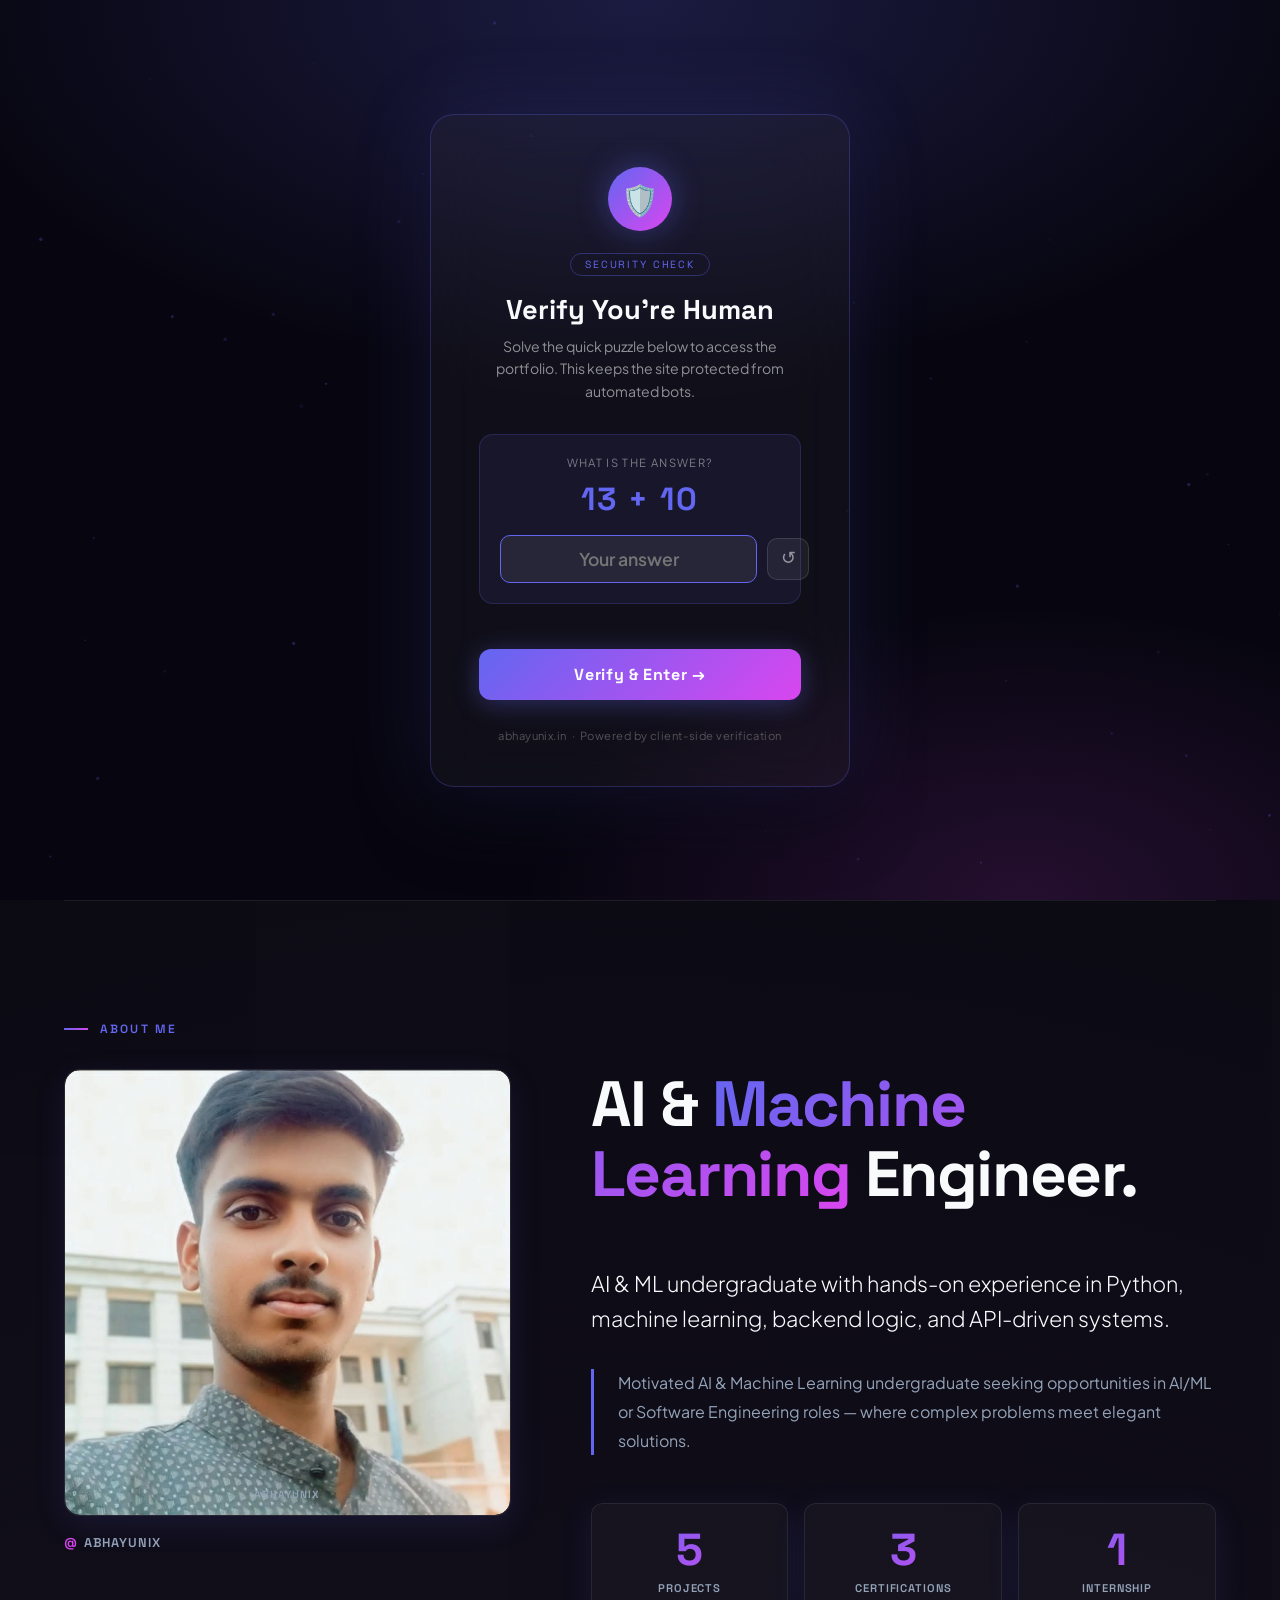
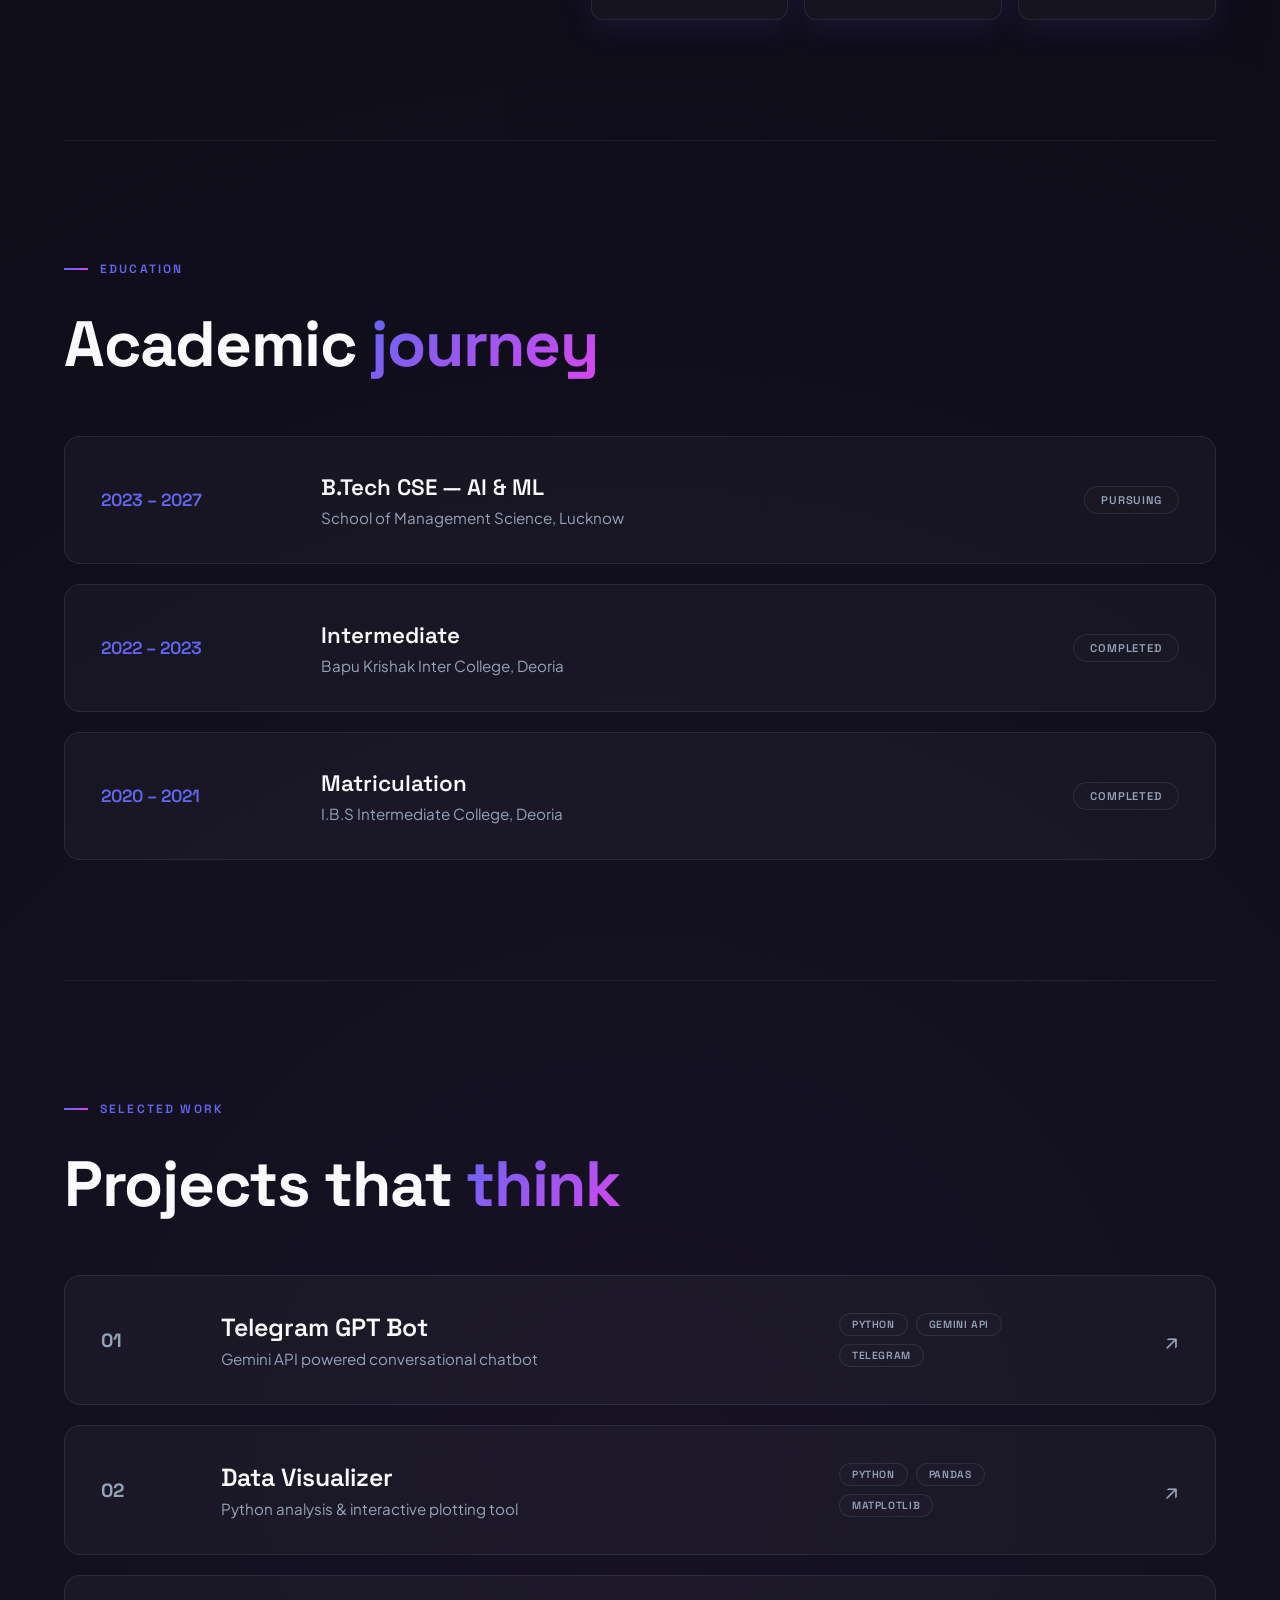
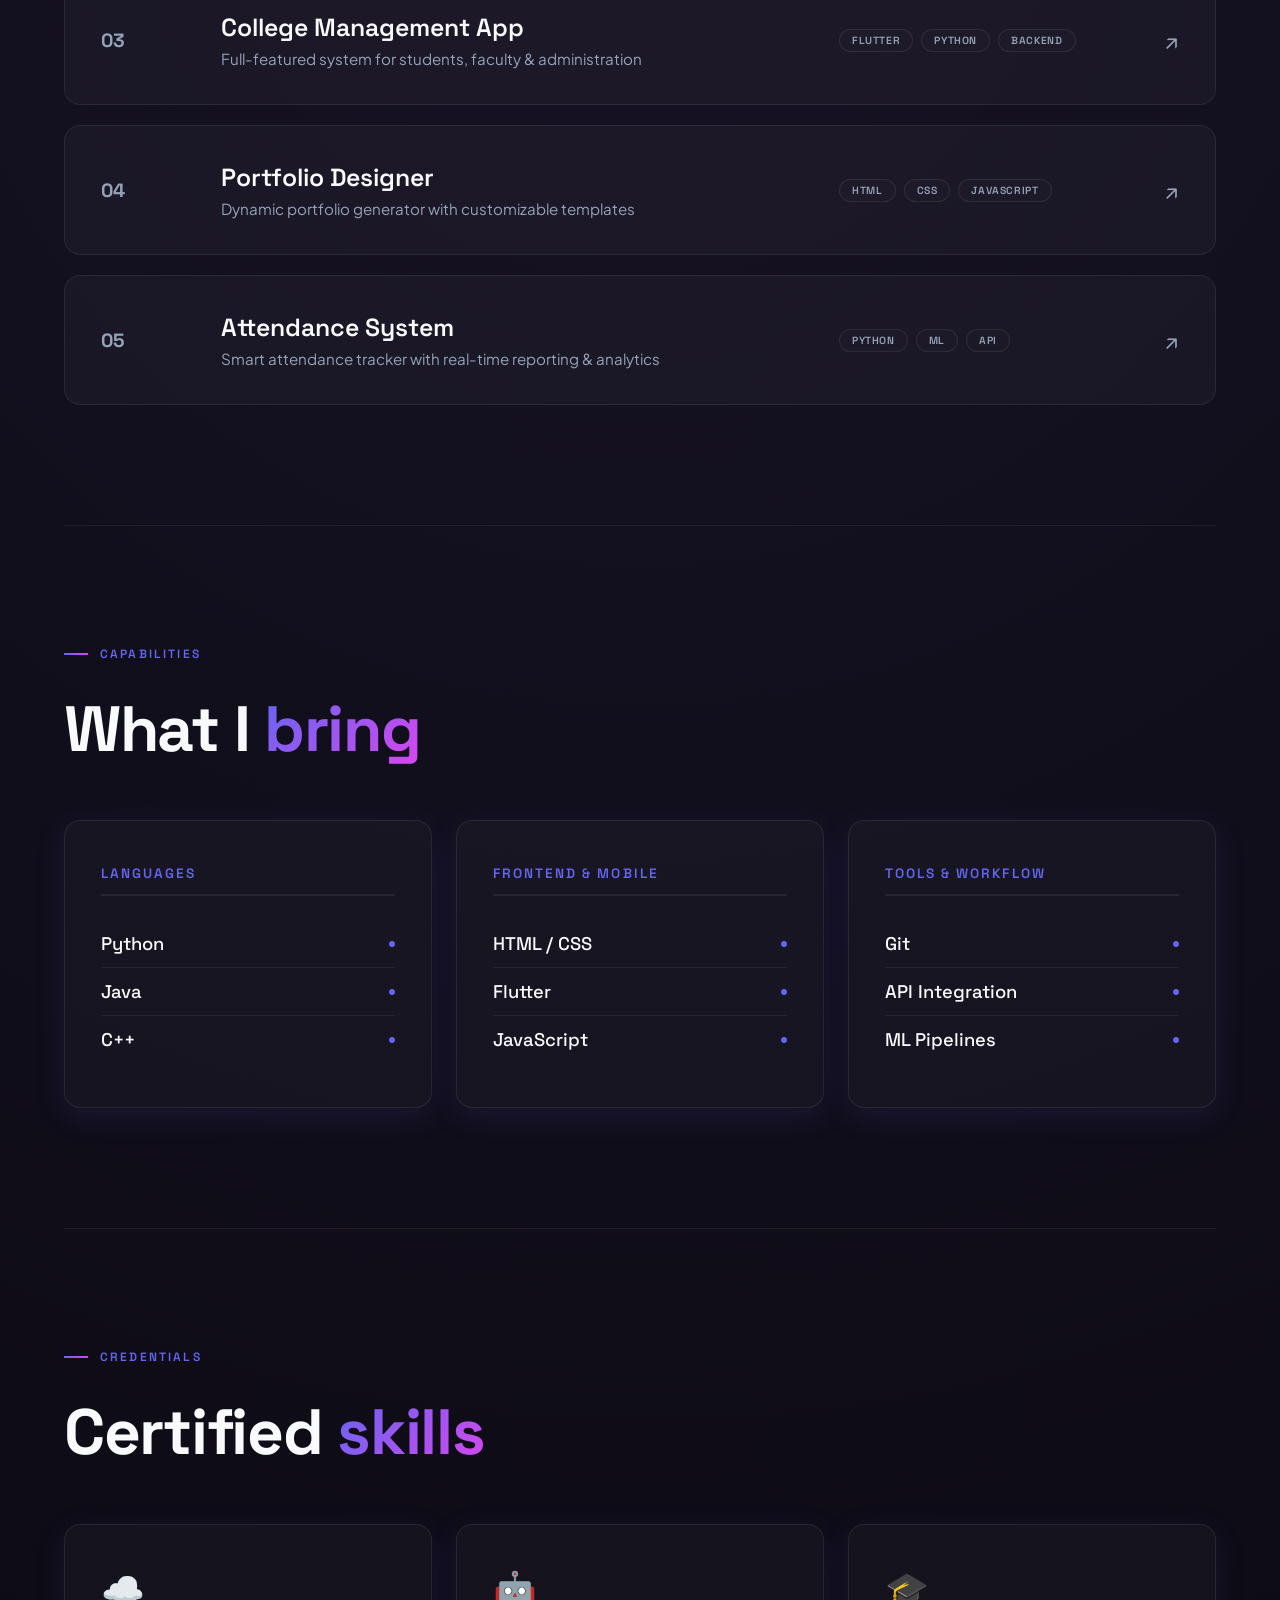
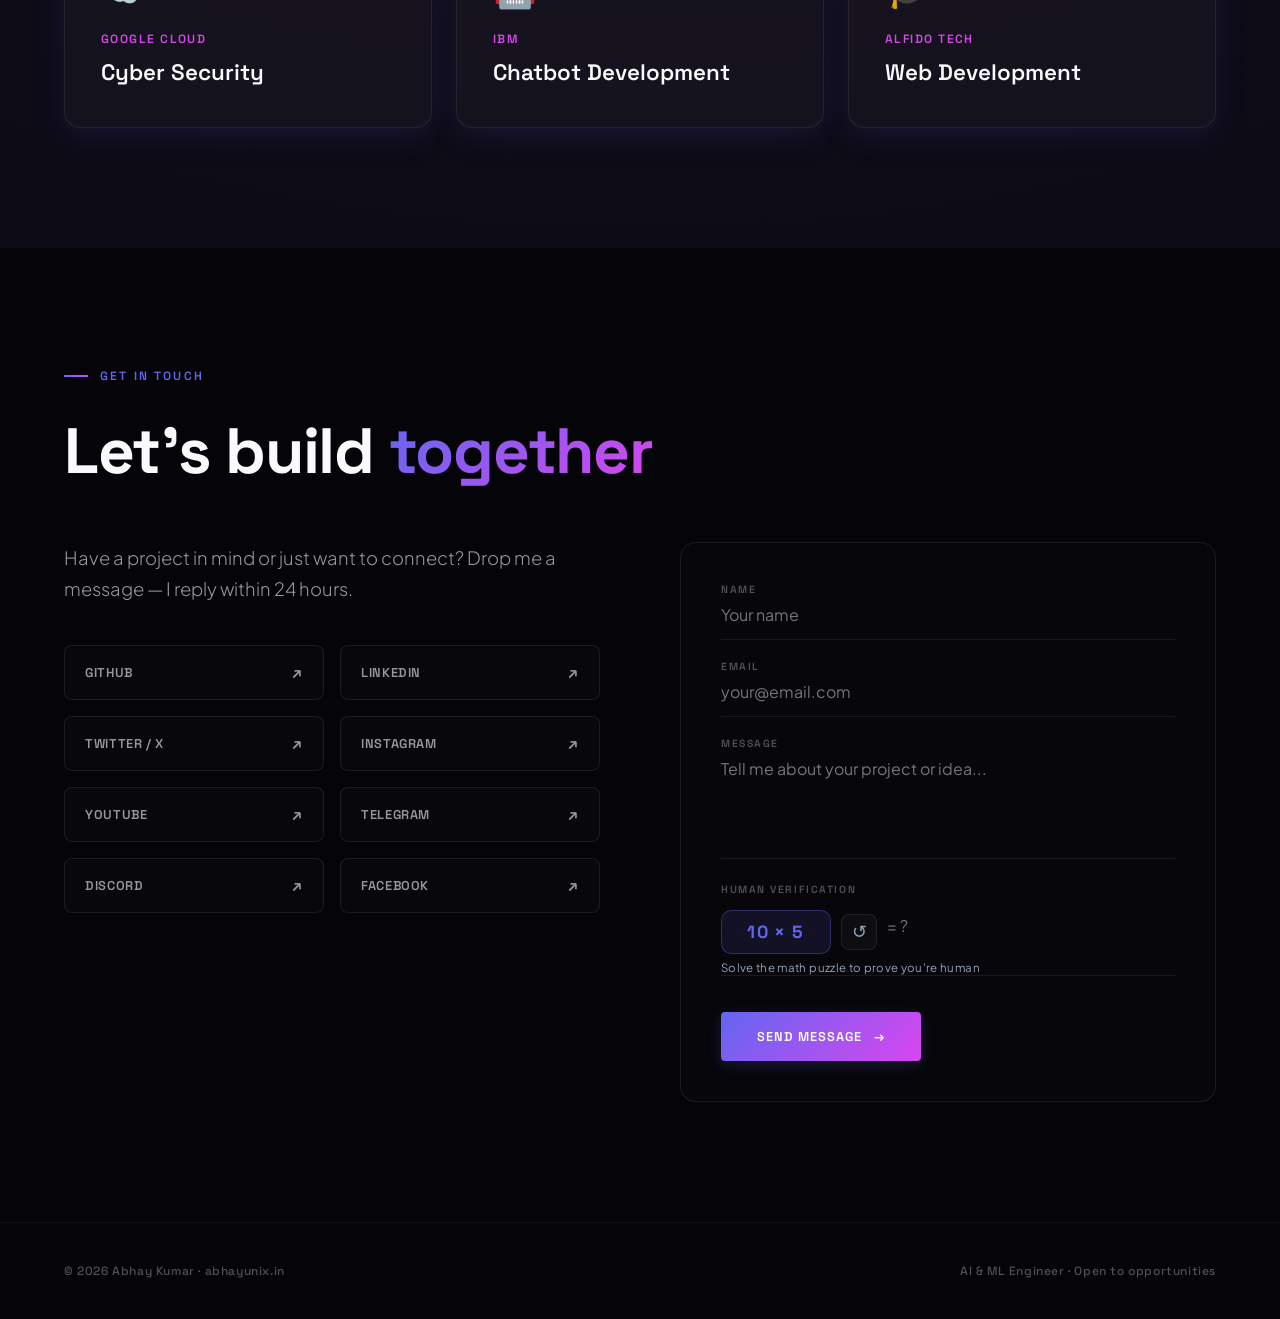
<file: index.html>
<!DOCTYPE html>
<html lang="en">

<head>
  <meta charset="UTF-8" />
  <meta name="viewport" content="width=device-width, initial-scale=1.0" />

  <!-- SEO -->
  <title>Abhay Kumar | AI & Machine Learning Engineer Portfolio</title>
  <meta name="description"
    content="Explore AI & Machine Learning engineer portfolio of Abhay Kumar (Abhayunix). Featuring smart systems, clean backend API design, and interactive simulations." />
  <meta name="keywords"
    content="Abhayunix, Abhay Kumar AI, Machine Learning Engineer, Python Developer, Portfolio, Software Engineer" />
  <meta name="author" content="Abhay Kumar" />
  <link rel="canonical" href="https://abhayunix.in/" />
  <meta name="robots" content="index, follow" />

  <!-- Open Graph -->
  <meta property="og:title" content="Abhay Kumar | AI & ML Engineer Portfolio" />
  <meta property="og:description" content="Explore intelligent systems, APIs, and ML projects by Abhay Kumar." />
  <meta property="og:url" content="https://abhayunix.in/" />
  <meta property="og:type" content="website" />
  <meta property="og:image" content="https://abhayunix.in/abhayunix.jpg" />
  <meta property="og:site_name" content="Abhayunix" />

  <!-- Twitter Card -->
  <meta name="twitter:card" content="summary_large_image" />
  <meta name="twitter:site" content="@abhayunix" />
  <meta name="twitter:creator" content="@abhayunix" />
  <meta name="twitter:title" content="Abhay Kumar | AI & ML Engineer" />
  <meta name="twitter:description" content="AI & Machine Learning projects and real-world implementations." />
  <meta name="twitter:image" content="https://abhayunix.in/abhayunix.jpg" />

  <!-- Schema.org (Person Profile) -->
  <script type="application/ld+json">
{
  "@context":"https://schema.org",
  "@type":"Person",
  "name":"Abhay Kumar",
  "url":"https://abhayunix.in/",
  "sameAs":[
    "https://github.com/abhayunix",
    "https://in.linkedin.com/in/abhayunix",
    "https://x.com/abhayunix"
  ],
  "jobTitle":"AI & Machine Learning Engineer",
  "alumniOf":{
    "@type":"EducationalOrganization",
    "name":"School of Management Science, Lucknow"
  },
  "knowsAbout":[
    "Artificial Intelligence",
    "Machine Learning",
    "Python",
    "API Development",
    "Software Engineering"
  ]
}
</script>

  <link rel="preconnect" href="https://fonts.googleapis.com">
  <link rel="preconnect" href="https://fonts.gstatic.com" crossorigin>
  <link
    href="https://fonts.googleapis.com/css2?family=Plus+Jakarta+Sans:wght@300;400;500;600;700&family=Space+Grotesk:wght@400;500;600;700&display=swap"
    rel="stylesheet">

  <style>
    *,
    *::before,
    *::after {
      margin: 0;
      padding: 0;
      box-sizing: border-box;
    }

    /* ══ CONFIGURATION / DESIGN SYSTEM ══ */
    :root {
      --bg: #0a090e;
      --bg-gradient: radial-gradient(circle at 50% 50%, #161224 0%, #08070c 100%);
      --card-bg: rgba(255, 255, 255, 0.03);
      --card-border: rgba(255, 255, 255, 0.08);
      --card-hover-border: rgba(99, 102, 241, 0.4);
      --ink: #f8fafc;
      --soft: #94a3b8;
      --accent: #6366f1;
      /* Indigo */
      --accent-gradient: linear-gradient(135deg, #6366f1 0%, #d946ef 100%);
      --accent2: #d946ef;
      /* Magenta */
      --line: rgba(255, 255, 255, 0.07);
      --glow-shadow: 0 8px 32px 0 rgba(99, 102, 241, 0.12);
      --font-title: 'Space Grotesk', sans-serif;
      --font-body: 'Plus Jakarta Sans', sans-serif;
      --nav-bg: rgba(8, 7, 12, 0.85);
      --contact-bg: #050408;
      --contact-txt: #f8fafc;
      --contact-muted: rgba(248, 250, 252, 0.6);
      --contact-border: rgba(255, 255, 255, 0.08);
    }

    body.light {
      --bg: #f8fafc;
      --bg-gradient: radial-gradient(circle at 50% 50%, #ffffff 0%, #f1f5f9 100%);
      --card-bg: rgba(255, 255, 255, 0.7);
      --card-border: rgba(0, 0, 0, 0.06);
      --card-hover-border: rgba(79, 70, 229, 0.3);
      --ink: #0f172a;
      --soft: #64748b;
      --accent: #4f46e5;
      --accent-gradient: linear-gradient(135deg, #4f46e5 0%, #c084fc 100%);
      --accent2: #c084fc;
      --line: rgba(0, 0, 0, 0.06);
      --glow-shadow: 0 8px 32px 0 rgba(79, 70, 229, 0.08);
      --nav-bg: rgba(248, 250, 252, 0.85);
      --contact-bg: #f1f5f9;
      --contact-txt: #0f172a;
      --contact-muted: rgba(15, 23, 42, 0.7);
      --contact-border: rgba(0, 0, 0, 0.08);
    }

    html {
      scroll-behavior: smooth;
      scrollbar-width: thin;
      scrollbar-color: var(--accent) var(--bg);
    }

    /* Custom Scrollbar for Webkit */
    ::-webkit-scrollbar {
      width: 8px;
      height: 8px;
    }

    ::-webkit-scrollbar-track {
      background: var(--bg);
    }

    ::-webkit-scrollbar-thumb {
      background: var(--card-border);
      border-radius: 4px;
    }

    ::-webkit-scrollbar-thumb:hover {
      background: var(--accent);
    }

    body {
      background: var(--bg);
      background-image: var(--bg-gradient);
      color: var(--ink);
      font-family: var(--font-body);
      font-weight: 400;
      overflow-x: hidden;
      cursor: none;
      transition: background 0.5s, color 0.4s;
      min-height: 100vh;
    }

    /* ══ BACKGROUND AMBIENCE ══ */
    .orbs {
      position: fixed;
      inset: 0;
      z-index: -1;
      overflow: hidden;
      pointer-events: none;
    }

    .orb {
      position: absolute;
      border-radius: 50%;
      filter: blur(120px);
      opacity: 0.15;
      transition: opacity 0.5s, transform 0.5s;
    }

    .orb-1 {
      width: 500px;
      height: 500px;
      background: var(--accent);
      top: -200px;
      left: -100px;
      animation: float1 15s infinite alternate ease-in-out;
    }

    .orb-2 {
      width: 450px;
      height: 450px;
      background: var(--accent2);
      bottom: -150px;
      right: -100px;
      animation: float2 18s infinite alternate ease-in-out;
    }

    .orb-3 {
      width: 320px;
      height: 320px;
      background: #3b82f6;
      top: 40%;
      left: 60%;
      animation: float3 20s infinite alternate ease-in-out;
    }

    body.light .orb {
      opacity: 0.06;
    }

    @keyframes float1 {
      0% {
        transform: translate(0, 0);
      }

      100% {
        transform: translate(60px, 80px);
      }
    }

    @keyframes float2 {
      0% {
        transform: translate(0, 0);
      }

      100% {
        transform: translate(-80px, -60px);
      }
    }

    @keyframes float3 {
      0% {
        transform: translate(0, 0);
      }

      100% {
        transform: translate(40px, -70px);
      }
    }

    /* ══ CURSOR ══ */
    #cur {
      display: none;
      position: fixed;
      width: 8px;
      height: 8px;
      background: var(--accent);
      border-radius: 50%;
      pointer-events: none;
      z-index: 100001;
      transform: translate(-50%, -50%);
      transition: width 0.2s, height 0.2s, background 0.2s;
      box-shadow: 0 0 10px var(--accent);
    }

    #curR {
      display: none;
      position: fixed;
      width: 30px;
      height: 30px;
      border: 1.5px solid var(--accent);
      border-radius: 50%;
      pointer-events: none;
      z-index: 100000;
      transform: translate(-50%, -50%);
      transition: all 0.18s ease-out;
      opacity: 0.4;
    }

    #cur.h {
      width: 14px;
      height: 14px;
      background: var(--accent2);
      box-shadow: 0 0 15px var(--accent2);
    }

    #curR.h {
      width: 45px;
      height: 45px;
      opacity: 0.8;
      border-color: var(--accent2);
      transform: translate(-50%, -50%) rotate(45deg);
    }

    /* ══ THEME BUTTON ══ */
    #theme-btn {
      position: fixed;
      bottom: 28px;
      right: 28px;
      z-index: 1000;
      width: 48px;
      height: 48px;
      border-radius: 50%;
      background: var(--card-bg);
      border: 1px solid var(--card-border);
      color: var(--ink);
      cursor: none;
      font-size: 1.2rem;
      display: flex;
      align-items: center;
      justify-content: center;
      box-shadow: var(--glow-shadow);
      backdrop-filter: blur(12px);
      transition: background 0.3s, border-color 0.3s, transform 0.2s;
    }

    #theme-btn:hover {
      transform: scale(1.1);
      border-color: var(--accent);
      box-shadow: 0 0 15px rgba(99, 102, 241, 0.3);
    }

    /* ══ NAVIGATION ══ */
    nav {
      position: fixed;
      inset: 0 0 auto 0;
      z-index: 200;
      display: flex;
      justify-content: space-between;
      align-items: center;
      padding: 20px 64px;
      transition: background 0.3s, backdrop-filter 0.3s, border-color 0.3s;
      border-bottom: 1px solid transparent;
    }

    nav.scrolled {
      background: var(--nav-bg);
      backdrop-filter: blur(16px);
      border-color: var(--card-border);
    }

    .nav-logo {
      font-family: var(--font-title);
      font-size: 1.4rem;
      font-weight: 700;
      letter-spacing: -0.02em;
      text-decoration: none;
      color: var(--ink);
      transition: color 0.4s;
      display: flex;
      align-items: center;
      gap: 4px;
    }

    .nav-logo span {
      background: var(--accent-gradient);
      -webkit-background-clip: text;
      background-clip: text;
      -webkit-text-fill-color: transparent;
    }

    .nav-links {
      display: flex;
      gap: 32px;
      list-style: none;
      align-items: center;
    }

    .nav-links a {
      font-family: var(--font-title);
      font-size: 0.8rem;
      font-weight: 500;
      letter-spacing: 0.05em;
      text-transform: uppercase;
      text-decoration: none;
      color: var(--soft);
      transition: color 0.2s;
      position: relative;
      padding: 4px 0;
    }

    .nav-links a::after {
      content: '';
      position: absolute;
      bottom: 0;
      left: 0;
      width: 0;
      height: 2px;
      background: var(--accent-gradient);
      transition: width 0.3s;
    }

    .nav-links a:hover {
      color: var(--ink);
    }

    .nav-links a:hover::after {
      width: 100%;
    }

    .nav-badge {
      font-size: 0.65rem;
      font-weight: 600;
      background: rgba(99, 102, 241, 0.15);
      border: 1px solid rgba(99, 102, 241, 0.3);
      color: var(--accent);
      padding: 4px 12px;
      border-radius: 20px;
      letter-spacing: 0.04em;
      text-transform: uppercase;
      margin-left: 6px;
      animation: pulse-glow 2s infinite;
    }

    @keyframes pulse-glow {

      0%,
      100% {
        box-shadow: 0 0 5px rgba(99, 102, 241, 0.1);
      }

      50% {
        box-shadow: 0 0 15px rgba(99, 102, 241, 0.3);
      }
    }

    #hamburger {
      display: none;
    }

    /* ══ HERO SECTION ══ */
    #hero {
      min-height: 100vh;
      padding: 140px 64px 80px;
      position: relative;
      overflow: hidden;
      display: flex;
      flex-direction: column;
      justify-content: center;
    }

    .hero-bg-text {
      position: absolute;
      right: -5%;
      bottom: 5%;
      font-family: var(--font-title);
      font-size: clamp(8rem, 24vw, 22rem);
      font-weight: 800;
      color: transparent;
      -webkit-text-stroke: 1.5px rgba(255, 255, 255, 0.02);
      pointer-events: none;
      user-select: none;
      line-height: 0.8;
      white-space: nowrap;
      transition: -webkit-text-stroke-color 0.4s;
    }

    body.light .hero-bg-text {
      -webkit-text-stroke: 1.5px rgba(0, 0, 0, 0.015);
    }

    .hero-chip {
      display: inline-flex;
      align-items: center;
      gap: 8px;
      font-family: var(--font-title);
      font-size: 0.75rem;
      font-weight: 600;
      letter-spacing: 0.12em;
      text-transform: uppercase;
      color: var(--accent);
      margin-bottom: 24px;
      opacity: 0;
      animation: up 0.7s 0.1s forwards;
    }

    .hero-chip::before {
      content: '';
      width: 24px;
      height: 2px;
      background: var(--accent-gradient);
    }

    h1.hero-name {
      font-family: var(--font-title);
      font-size: clamp(3.8rem, 9vw, 8.5rem);
      font-weight: 700;
      line-height: 0.95;
      letter-spacing: -0.03em;
      opacity: 0;
      animation: up 1s 0.3s forwards;
    }

    h1.hero-name em {
      font-style: normal;
      background: var(--accent-gradient);
      -webkit-background-clip: text;
      background-clip: text;
      -webkit-text-fill-color: transparent;
    }

    .hero-sub {
      margin-top: 28px;
      font-size: 1.1rem;
      color: var(--soft);
      max-width: 580px;
      line-height: 1.75;
      opacity: 0;
      animation: up 0.8s 0.6s forwards;
    }

    .hero-cta {
      margin-top: 42px;
      display: flex;
      gap: 20px;
      align-items: center;
      opacity: 0;
      animation: up 0.8s 0.8s forwards;
    }

    .btn-primary {
      display: inline-flex;
      align-items: center;
      gap: 10px;
      background: var(--accent-gradient);
      color: #fff;
      font-family: var(--font-title);
      font-size: 0.8rem;
      font-weight: 600;
      letter-spacing: 0.08em;
      text-transform: uppercase;
      padding: 16px 36px;
      text-decoration: none;
      cursor: none;
      border-radius: 4px;
      box-shadow: var(--glow-shadow);
      transition: transform 0.2s, box-shadow 0.2s;
      border: none;
    }

    .btn-primary:hover {
      transform: translateY(-2px);
      box-shadow: 0 10px 25px rgba(99, 102, 241, 0.25);
    }

    .btn-ghost {
      font-family: var(--font-title);
      font-size: 0.8rem;
      font-weight: 600;
      letter-spacing: 0.08em;
      text-transform: uppercase;
      text-decoration: none;
      color: var(--soft);
      border-bottom: 2px solid var(--card-border);
      padding: 4px 0;
      cursor: none;
      transition: color 0.2s, border-color 0.2s;
    }

    .btn-ghost:hover {
      color: var(--ink);
      border-color: var(--accent);
    }

    .hero-scroll {
      position: absolute;
      right: 64px;
      bottom: 40px;
      display: flex;
      flex-direction: column;
      align-items: center;
      gap: 12px;
      opacity: 0;
      animation: up 0.7s 1.1s forwards;
    }

    .hero-scroll span {
      font-family: var(--font-title);
      font-size: 0.65rem;
      font-weight: 600;
      letter-spacing: 0.18em;
      text-transform: uppercase;
      color: var(--soft);
      writing-mode: vertical-rl;
    }

    .sline {
      width: 2px;
      height: 56px;
      background: var(--card-border);
      position: relative;
      overflow: hidden;
    }

    .sline::after {
      content: '';
      position: absolute;
      top: -100%;
      left: 0;
      width: 2px;
      height: 100%;
      background: var(--accent2);
      animation: drop 2s 1.4s ease-in-out infinite;
    }

    @keyframes drop {
      0% {
        top: -100%
      }

      100% {
        top: 100%
      }
    }

    @keyframes up {
      from {
        opacity: 0;
        transform: translateY(30px)
      }

      to {
        opacity: 1;
        transform: none
      }
    }

    /* ══ SECTIONS SHARED ══ */
    section {
      padding: 120px 64px;
      position: relative;
    }

    .divider {
      height: 1px;
      background: var(--line);
      margin: 0 64px;
    }

    .stag {
      font-family: var(--font-title);
      font-size: 0.75rem;
      font-weight: 600;
      letter-spacing: 0.18em;
      text-transform: uppercase;
      color: var(--accent);
      margin-bottom: 32px;
      display: flex;
      align-items: center;
      gap: 12px;
    }

    .stag::before {
      content: '';
      width: 24px;
      height: 2px;
      background: var(--accent-gradient);
      flex-shrink: 0;
    }

    .sh {
      font-family: var(--font-title);
      font-size: clamp(2.4rem, 5vw, 4.2rem);
      font-weight: 700;
      line-height: 1.1;
      margin-bottom: 56px;
      letter-spacing: -0.02em;
    }

    .sh em {
      font-style: normal;
      background: var(--accent-gradient);
      -webkit-background-clip: text;
      background-clip: text;
      -webkit-text-fill-color: transparent;
    }

    /* ══ ABOUT ══ */
    #about {
      background: rgba(255, 255, 255, 0.005);
    }

    .about-grid {
      display: grid;
      grid-template-columns: 1fr 1.4fr;
      gap: 80px;
      align-items: start;
    }

    .about-left {
      position: sticky;
      top: 120px;
    }

    .avatar-box {
      width: 100%;
      aspect-ratio: 1;
      background: var(--card-bg);
      border: 1px solid var(--card-border);
      border-radius: 16px;
      display: flex;
      align-items: center;
      justify-content: center;
      position: relative;
      overflow: hidden;
      box-shadow: var(--glow-shadow);
      transition: border-color 0.3s;
    }

    .avatar-box:hover {
      border-color: var(--accent);
    }

    .avatar-box img {
      width: 100%;
      height: 100%;
      object-fit: cover;
      position: absolute;
      inset: 0;
      border-radius: 15px;
    }

    .avatar-init {
      font-family: var(--font-title);
      font-size: 5rem;
      font-weight: 700;
      background: var(--accent-gradient);
      -webkit-background-clip: text;
      background-clip: text;
      -webkit-text-fill-color: transparent;
      line-height: 1;
    }

    .avatar-hint {
      position: absolute;
      bottom: 14px;
      font-family: var(--font-title);
      font-size: 0.65rem;
      font-weight: 600;
      letter-spacing: 0.1em;
      text-transform: uppercase;
      color: var(--soft);
    }

    .about-handle {
      margin-top: 18px;
      font-family: var(--font-title);
      font-size: 0.8rem;
      font-weight: 600;
      letter-spacing: 0.08em;
      text-transform: uppercase;
      color: var(--soft);
      display: flex;
      align-items: center;
      gap: 6px;
    }

    .about-handle::before {
      content: '@';
      color: var(--accent2);
    }

    .about-bio {
      font-size: 1.35rem;
      font-weight: 300;
      line-height: 1.65;
      margin-bottom: 32px;
      color: var(--ink);
    }

    .about-obj {
      font-size: 1rem;
      line-height: 1.8;
      color: var(--soft);
      margin-bottom: 48px;
      border-left: 3px solid var(--accent);
      padding-left: 24px;
    }

    .about-stats {
      display: grid;
      grid-template-columns: repeat(3, 1fr);
      gap: 16px;
    }

    .stat {
      background: var(--card-bg);
      border: 1px solid var(--card-border);
      border-radius: 12px;
      padding: 24px 20px;
      text-align: center;
      box-shadow: var(--glow-shadow);
      transition: transform 0.2s, border-color 0.2s;
    }

    .stat:hover {
      transform: translateY(-4px);
      border-color: var(--accent2);
    }

    .stat-n {
      font-family: var(--font-title);
      font-size: 2.8rem;
      font-weight: 700;
      line-height: 1;
      background: var(--accent-gradient);
      -webkit-background-clip: text;
      background-clip: text;
      -webkit-text-fill-color: transparent;
    }

    .stat-l {
      font-family: var(--font-title);
      font-size: 0.7rem;
      font-weight: 600;
      letter-spacing: 0.08em;
      text-transform: uppercase;
      color: var(--soft);
      margin-top: 8px;
    }

    /* ══ EDUCATION ══ */
    .edu-list {
      display: flex;
      flex-direction: column;
      gap: 20px;
    }

    .edu-item {
      display: grid;
      grid-template-columns: 180px 1fr auto;
      gap: 40px;
      padding: 36px;
      background: var(--card-bg);
      border: 1px solid var(--card-border);
      border-radius: 16px;
      align-items: center;
      transition: transform 0.3s, border-color 0.3s, box-shadow 0.3s;
    }

    .edu-item:hover {
      transform: translateY(-4px);
      border-color: var(--accent);
      box-shadow: var(--glow-shadow);
    }

    .edu-year {
      font-family: var(--font-title);
      font-size: 1.1rem;
      font-weight: 600;
      color: var(--accent);
    }

    .edu-name {
      font-family: var(--font-title);
      font-size: 1.4rem;
      font-weight: 600;
      color: var(--ink);
    }

    .edu-inst {
      font-size: 0.95rem;
      color: var(--soft);
      margin-top: 6px;
    }

    .edu-badge {
      font-family: var(--font-title);
      font-size: 0.7rem;
      font-weight: 600;
      letter-spacing: 0.08em;
      text-transform: uppercase;
      border: 1px solid var(--card-border);
      padding: 6px 16px;
      border-radius: 30px;
      color: var(--soft);
      background: rgba(255, 255, 255, 0.01);
      white-space: nowrap;
    }

    .edu-item:hover .edu-badge {
      border-color: var(--accent2);
      color: var(--accent2);
    }

    /* ══ PROJECTS (REDESIGNED FOR INTERACTIVE CLICK PREVIEWS) ══ */
    .proj-list {
      display: flex;
      flex-direction: column;
      gap: 20px;
    }

    .proj-item {
      display: grid;
      grid-template-columns: 80px 1fr 240px 60px;
      gap: 40px;
      padding: 36px;
      background: var(--card-bg);
      border: 1px solid var(--card-border);
      border-radius: 16px;
      align-items: center;
      color: var(--ink);
      cursor: none;
      transition: transform 0.3s, border-color 0.3s, box-shadow 0.3s;
    }

    .proj-num {
      font-family: var(--font-title);
      font-size: 1.2rem;
      font-weight: 700;
      color: var(--soft);
    }

    .proj-name {
      font-family: var(--font-title);
      font-size: 1.55rem;
      font-weight: 600;
      transition: color 0.2s;
    }

    .proj-desc {
      font-size: 0.95rem;
      color: var(--soft);
      margin-top: 6px;
    }

    .proj-tags {
      display: flex;
      gap: 8px;
      flex-wrap: wrap;
      justify-content: flex-start;
    }

    .ptag {
      font-family: var(--font-title);
      font-size: 0.65rem;
      font-weight: 600;
      letter-spacing: 0.06em;
      text-transform: uppercase;
      border: 1px solid var(--card-border);
      padding: 4px 12px;
      border-radius: 20px;
      color: var(--soft);
      background: rgba(255, 255, 255, 0.01);
    }

    .proj-arrow {
      text-align: right;
      font-size: 1.4rem;
      color: var(--soft);
      transition: color 0.25s, transform 0.25s;
    }

    .proj-item:hover {
      transform: translateY(-4px);
      border-color: var(--accent);
      box-shadow: var(--glow-shadow);
    }

    .proj-item:hover .proj-name {
      background: var(--accent-gradient);
      -webkit-background-clip: text;
      background-clip: text;
      -webkit-text-fill-color: transparent;
    }

    .proj-item:hover .proj-arrow {
      color: var(--accent2);
      transform: translate(6px, -6px);
    }

    .proj-item:hover .ptag {
      border-color: rgba(99, 102, 241, 0.3);
      color: var(--accent);
    }

    /* ══ SKILLS ══ */
    .skills-wrap {
      display: grid;
      grid-template-columns: repeat(3, 1fr);
      gap: 24px;
    }

    .sg {
      background: var(--card-bg);
      border: 1px solid var(--card-border);
      border-radius: 16px;
      padding: 44px 36px;
      box-shadow: var(--glow-shadow);
      transition: transform 0.3s, border-color 0.3s;
    }

    .sg:hover {
      transform: translateY(-4px);
      border-color: var(--accent);
    }

    .sg-title {
      font-family: var(--font-title);
      font-size: 0.85rem;
      font-weight: 600;
      letter-spacing: 0.15em;
      text-transform: uppercase;
      color: var(--accent);
      margin-bottom: 24px;
      border-bottom: 2px solid var(--line);
      padding-bottom: 12px;
    }

    .sg-list {
      list-style: none;
    }

    .sg-list li {
      font-family: var(--font-title);
      font-size: 1.15rem;
      font-weight: 500;
      padding: 12px 0;
      border-bottom: 1px solid var(--line);
      display: flex;
      justify-content: space-between;
      align-items: center;
      transition: color 0.2s, padding-left 0.2s;
    }

    .sg-list li:last-child {
      border-bottom: none;
    }

    .sg-list li:hover {
      color: var(--accent2);
      padding-left: 6px;
    }

    .dot {
      width: 6px;
      height: 6px;
      background: var(--accent);
      border-radius: 50%;
      flex-shrink: 0;
      transition: background 0.2s, transform 0.2s;
    }

    .sg-list li:hover .dot {
      background: var(--accent2);
      transform: scale(1.4);
    }

    /* ══ CERTIFICATIONS (CLICKABLE PREVIEWS) ══ */
    .certs-grid {
      display: grid;
      grid-template-columns: repeat(3, 1fr);
      gap: 24px;
    }

    .cert-card {
      background: var(--card-bg);
      border: 1px solid var(--card-border);
      border-radius: 16px;
      padding: 40px 36px;
      cursor: none;
      box-shadow: var(--glow-shadow);
      transition: transform 0.3s, border-color 0.3s, box-shadow 0.3s;
      position: relative;
      overflow: hidden;
    }

    .cert-card::before {
      content: 'VIEW PREVIEW';
      position: absolute;
      bottom: -40px;
      left: 0;
      right: 0;
      text-align: center;
      background: var(--accent-gradient);
      color: #fff;
      font-family: var(--font-title);
      font-size: 0.65rem;
      font-weight: 700;
      letter-spacing: 0.1em;
      padding: 8px 0;
      transition: bottom 0.25s ease-out;
    }

    .cert-card:hover::before {
      bottom: 0;
    }

    .cert-card:hover {
      transform: translateY(-6px);
      border-color: var(--accent);
    }

    .cert-issuer {
      font-family: var(--font-title);
      font-size: 0.75rem;
      font-weight: 600;
      letter-spacing: 0.12em;
      text-transform: uppercase;
      color: var(--accent2);
      margin-bottom: 12px;
    }

    .cert-title {
      font-family: var(--font-title);
      font-size: 1.4rem;
      font-weight: 600;
      line-height: 1.25;
    }

    .cert-icon {
      font-size: 2.2rem;
      margin-bottom: 20px;
    }

    /* ══ CONTACT ══ */
    #contact {
      background: var(--contact-bg);
      color: var(--contact-txt);
      transition: background 0.5s;
    }

    #contact .stag {
      color: var(--accent);
    }

    #contact .stag::before {
      background: var(--accent-gradient);
    }

    #contact .sh {
      color: var(--contact-txt);
    }

    #contact .sh em {
      background: var(--accent-gradient);
      -webkit-background-clip: text;
      background-clip: text;
      -webkit-text-fill-color: transparent;
    }

    .contact-grid {
      display: grid;
      grid-template-columns: 1fr 1fr;
      gap: 80px;
      align-items: start;
    }

    .contact-intro {
      font-size: 1.15rem;
      font-weight: 300;
      line-height: 1.7;
      color: var(--contact-muted);
      margin-bottom: 40px;
    }

    .contact-email {
      font-family: var(--font-title);
      font-size: clamp(1.2rem, 2.5vw, 2.1rem);
      font-weight: 600;
      color: var(--contact-txt);
      text-decoration: none;
      display: inline-block;
      border-bottom: 2px solid var(--contact-border);
      padding-bottom: 20px;
      margin-bottom: 44px;
      transition: color 0.2s, border-color 0.2s;
      word-break: break-all;
    }

    .contact-email:hover {
      color: var(--accent);
      border-color: var(--accent);
    }

    .socials-grid {
      display: grid;
      grid-template-columns: 1fr 1fr;
      gap: 16px;
    }

    .social-link {
      display: flex;
      align-items: center;
      justify-content: space-between;
      padding: 16px 20px;
      background: rgba(255, 255, 255, 0.015);
      border: 1px solid var(--contact-border);
      border-radius: 8px;
      text-decoration: none;
      color: var(--contact-muted);
      font-family: var(--font-title);
      font-size: 0.8rem;
      font-weight: 600;
      letter-spacing: 0.05em;
      text-transform: uppercase;
      transition: color 0.2s, background 0.2s, border-color 0.2s;
      cursor: none;
    }

    .social-link:hover {
      color: var(--accent);
      border-color: var(--accent);
      background: rgba(99, 102, 241, 0.05);
    }

    .social-link span {
      font-size: 1rem;
      transition: transform 0.2s;
    }

    .social-link:hover span {
      transform: translate(3px, -3px);
    }

    .contact-form {
      display: flex;
      flex-direction: column;
      gap: 20px;
      background: rgba(255, 255, 255, 0.01);
      border: 1px solid var(--contact-border);
      padding: 40px;
      border-radius: 16px;
    }

    .ff {
      display: flex;
      flex-direction: column;
      border-bottom: 1.5px solid var(--contact-border);
      transition: border-color 0.3s;
    }

    .ff:focus-within {
      border-color: var(--accent);
    }

    .ff label {
      font-family: var(--font-title);
      font-size: 0.65rem;
      font-weight: 600;
      letter-spacing: 0.15em;
      text-transform: uppercase;
      color: rgba(255, 255, 255, 0.3);
      margin-bottom: 8px;
    }

    body.light .ff label {
      color: rgba(0, 0, 0, 0.4);
    }

    .ff input,
    .ff textarea {
      background: transparent;
      border: none;
      outline: none;
      color: var(--contact-txt);
      font-family: var(--font-body);
      font-size: 1rem;
      font-weight: 400;
      padding-bottom: 14px;
      resize: none;
    }

    body.light .ff input,
    body.light .ff textarea {
      color: var(--ink);
    }

    .ff textarea {
      min-height: 100px;
    }

    .btn-send {
      margin-top: 16px;
      align-self: flex-start;
      display: inline-flex;
      align-items: center;
      gap: 12px;
      background: var(--accent-gradient);
      color: #fff;
      border: none;
      padding: 16px 36px;
      border-radius: 4px;
      font-family: var(--font-title);
      font-size: 0.8rem;
      font-weight: 600;
      letter-spacing: 0.08em;
      text-transform: uppercase;
      cursor: none;
      box-shadow: 0 4px 15px rgba(99, 102, 241, 0.2);
      transition: transform 0.2s, box-shadow 0.2s;
    }

    .btn-send:hover {
      transform: translateY(-2px);
      box-shadow: 0 8px 25px rgba(99, 102, 241, 0.35);
    }

    .btn-send .arr {
      transition: transform 0.2s;
    }

    .btn-send:hover .arr {
      transform: translateX(5px);
    }

    /* ══ FOOTER ══ */
    footer {
      background: var(--contact-bg);
      color: rgba(255, 255, 255, 0.3);
      padding: 40px 64px;
      display: flex;
      justify-content: space-between;
      align-items: center;
      border-top: 1px solid rgba(255, 255, 255, 0.05);
      font-family: var(--font-title);
      font-size: 0.75rem;
      font-weight: 500;
      letter-spacing: 0.05em;
      transition: background 0.5s;
    }

    body.light footer {
      color: rgba(0, 0, 0, 0.5);
      border-top-color: rgba(0, 0, 0, 0.08);
    }

    footer a {
      color: inherit;
      text-decoration: none;
      border-bottom: 1px solid transparent;
      transition: color 0.2s, border-color 0.2s;
    }

    footer a:hover {
      color: var(--accent);
      border-color: var(--accent);
    }

    /* ══ MODALS & SIMULATOR WIDGETS ══ */
    .modal-overlay {
      position: fixed;
      inset: 0;
      background: rgba(8, 7, 12, 0.8);
      backdrop-filter: blur(12px);
      z-index: 2000;
      display: flex;
      align-items: center;
      justify-content: center;
      opacity: 0;
      pointer-events: none;
      transition: opacity 0.35s ease;
      padding: 20px;
    }

    .modal-overlay.active {
      opacity: 1;
      pointer-events: auto;
    }

    .modal-container {
      background: rgba(18, 16, 26, 0.95);
      border: 1px solid var(--card-border);
      border-radius: 20px;
      width: 100%;
      max-width: 960px;
      max-height: 90vh;
      overflow-y: auto;
      position: relative;
      transform: translateY(30px) scale(0.95);
      transition: transform 0.35s cubic-bezier(0.16, 1, 0.3, 1);
      box-shadow: 0 25px 50px -12px rgba(0, 0, 0, 0.5), 0 0 40px rgba(99, 102, 241, 0.1);
      padding: 48px;
    }

    body.light .modal-container {
      background: rgba(255, 255, 255, 0.98);
      box-shadow: 0 25px 50px -12px rgba(0, 0, 0, 0.15);
    }

    .modal-overlay.active .modal-container {
      transform: translateY(0) scale(1);
    }

    .modal-close {
      position: absolute;
      top: 24px;
      right: 24px;
      background: var(--card-bg);
      border: 1px solid var(--card-border);
      color: var(--ink);
      width: 40px;
      height: 40px;
      border-radius: 50%;
      display: flex;
      align-items: center;
      justify-content: center;
      cursor: none;
      font-size: 1.5rem;
      line-height: 1;
      transition: background 0.2s, border-color 0.2s, transform 0.2s;
      z-index: 10;
    }

    .modal-close:hover {
      background: var(--accent2);
      border-color: var(--accent2);
      color: #fff;
      transform: rotate(90deg);
    }

    /* Modal Content Layout */
    .proj-modal-grid {
      display: grid;
      grid-template-columns: 1fr 1.1fr;
      gap: 48px;
      align-items: start;
    }

    .modal-left {
      position: sticky;
      top: 0;
    }

    .modal-right {
      display: flex;
      flex-direction: column;
      gap: 24px;
    }

    .modal-title-wrap h3 {
      font-family: var(--font-title);
      font-size: 2.2rem;
      font-weight: 700;
      letter-spacing: -0.02em;
      margin-bottom: 12px;
    }

    .modal-title-wrap .modal-tags {
      display: flex;
      gap: 8px;
      flex-wrap: wrap;
      margin-bottom: 16px;
    }

    .modal-desc {
      font-size: 1rem;
      line-height: 1.8;
      color: var(--soft);
    }

    .modal-feature-list {
      list-style: none;
      display: flex;
      flex-direction: column;
      gap: 12px;
      margin: 10px 0;
    }

    .modal-feature-list li {
      display: flex;
      align-items: flex-start;
      gap: 10px;
      font-size: 0.95rem;
      color: var(--ink);
    }

    .modal-feature-list li::before {
      content: '✓';
      color: var(--accent);
      font-weight: 700;
      flex-shrink: 0;
    }

    .modal-buttons {
      display: flex;
      gap: 16px;
      margin-top: 12px;
    }

    /* SIMULATOR CORE CONTAINER */
    .sim-container {
      width: 100%;
      background: rgba(0, 0, 0, 0.4);
      border: 1px solid var(--card-border);
      border-radius: 12px;
      overflow: hidden;
      box-shadow: inset 0 2px 10px rgba(0, 0, 0, 0.5);
      margin-bottom: 20px;
    }

    body.light .sim-container {
      background: #f1f5f9;
      box-shadow: inset 0 2px 6px rgba(0, 0, 0, 0.05);
    }

    .sim-header {
      background: rgba(255, 255, 255, 0.02);
      border-bottom: 1px solid var(--card-border);
      padding: 12px 16px;
      display: flex;
      justify-content: space-between;
      align-items: center;
    }

    body.light .sim-header {
      background: rgba(0, 0, 0, 0.02);
    }

    .sim-title {
      font-family: var(--font-title);
      font-size: 0.7rem;
      font-weight: 700;
      letter-spacing: 0.1em;
      text-transform: uppercase;
      color: var(--soft);
    }

    .sim-dots {
      display: flex;
      gap: 6px;
    }

    .sim-dots span {
      width: 8px;
      height: 8px;
      border-radius: 50%;
    }

    .sim-dots span:nth-child(1) {
      background: #ff5f56;
    }

    .sim-dots span:nth-child(2) {
      background: #ffbd2e;
    }

    .sim-dots span:nth-child(3) {
      background: #27c93f;
    }

    /* Simulator 1: Telegram GPT Bot */
    .chat-window {
      height: 280px;
      padding: 16px;
      overflow-y: auto;
      display: flex;
      flex-direction: column;
      gap: 12px;
      font-size: 0.9rem;
    }

    .chat-msg {
      max-width: 80%;
      padding: 10px 14px;
      border-radius: 14px;
      line-height: 1.4;
      word-wrap: break-word;
    }

    .chat-msg.bot {
      background: rgba(255, 255, 255, 0.05);
      color: var(--ink);
      align-self: flex-start;
      border-bottom-left-radius: 2px;
    }

    body.light .chat-msg.bot {
      background: rgba(0, 0, 0, 0.05);
    }

    .chat-msg.user {
      background: var(--accent);
      color: #fff;
      align-self: flex-end;
      border-bottom-right-radius: 2px;
    }

    .chat-typing {
      font-size: 0.8rem;
      color: var(--soft);
      align-self: flex-start;
      font-style: italic;
      display: none;
    }

    .chat-input-area {
      display: flex;
      border-top: 1px solid var(--card-border);
      background: rgba(0, 0, 0, 0.2);
    }

    body.light .chat-input-area {
      background: rgba(0, 0, 0, 0.02);
    }

    .chat-input-area input {
      flex: 1;
      background: transparent;
      border: none;
      outline: none;
      padding: 14px 16px;
      color: var(--ink);
      font-family: var(--font-body);
      font-size: 0.9rem;
    }

    .chat-input-area button {
      background: transparent;
      border: none;
      color: var(--accent);
      padding: 0 20px;
      font-weight: 600;
      cursor: none;
      transition: color 0.2s;
    }

    .chat-input-area button:hover {
      color: var(--accent2);
    }

    /* Simulator 2: Data Visualizer */
    .viz-panel {
      padding: 20px;
      display: flex;
      flex-direction: column;
      align-items: center;
      gap: 16px;
    }

    .viz-canvas-container {
      width: 100%;
      height: 180px;
      background: rgba(0, 0, 0, 0.2);
      border-radius: 8px;
      position: relative;
      display: flex;
      align-items: flex-end;
      justify-content: space-around;
      padding: 20px 10px 10px;
    }

    .viz-bar {
      width: 12%;
      background: var(--accent-gradient);
      border-radius: 4px 4px 0 0;
      height: 0%;
      transition: height 0.6s cubic-bezier(0.16, 1, 0.3, 1);
      position: relative;
    }

    .viz-bar::after {
      content: attr(data-value);
      position: absolute;
      top: -22px;
      left: 50%;
      transform: translateX(-50%);
      font-size: 0.65rem;
      font-family: var(--font-title);
      color: var(--ink);
      font-weight: 700;
    }

    .viz-line-svg {
      position: absolute;
      top: 0;
      left: 0;
      width: 100%;
      height: 100%;
    }

    .viz-line-svg path {
      fill: none;
      stroke: var(--accent);
      stroke-width: 3;
      stroke-dasharray: 1000;
      stroke-dashoffset: 1000;
      transition: stroke-dashoffset 1s ease-in-out;
    }

    .viz-line-svg.active path {
      stroke-dashoffset: 0;
    }

    .viz-radar-svg {
      width: 130px;
      height: 130px;
      transition: transform 0.6s;
    }

    .viz-radar-svg polygon {
      fill: rgba(99, 102, 241, 0.2);
      stroke: var(--accent);
      stroke-width: 2;
      transition: points 0.6s ease;
    }

    .viz-controls {
      display: flex;
      gap: 8px;
      flex-wrap: wrap;
      width: 100%;
      justify-content: center;
    }

    .viz-btn {
      background: var(--card-bg);
      border: 1px solid var(--card-border);
      color: var(--ink);
      font-family: var(--font-title);
      font-size: 0.7rem;
      font-weight: 600;
      letter-spacing: 0.05em;
      text-transform: uppercase;
      padding: 8px 16px;
      border-radius: 4px;
      cursor: none;
      transition: all 0.2s;
    }

    .viz-btn.active,
    .viz-btn:hover {
      background: var(--accent);
      border-color: var(--accent);
      color: #fff;
    }

    /* Simulator 3: College Management App */
    .mobile-mockup {
      width: 200px;
      height: 360px;
      border: 8px solid #1f2937;
      border-radius: 28px;
      margin: 10px auto;
      background: #0f172a;
      overflow: hidden;
      position: relative;
      box-shadow: 0 10px 25px rgba(0, 0, 0, 0.4);
      display: flex;
      flex-direction: column;
    }

    .mobile-screen {
      flex: 1;
      padding: 12px;
      display: flex;
      flex-direction: column;
      justify-content: flex-start;
      color: #fff;
      font-size: 0.7rem;
      overflow-y: auto;
    }

    .mobile-notch {
      width: 90px;
      height: 14px;
      background: #1f2937;
      border-bottom-left-radius: 10px;
      border-bottom-right-radius: 10px;
      position: absolute;
      top: 0;
      left: 50%;
      transform: translateX(-50%);
      z-index: 5;
    }

    .mobile-header {
      font-family: var(--font-title);
      font-size: 0.8rem;
      font-weight: 700;
      margin-top: 10px;
      margin-bottom: 12px;
      display: flex;
      justify-content: space-between;
      align-items: center;
    }

    .mobile-card {
      background: rgba(255, 255, 255, 0.08);
      border: 1px solid rgba(255, 255, 255, 0.1);
      border-radius: 10px;
      padding: 10px;
      margin-bottom: 10px;
    }

    .mobile-card h5 {
      font-family: var(--font-title);
      font-size: 0.7rem;
      margin-bottom: 4px;
      color: var(--accent2);
    }

    .mobile-stat-row {
      display: flex;
      justify-content: space-between;
      margin-top: 6px;
    }

    .mobile-footer-nav {
      height: 44px;
      background: #1e293b;
      border-top: 1px solid rgba(255, 255, 255, 0.05);
      display: flex;
      justify-content: space-around;
      align-items: center;
    }

    .mobile-nav-btn {
      background: none;
      border: none;
      color: #94a3b8;
      font-size: 0.55rem;
      font-weight: 600;
      text-transform: uppercase;
      cursor: none;
      display: flex;
      flex-direction: column;
      align-items: center;
    }

    .mobile-nav-btn.active {
      color: var(--accent);
    }

    /* Simulator 4: Portfolio Designer */
    .designer-panel {
      padding: 16px;
      display: grid;
      grid-template-columns: 1fr 1fr;
      gap: 16px;
      align-items: center;
    }

    .designer-controls {
      display: flex;
      flex-direction: column;
      gap: 12px;
    }

    .designer-option {
      display: flex;
      flex-direction: column;
      gap: 6px;
    }

    .designer-option label {
      font-family: var(--font-title);
      font-size: 0.65rem;
      font-weight: 700;
      letter-spacing: 0.05em;
      text-transform: uppercase;
      color: var(--soft);
    }

    .designer-option select,
    .designer-option input {
      background: var(--card-bg);
      border: 1px solid var(--card-border);
      color: var(--ink);
      padding: 8px 10px;
      border-radius: 4px;
      font-size: 0.8rem;
      outline: none;
    }

    .designer-preview-frame {
      height: 240px;
      border: 1px solid var(--card-border);
      border-radius: 8px;
      background: #1e1b29;
      display: flex;
      flex-direction: column;
      overflow: hidden;
      box-shadow: var(--glow-shadow);
      transition: all 0.3s;
    }

    .designer-preview-header {
      height: 30px;
      background: rgba(0, 0, 0, 0.3);
      display: flex;
      align-items: center;
      padding: 0 12px;
      font-size: 0.6rem;
      color: #fff;
      border-bottom: 1px solid rgba(255, 255, 255, 0.05);
    }

    .designer-preview-content {
      flex: 1;
      padding: 16px;
      display: flex;
      flex-direction: column;
      justify-content: center;
      align-items: center;
      text-align: center;
      gap: 8px;
    }

    .designer-preview-name {
      font-family: var(--font-title);
      font-size: 1.2rem;
      font-weight: 700;
    }

    .designer-preview-tag {
      font-size: 0.65rem;
      color: var(--soft);
      text-transform: uppercase;
      letter-spacing: 0.05em;
    }

    /* Simulator 5: Attendance System */
    .scanner-panel {
      padding: 20px;
      display: flex;
      flex-direction: column;
      align-items: center;
      gap: 16px;
    }

    .scanner-view {
      width: 100%;
      max-width: 240px;
      aspect-ratio: 1;
      background: #020205;
      border: 2px solid var(--card-border);
      border-radius: 10px;
      position: relative;
      overflow: hidden;
      display: flex;
      align-items: center;
      justify-content: center;
    }

    .scanner-view.active {
      border-color: var(--accent);
    }

    .scanner-silhouette {
      width: 60%;
      height: 60%;
      opacity: 0.3;
      transition: opacity 0.3s;
      fill: none;
      stroke: var(--soft);
      stroke-width: 1.5;
    }

    .scanner-view.active .scanner-silhouette {
      opacity: 0.75;
      stroke: var(--accent);
    }

    .scanner-line {
      position: absolute;
      top: 0;
      left: 0;
      width: 100%;
      height: 4px;
      background: linear-gradient(180deg, rgba(99, 102, 241, 0) 0%, var(--accent) 50%, rgba(99, 102, 241, 0) 100%);
      opacity: 0;
    }

    .scanner-view.active .scanner-line {
      opacity: 1;
      animation: scanning 2s infinite linear;
    }

    .scanner-target {
      position: absolute;
      width: 40px;
      height: 40px;
      border: 2px solid transparent;
      transition: all 0.3s;
    }

    .scanner-view.active .scanner-target {
      border-color: rgba(99, 102, 241, 0.4);
    }

    .scanner-target.tl {
      top: 30px;
      left: 30px;
      border-right: none;
      border-bottom: none;
    }

    .scanner-target.tr {
      top: 30px;
      right: 30px;
      border-left: none;
      border-bottom: none;
    }

    .scanner-target.bl {
      bottom: 30px;
      left: 30px;
      border-right: none;
      border-top: none;
    }

    .scanner-target.br {
      bottom: 30px;
      right: 30px;
      border-left: none;
      border-top: none;
    }

    .scanner-status {
      font-family: var(--font-title);
      font-size: 0.75rem;
      font-weight: 700;
      text-transform: uppercase;
      letter-spacing: 0.05em;
      color: var(--soft);
    }

    .scanner-status.success {
      color: #10b981;
    }

    .scanner-btn {
      background: var(--accent);
      border: none;
      color: #fff;
      font-family: var(--font-title);
      font-size: 0.8rem;
      font-weight: 600;
      letter-spacing: 0.05em;
      text-transform: uppercase;
      padding: 10px 24px;
      border-radius: 4px;
      cursor: none;
      transition: background 0.2s;
    }

    .scanner-btn:hover {
      background: var(--accent2);
    }

    @keyframes scanning {
      0% {
        top: 0%;
      }

      50% {
        top: 100%;
      }

      100% {
        top: 0%;
      }
    }

    /* HIGH-FIDELITY DYNAMIC CERTIFICATE STYLING */
    .cert-preview-frame {
      width: 100%;
      aspect-ratio: 1.414;
      /* Standard Certificate Ratio */
      background: #181622;
      border: 12px double #b8934a;
      padding: 30px;
      box-sizing: border-box;
      display: flex;
      flex-direction: column;
      justify-content: space-between;
      align-items: center;
      text-align: center;
      position: relative;
      color: #f8fafc;
      box-shadow: 0 10px 30px rgba(0, 0, 0, 0.5);
    }

    body.light .cert-preview-frame {
      background: #fdfcf7;
      color: #0f172a;
    }

    .cert-bg-pattern {
      position: absolute;
      inset: 0;
      border: 1px solid rgba(184, 147, 74, 0.2);
      margin: 6px;
      pointer-events: none;
    }

    .cert-header {
      display: flex;
      flex-direction: column;
      align-items: center;
      gap: 8px;
    }

    .cert-logo {
      font-family: var(--font-title);
      font-size: 1.1rem;
      font-weight: 700;
      letter-spacing: 0.05em;
      text-transform: uppercase;
    }

    .cert-main-title {
      font-family: var(--font-title);
      font-size: 1.8rem;
      font-weight: 600;
      letter-spacing: 0.1em;
      text-transform: uppercase;
      color: #b8934a;
      margin-top: 15px;
    }

    .cert-subtitle {
      font-size: 0.85rem;
      font-style: italic;
      color: var(--soft);
      margin-top: 10px;
    }

    .cert-recipient {
      font-family: var(--font-title);
      font-size: 2.2rem;
      font-weight: 700;
      border-bottom: 2px solid #b8934a;
      padding: 0 30px 10px;
      margin-top: 20px;
    }

    .cert-text {
      font-size: 0.9rem;
      line-height: 1.6;
      max-width: 500px;
      color: var(--soft);
      margin-top: 12px;
    }

    .cert-details-row {
      display: flex;
      justify-content: space-between;
      width: 100%;
      font-size: 0.7rem;
      color: var(--soft);
      border-top: 1px solid rgba(184, 147, 74, 0.3);
      padding-top: 16px;
      margin-top: 24px;
    }

    .cert-seal {
      width: 60px;
      height: 60px;
      border-radius: 50%;
      border: 2px dashed #b8934a;
      display: flex;
      align-items: center;
      justify-content: center;
      font-size: 1.4rem;
      background: rgba(184, 147, 74, 0.1);
      box-shadow: 0 0 10px rgba(184, 147, 74, 0.2);
    }

    /* ══ SCROLL REVEAL ══ */
    .rv {
      opacity: 0;
      transform: translateY(30px);
      transition: opacity 0.8s cubic-bezier(0.16, 1, 0.3, 1), transform 0.8s cubic-bezier(0.16, 1, 0.3, 1);
    }

    .rv.vis {
      opacity: 1;
      transform: none;
    }

    .d1 {
      transition-delay: 0.15s;
    }

    .d2 {
      transition-delay: 0.3s;
    }

    .d3 {
      transition-delay: 0.45s;
    }

    /* ══ RESPONSIVE MEDIA QUERIES ══ */
    @media (max-width: 960px) {

      nav,
      section,
      .divider,
      footer {
        padding-left: 32px;
        padding-right: 32px;
      }

      nav {
        padding: 20px 32px;
      }

      #hero {
        padding: 120px 32px 60px;
      }

      .about-grid {
        grid-template-columns: 1fr;
        gap: 48px;
      }

      .about-left {
        position: static;
      }

      .skills-wrap {
        grid-template-columns: 1fr 1fr;
      }

      .certs-grid {
        grid-template-columns: 1fr 1fr;
      }

      .proj-item {
        grid-template-columns: 50px 1fr 60px;
        gap: 20px;
        padding: 28px;
      }

      .proj-tags {
        display: none;
      }

      .edu-item {
        grid-template-columns: 1fr auto;
        gap: 20px;
        padding: 28px;
      }

      .edu-year {
        grid-column: 1 / span 2;
      }

      .proj-modal-grid {
        grid-template-columns: 1fr;
        gap: 32px;
      }

      .modal-left {
        position: static;
      }

      .cert-preview-frame {
        aspect-ratio: auto;
        height: 380px;
        padding: 20px;
      }

      .cert-recipient {
        font-size: 1.6rem;
      }

      .contact-grid {
        grid-template-columns: 1fr;
        gap: 48px;
      }

      #cur,
      #curR {
      display: none !important;
      }

      body {
        cursor: auto !important;
      }

      a,
      button,
      input,
      textarea,
      .proj-item,
      .cert-card {
        cursor: auto !important;
      }
    }

    @media (max-width: 600px) {
      .hv-card {
        padding: 32px 20px 28px;
        border-radius: 18px;
      }

      .hv-icon {
        width: 48px;
        height: 48px;
        font-size: 1.4rem;
        margin-bottom: 16px;
      }

      .hv-badge {
        font-size: 0.6rem;
        margin-bottom: 14px;
        padding: 3px 10px;
      }

      .hv-title {
        font-size: 1.4rem;
        margin-bottom: 6px;
      }

      .hv-sub {
        font-size: 0.8rem;
        margin-bottom: 20px;
        line-height: 1.5;
      }

      .hv-puzzle {
        padding: 16px;
        margin-bottom: 12px;
      }

      .hv-puzzle-eq {
        font-size: 1.6rem;
        margin-bottom: 10px;
        min-height: 2rem;
      }

      .hv-verify-btn {
        padding: 12px;
        margin-top: 10px;
        font-size: 0.9rem;
      }

      nav {
        padding: 16px 20px;
      }

      .nav-links {
        display: none;
        width: 100%;
        flex-direction: column;
        gap: 0;
        background: var(--nav-bg);
        backdrop-filter: blur(16px);
        border-top: 1px solid var(--card-border);
        position: absolute;
        top: 100%;
        left: 0;
        right: 0;
        padding: 10px 0;
      }

      .nav-links.open {
        display: flex;
      }

      .nav-links li {
        width: 100%;
      }

      .nav-links a {
        display: block;
        padding: 14px 24px;
        border-bottom: 1px solid var(--line);
        font-size: 0.85rem;
      }

      .nav-links a:last-child {
        border-bottom: none;
      }

      .nav-badge {
        display: none;
      }

      #hamburger {
        display: flex;
        flex-direction: column;
        gap: 5px;
        background: none;
        border: none;
        padding: 6px;
      }

      #hamburger span {
        width: 22px;
        height: 2px;
        background: var(--ink);
        display: block;
        transition: all 0.3s;
      }

      #hamburger.open span:nth-child(1) {
        transform: rotate(45deg) translate(5px, 5px);
      }

      #hamburger.open span:nth-child(2) {
        opacity: 0;
      }

      #hamburger.open span:nth-child(3) {
        transform: rotate(-45deg) translate(5px, -5px);
      }

      section,
      footer {
        padding-left: 20px;
        padding-right: 20px;
      }

      .divider {
        margin: 0 20px;
      }

      #hero {
        padding: 100px 20px 60px;
      }

      h1.hero-name {
        font-size: clamp(3rem, 14vw, 4.5rem);
      }

      .hero-sub {
        font-size: 0.95rem;
      }

      .hero-cta {
        flex-direction: column;
        align-items: stretch;
        gap: 16px;
      }

      .btn-primary {
        justify-content: center;
      }

      .btn-ghost {
        text-align: center;
      }

      .about-stats {
        grid-template-columns: 1fr;
      }

      .stat {
        padding: 16px;
      }

      .stat-n {
        font-size: 2.2rem;
      }

      .skills-wrap {
        grid-template-columns: 1fr;
      }

      .certs-grid {
        grid-template-columns: 1fr;
      }

      .edu-item {
        padding: 20px;
      }

      .edu-name {
        font-size: 1.15rem;
      }

      .proj-item {
        grid-template-columns: 1fr;
        gap: 8px;
        padding: 20px;
      }

      .proj-num,
      .proj-arrow {
        display: none;
      }

      .proj-name {
        font-size: 1.25rem;
      }

      .cert-card {
        padding: 24px;
      }

      .cert-title {
        font-size: 1.15rem;
      }

      .contact-email {
        font-size: 1rem;
      }

      .socials-grid {
        grid-template-columns: 1fr;
      }

      .contact-form {
        padding: 20px;
      }

      .modal-container {
        padding: 28px 20px;
      }

      .modal-title-wrap h3 {
        font-size: 1.6rem;
      }

      .designer-panel {
        grid-template-columns: 1fr;
      }

      footer {
        flex-direction: column;
        gap: 12px;
        text-align: center;
        padding: 32px 20px;
      }
    }

    /* ── CAPTCHA WIDGET ── */
    .captcha-field {
      margin-top: 4px;
    }

    .captcha-row {
      display: flex;
      align-items: center;
      gap: 10px;
      margin-top: 6px;
    }

    .captcha-box {
      display: flex;
      align-items: center;
      justify-content: center;
      min-width: 110px;
      padding: 10px 18px;
      background: rgba(99, 102, 241, 0.12);
      border: 1.5px solid rgba(99, 102, 241, 0.35);
      border-radius: 10px;
      font-family: var(--font-title);
      font-size: 1.1rem;
      font-weight: 700;
      letter-spacing: 0.08em;
      color: var(--accent);
      user-select: none;
      backdrop-filter: blur(8px);
      transition: transform 0.18s;
    }

    .captcha-box.captcha-pop {
      animation: captchaPop 0.38s cubic-bezier(.36, .07, .19, .97);
    }

    @keyframes captchaPop {
      0% {
        transform: scale(1);
        opacity: 1;
      }

      40% {
        transform: scale(1.15) rotate(-3deg);
        opacity: 0.7;
      }

      70% {
        transform: scale(0.95) rotate(2deg);
        opacity: 0.9;
      }

      100% {
        transform: scale(1);
        opacity: 1;
      }
    }

    .captcha-refresh {
      width: 36px;
      height: 36px;
      border-radius: 8px;
      border: 1.5px solid var(--card-border);
      background: var(--card-bg);
      color: var(--soft);
      font-size: 1.1rem;
      cursor: none;
      transition: all 0.2s;
      display: flex;
      align-items: center;
      justify-content: center;
      flex-shrink: 0;
    }

    .captcha-refresh:hover {
      background: rgba(99, 102, 241, 0.15);
      border-color: var(--accent);
      color: var(--accent);
      transform: rotate(30deg);
    }

    .captcha-row input[type=number] {
      flex: 1;
      max-width: 120px;
    }

    /* remove number spinners */
    .captcha-row input[type=number]::-webkit-inner-spin-button,
    .captcha-row input[type=number]::-webkit-outer-spin-button {
      -webkit-appearance: none;
    }

    .captcha-row input[type=number] {
      -moz-appearance: textfield;
      appearance: textfield;
    }

    .captcha-hint {
      display: block;
      margin-top: 6px;
      font-size: 0.72rem;
      color: var(--soft);
      letter-spacing: 0.03em;
    }

    /* ── FORM TOAST ── */
    .form-toast {
      position: fixed;
      bottom: 32px;
      left: 50%;
      transform: translateX(-50%) translateY(20px);
      background: rgba(15, 12, 25, 0.92);
      border: 1.5px solid rgba(99, 102, 241, 0.3);
      backdrop-filter: blur(18px);
      -webkit-backdrop-filter: blur(18px);
      color: #f8fafc;
      padding: 14px 28px;
      border-radius: 50px;
      font-size: 0.9rem;
      font-family: var(--font-body);
      font-weight: 500;
      white-space: nowrap;
      z-index: 9999;
      opacity: 0;
      pointer-events: none;
      transition: opacity 0.35s ease, transform 0.35s cubic-bezier(0.34, 1.56, 0.64, 1);
    }

    .form-toast.show {
      opacity: 1;
      transform: translateX(-50%) translateY(0);
    }

    .form-toast.success {
      border-color: rgba(52, 211, 153, 0.45);
    }

    .form-toast.error {
      border-color: rgba(248, 113, 113, 0.45);
    }

    body.light .form-toast {
      background: rgba(255, 255, 255, 0.92);
      color: #0f172a;
    }

    /* ══ SITE-ENTRY HUMAN VERIFICATION GATE ══ */
    #hv-gate {
      position: fixed;
      inset: 0;
      z-index: 99999;
      display: flex;
      align-items: center;
      justify-content: center;
      background: #070610;
      overflow-y: auto;
      padding: 20px;
      transition: opacity 0.7s ease, visibility 0.7s ease;
    }

    #hv-gate.hv-exit {
      opacity: 0;
      pointer-events: none;
    }

    #hv-gate .hv-bg {
      position: absolute;
      inset: 0;
      background:
        radial-gradient(ellipse 80% 60% at 50% 0%, rgba(99, 102, 241, 0.22) 0%, transparent 70%),
        radial-gradient(ellipse 60% 50% at 80% 100%, rgba(217, 70, 239, 0.14) 0%, transparent 65%);
      pointer-events: none;
    }

    #hv-gate canvas {
      position: absolute;
      inset: 0;
      opacity: 0.35;
      pointer-events: none;
    }

    .hv-card {
      position: relative;
      z-index: 2;
      background: rgba(255, 255, 255, 0.04);
      border: 1.5px solid rgba(99, 102, 241, 0.28);
      border-radius: 24px;
      backdrop-filter: blur(28px);
      -webkit-backdrop-filter: blur(28px);
      padding: 52px 48px 44px;
      max-width: 420px;
      width: 90%;
      margin: auto;
      text-align: center;
      box-shadow: 0 0 80px rgba(99, 102, 241, 0.18), 0 32px 64px rgba(0, 0, 0, 0.5);
      animation: hvCardIn 0.8s cubic-bezier(0.34, 1.56, 0.64, 1) both;
    }

    @keyframes hvCardIn {
      from {
        opacity: 0;
        transform: translateY(36px) scale(0.96);
      }

      to {
        opacity: 1;
        transform: translateY(0) scale(1);
      }
    }

    .hv-icon {
      width: 64px;
      height: 64px;
      margin: 0 auto 20px;
      border-radius: 50%;
      background: linear-gradient(135deg, #6366f1 0%, #d946ef 100%);
      display: flex;
      align-items: center;
      justify-content: center;
      font-size: 1.9rem;
      box-shadow: 0 0 32px rgba(99, 102, 241, 0.4);
      animation: hvPulse 2.4s ease-in-out infinite;
    }

    @keyframes hvPulse {

      0%,
      100% {
        box-shadow: 0 0 32px rgba(99, 102, 241, 0.4);
      }

      50% {
        box-shadow: 0 0 56px rgba(217, 70, 239, 0.55);
      }
    }

    .hv-badge {
      display: inline-block;
      font-size: 0.65rem;
      font-family: var(--font-title);
      letter-spacing: 0.18em;
      text-transform: uppercase;
      color: var(--accent);
      border: 1px solid rgba(99, 102, 241, 0.35);
      border-radius: 50px;
      padding: 4px 14px;
      margin-bottom: 18px;
    }

    .hv-title {
      font-family: var(--font-title);
      font-size: 1.7rem;
      font-weight: 700;
      color: #f8fafc;
      margin-bottom: 8px;
      line-height: 1.2;
    }

    .hv-sub {
      font-size: 0.88rem;
      color: rgba(248, 250, 252, 0.55);
      margin-bottom: 32px;
      line-height: 1.6;
    }

    .hv-puzzle {
      background: rgba(99, 102, 241, 0.08);
      border: 1.5px solid rgba(99, 102, 241, 0.22);
      border-radius: 14px;
      padding: 20px;
      margin-bottom: 16px;
    }

    .hv-puzzle-label {
      font-size: 0.7rem;
      letter-spacing: 0.12em;
      text-transform: uppercase;
      color: rgba(248, 250, 252, 0.45);
      margin-bottom: 10px;
    }

    .hv-puzzle-eq {
      font-family: var(--font-title);
      font-size: 2rem;
      font-weight: 700;
      color: var(--accent);
      letter-spacing: 0.06em;
      margin-bottom: 14px;
      min-height: 2.6rem;
      transition: all 0.3s;
    }

    .hv-puzzle-eq.pop {
      animation: captchaPop 0.38s cubic-bezier(.36, .07, .19, .97);
    }

    .hv-input-row {
      display: flex;
      gap: 10px;
      align-items: center;
    }

    .hv-ans-input {
      flex: 1;
      padding: 12px 16px;
      background: rgba(255, 255, 255, 0.07);
      border: 1.5px solid rgba(255, 255, 255, 0.12);
      border-radius: 10px;
      color: #f8fafc;
      font-size: 1.1rem;
      font-family: var(--font-body);
      font-weight: 600;
      text-align: center;
      outline: none;
      transition: border-color 0.2s;
      -moz-appearance: textfield;
      appearance: textfield;
    }

    .hv-ans-input::-webkit-inner-spin-button,
    .hv-ans-input::-webkit-outer-spin-button {
      -webkit-appearance: none;
    }

    .hv-ans-input:focus {
      border-color: var(--accent);
    }

    .hv-ans-input.shake {
      animation: hvShake 0.42s cubic-bezier(.36, .07, .19, .97);
      border-color: rgba(248, 113, 113, 0.7) !important;
    }

    @keyframes hvShake {

      10%,
      90% {
        transform: translateX(-3px);
      }

      20%,
      80% {
        transform: translateX(5px);
      }

      30%,
      70% {
        transform: translateX(-6px);
      }

      40%,
      60% {
        transform: translateX(6px);
      }

      50% {
        transform: translateX(-4px);
      }
    }

    .hv-refresh-btn {
      width: 42px;
      height: 42px;
      border-radius: 10px;
      border: 1.5px solid rgba(255, 255, 255, 0.12);
      background: rgba(255, 255, 255, 0.06);
      color: rgba(248, 250, 252, 0.55);
      font-size: 1.1rem;
      cursor: none;
      transition: all 0.2s;
      display: flex;
      align-items: center;
      justify-content: center;
      flex-shrink: 0;
    }

    .hv-refresh-btn:hover {
      border-color: var(--accent);
      color: var(--accent);
      transform: rotate(40deg);
    }

    .hv-verify-btn {
      width: 100%;
      padding: 15px;
      margin-top: 14px;
      background: linear-gradient(135deg, #6366f1 0%, #d946ef 100%);
      border: none;
      border-radius: 12px;
      color: #fff;
      font-size: 1rem;
      font-family: var(--font-title);
      font-weight: 700;
      letter-spacing: 0.04em;
      cursor: none;
      transition: opacity 0.2s, transform 0.2s, box-shadow 0.2s;
      box-shadow: 0 4px 24px rgba(99, 102, 241, 0.35);
      position: relative;
      overflow: hidden;
    }

    .hv-verify-btn::after {
      content: '';
      position: absolute;
      inset: 0;
      background: rgba(255, 255, 255, 0.12);
      opacity: 0;
      transition: opacity 0.2s;
    }

    .hv-verify-btn:hover {
      transform: translateY(-2px);
      box-shadow: 0 8px 32px rgba(99, 102, 241, 0.5);
    }

    .hv-verify-btn:hover::after {
      opacity: 1;
    }

    .hv-verify-btn:active {
      transform: translateY(0);
    }

    .hv-error-msg {
      font-size: 0.78rem;
      color: rgba(248, 113, 113, 0.9);
      margin-top: 10px;
      min-height: 1.2em;
      transition: opacity 0.2s;
    }

    .hv-footer {
      margin-top: 28px;
      font-size: 0.7rem;
      color: rgba(248, 250, 252, 0.28);
      letter-spacing: 0.04em;
    }

    .hv-success-overlay {
      position: absolute;
      inset: 0;
      border-radius: 24px;
      background: linear-gradient(135deg, rgba(52, 211, 153, 0.15), rgba(99, 102, 241, 0.15));
      display: flex;
      flex-direction: column;
      align-items: center;
      justify-content: center;
      gap: 12px;
      opacity: 0;
      pointer-events: none;
      transition: opacity 0.4s;
    }

    .hv-success-overlay.show {
      opacity: 1;
      pointer-events: all;
    }

    .hv-success-icon {
      font-size: 3rem;
    }

    .hv-success-text {
      color: #f8fafc;
      font-family: var(--font-title);
      font-size: 1.1rem;
      font-weight: 700;
    }
  </style>
</head>

<body>

  <!-- ══ SITE-ENTRY HUMAN VERIFICATION GATE ══ -->
  <div id="hv-gate" role="dialog" aria-modal="true" aria-label="Human verification">
    <div class="hv-bg"></div>
    <canvas id="hv-particles"></canvas>
    <div class="hv-card">
      <div class="hv-success-overlay" id="hv-success-overlay">
        <div class="hv-success-icon">✅</div>
        <div class="hv-success-text">Verified! Welcome.</div>
      </div>
      <div class="hv-icon">🛡️</div>
      <div class="hv-badge">Security Check</div>
      <h2 class="hv-title">Verify You're Human</h2>
      <p class="hv-sub">Solve the quick puzzle below to access the portfolio. This keeps the site protected from
        automated bots.</p>
      <div class="hv-puzzle">
        <div class="hv-puzzle-label">What is the answer?</div>
        <div class="hv-puzzle-eq" id="hv-eq">Loading...</div>
        <div class="hv-input-row">
          <input id="hv-ans" class="hv-ans-input" type="number" placeholder="Your answer" autocomplete="off"
            onkeydown="if(event.key==='Enter')hvVerify()" />
          <button class="hv-refresh-btn" onclick="hvRefresh()" aria-label="New question"
            title="Get a new question">↺</button>
        </div>
      </div>
      <div class="hv-error-msg" id="hv-err"></div>
      <button class="hv-verify-btn" onclick="hvVerify()" id="hv-verify-btn">Verify &amp; Enter →</button>
      <div class="hv-footer">abhayunix.in &nbsp;·&nbsp; Powered by client-side verification</div>
    </div>
  </div>


  <div class="orbs">
    <div class="orb orb-1"></div>
    <div class="orb orb-2"></div>
    <div class="orb orb-3"></div>
  </div>

  <div id="cur"></div>
  <div id="curR"></div>
  <button id="theme-btn" aria-label="Toggle theme">☀️</button>

  <!-- NAV -->
  <nav id="nav">
    <a href="#hero" class="nav-logo">Abhay<span>Unix</span></a>
    <button id="hamburger" aria-label="Menu" onclick="toggleMenu()">
      <span></span><span></span><span></span>
    </button>
    <ul class="nav-links" id="nav-links">
      <li><a href="#about" onclick="closeMenu()">About</a></li>
      <li><a href="#education" onclick="closeMenu()">Education</a></li>
      <li><a href="#projects" onclick="closeMenu()">Projects</a></li>
      <li><a href="#skills" onclick="closeMenu()">Skills</a></li>
      <li><a href="#contact" onclick="closeMenu()">Contact</a></li>
      <span class="nav-badge">Open to work</span>
    </ul>
  </nav>

  <!-- HERO -->
  <section id="hero">
    <div class="hero-bg-text">ABHAY</div>
    <p class="hero-chip font-title">AI & Machine Learning Engineer</p>
    <h1 class="hero-name font-title">Abhay<br><em>Kumar</em></h1>
    <p class="hero-sub">Building intelligent systems where clean code meets thoughtful design. Undergraduate AI/ML
      engineer with a passion for API-driven products.</p>
    <div class="hero-cta">
      <a href="#projects" class="btn-primary">View Work →</a>
      <a href="#contact" class="btn-ghost">Get in touch</a>
    </div>
    <div class="hero-scroll">
      <span>Scroll Down</span>
      <div class="sline"></div>
    </div>
  </section>

  <div class="divider"></div>

  <!-- ABOUT -->
  <section id="about">
    <div class="stag">About me</div>
    <div class="about-grid">
      <div class="about-left rv">
        <div class="avatar-box">
          <img src="abhayunix.jpg" alt="Abhay Kumar" onerror="this.style.display='none'">
          <span class="avatar-init">AK</span>
          <span class="avatar-hint">abhayunix</span>
        </div>
        <p class="about-handle">abhayunix</p>
      </div>
      <div>
        <div class="sh rv">AI & <em>Machine Learning</em> Engineer.</div>
        <p class="about-bio rv d1">AI & ML undergraduate with hands-on experience in Python, machine learning, backend
          logic, and API-driven systems.</p>
        <p class="about-obj rv d2">Motivated AI & Machine Learning undergraduate seeking opportunities in AI/ML or
          Software Engineering roles — where complex problems meet elegant solutions.</p>
        <div class="about-stats rv d3">
          <div class="stat">
            <div class="stat-n">5</div>
            <div class="stat-l">Projects</div>
          </div>
          <div class="stat">
            <div class="stat-n">3</div>
            <div class="stat-l">Certifications</div>
          </div>
          <div class="stat">
            <div class="stat-n">1</div>
            <div class="stat-l">Internship</div>
          </div>
        </div>
      </div>
    </div>
  </section>

  <div class="divider"></div>

  <!-- EDUCATION -->
  <section id="education">
    <div class="stag rv">Education</div>
    <div class="sh rv">Academic <em>journey</em></div>
    <div class="edu-list">
      <div class="edu-item rv">
        <span class="edu-year">2023 – 2027</span>
        <div>
          <div class="edu-name">B.Tech CSE — AI & ML</div>
          <div class="edu-inst">School of Management Science, Lucknow</div>
        </div>
        <span class="edu-badge">Pursuing</span>
      </div>
      <div class="edu-item rv d1">
        <span class="edu-year">2022 – 2023</span>
        <div>
          <div class="edu-name">Intermediate</div>
          <div class="edu-inst">Bapu Krishak Inter College, Deoria</div>
        </div>
        <span class="edu-badge">Completed</span>
      </div>
      <div class="edu-item rv d2">
        <span class="edu-year">2020 – 2021</span>
        <div>
          <div class="edu-name">Matriculation</div>
          <div class="edu-inst">I.B.S Intermediate College, Deoria</div>
        </div>
        <span class="edu-badge">Completed</span>
      </div>
    </div>
  </section>

  <div class="divider"></div>

  <!-- PROJECTS (MODIFIED: OPEN MODALS ON CLICK) -->
  <section id="projects">
    <div class="stag rv">Selected work</div>
    <div class="sh rv">Projects that <em>think</em></div>
    <div class="proj-list">

      <div onclick="openProject(0)" class="proj-item rv">
        <span class="proj-num">01</span>
        <div>
          <div class="proj-name">Telegram GPT Bot</div>
          <div class="proj-desc">Gemini API powered conversational chatbot</div>
        </div>
        <div class="proj-tags"><span class="ptag">Python</span><span class="ptag">Gemini API</span><span
            class="ptag">Telegram</span></div>
        <span class="proj-arrow">↗</span>
      </div>

      <div onclick="openProject(1)" class="proj-item rv d1">
        <span class="proj-num">02</span>
        <div>
          <div class="proj-name">Data Visualizer</div>
          <div class="proj-desc">Python analysis & interactive plotting tool</div>
        </div>
        <div class="proj-tags"><span class="ptag">Python</span><span class="ptag">Pandas</span><span
            class="ptag">Matplotlib</span></div>
        <span class="proj-arrow">↗</span>
      </div>

      <div onclick="openProject(2)" class="proj-item rv d1">
        <span class="proj-num">03</span>
        <div>
          <div class="proj-name">College Management App</div>
          <div class="proj-desc">Full-featured system for students, faculty & administration</div>
        </div>
        <div class="proj-tags"><span class="ptag">Flutter</span><span class="ptag">Python</span><span
            class="ptag">Backend</span></div>
        <span class="proj-arrow">↗</span>
      </div>

      <div onclick="openProject(3)" class="proj-item rv d2">
        <span class="proj-num">04</span>
        <div>
          <div class="proj-name">Portfolio Designer</div>
          <div class="proj-desc">Dynamic portfolio generator with customizable templates</div>
        </div>
        <div class="proj-tags"><span class="ptag">HTML</span><span class="ptag">CSS</span><span
            class="ptag">JavaScript</span></div>
        <span class="proj-arrow">↗</span>
      </div>

      <div onclick="openProject(4)" class="proj-item rv d2">
        <span class="proj-num">05</span>
        <div>
          <div class="proj-name">Attendance System</div>
          <div class="proj-desc">Smart attendance tracker with real-time reporting & analytics</div>
        </div>
        <div class="proj-tags"><span class="ptag">Python</span><span class="ptag">ML</span><span class="ptag">API</span>
        </div>
        <span class="proj-arrow">↗</span>
      </div>

    </div>
  </section>

  <div class="divider"></div>

  <!-- SKILLS -->
  <section id="skills">
    <div class="stag rv">Capabilities</div>
    <div class="sh rv">What I <em>bring</em></div>
    <div class="skills-wrap">
      <div class="sg rv">
        <div class="sg-title">Languages</div>
        <ul class="sg-list">
          <li>Python <span class="dot"></span></li>
          <li>Java <span class="dot"></span></li>
          <li>C++ <span class="dot"></span></li>
        </ul>
      </div>
      <div class="sg rv d1">
        <div class="sg-title">Frontend & Mobile</div>
        <ul class="sg-list">
          <li>HTML / CSS <span class="dot"></span></li>
          <li>Flutter <span class="dot"></span></li>
          <li>JavaScript <span class="dot"></span></li>
        </ul>
      </div>
      <div class="sg rv d2">
        <div class="sg-title">Tools & Workflow</div>
        <ul class="sg-list">
          <li>Git <span class="dot"></span></li>
          <li>API Integration <span class="dot"></span></li>
          <li>ML Pipelines <span class="dot"></span></li>
        </ul>
      </div>
    </div>
  </section>

  <div class="divider"></div>

  <!-- CERTIFICATIONS (MODIFIED: OPEN PREVIEW ON CLICK) -->
  <section id="certs">
    <div class="stag rv">Credentials</div>
    <div class="sh rv">Certified <em>skills</em></div>
    <div class="certs-grid">
      <div class="cert-card rv" onclick="openCertificate(0)">
        <div class="cert-icon">☁️</div>
        <div class="cert-issuer">Google Cloud</div>
        <div class="cert-title">Cyber Security</div>
      </div>
      <div class="cert-card rv d1" onclick="openCertificate(1)">
        <div class="cert-icon">🤖</div>
        <div class="cert-issuer">IBM</div>
        <div class="cert-title">Chatbot Development</div>
      </div>
      <div class="cert-card rv d2" onclick="openCertificate(2)">
        <div class="cert-icon">🎓</div>
        <div class="cert-issuer">Alfido Tech</div>
        <div class="cert-title">Web Development</div>
      </div>
    </div>
  </section>

  <!-- CONTACT -->
  <section id="contact">
    <div class="stag rv">Get in touch</div>
    <div class="sh rv">Let's build <em>together</em></div>
    <div class="contact-grid">
      <div>
        <p class="contact-intro rv">Have a project in mind or just want to connect? Drop me a message — I reply within
          24 hours.</p>

        <div class="socials-grid rv d2">
          <a href="https://github.com/abhayunix" target="_blank" rel="noopener" class="social-link">GitHub
            <span>↗</span></a>
          <a href="https://in.linkedin.com/in/abhayunix" target="_blank" rel="noopener" class="social-link">LinkedIn
            <span>↗</span></a>
          <a href="https://x.com/abhayunix" target="_blank" rel="noopener" class="social-link">Twitter / X
            <span>↗</span></a>
          <a href="https://www.instagram.com/abhayunix" target="_blank" rel="noopener" class="social-link">Instagram
            <span>↗</span></a>
          <a href="https://youtube.com/@abhayunix" target="_blank" rel="noopener" class="social-link">YouTube
            <span>↗</span></a>
          <a href="https://t.me/abhayunix" target="_blank" rel="noopener" class="social-link">Telegram
            <span>↗</span></a>
          <a href="https://discord.gg/abhayunix" target="_blank" rel="noopener" class="social-link">Discord
            <span>↗</span></a>
          <a href="https://www.facebook.com/abhayunix" target="_blank" rel="noopener" class="social-link">Facebook
            <span>↗</span></a>
        </div>
      </div>
      <div class="contact-form rv d1">
        <div class="ff"><label>Name</label><input id="cf-name" type="text" placeholder="Your name" /></div>
        <div class="ff"><label>Email</label><input id="cf-email" type="email" placeholder="your@email.com" /></div>
        <div class="ff"><label>Message</label><textarea id="cf-msg"
            placeholder="Tell me about your project or idea..."></textarea></div>
        <div class="ff captcha-field">
          <label>Human Verification</label>
          <div class="captcha-row">
            <div class="captcha-box" id="captcha-question">Loading...</div>
            <button type="button" class="captcha-refresh" onclick="generateCaptcha()" title="Get a new question"
              aria-label="Refresh captcha">↺</button>
            <input id="cf-captcha" type="number" placeholder="= ?" />
          </div>
          <span class="captcha-hint">Solve the math puzzle to prove you're human</span>
        </div>
        <button class="btn-send" onclick="sendMsg()">Send Message <span class="arr">→</span></button>
      </div>
    </div>
  </section>

  <footer>
    <span>© 2026 Abhay Kumar · <a href="https://abhayunix.in">abhayunix.in</a></span>
    <span>AI & ML Engineer · Open to opportunities</span>
  </footer>

  <!-- DETAIL OVERLAY MODAL -->
  <div id="modal-overlay" class="modal-overlay" onclick="closeModal(event)">
    <div class="modal-container">
      <button class="modal-close" onclick="closeModalDirect()" aria-label="Close modal">&times;</button>
      <div class="modal-content" id="modal-content-body">
        <!-- Dynamic Content -->
      </div>
    </div>
  </div>

  <script>
    /* ══ SITE-ENTRY GATE ══ */
    (function () {
      // Show gate unless already verified this session
      const gate = document.getElementById('hv-gate');
      if (sessionStorage.getItem('hv-verified') === '1') {
        gate.style.display = 'none';
        return;
      }
      document.body.style.overflow = 'hidden';

      // Animated particle canvas
      const canvas = document.getElementById('hv-particles');
      const ctx = canvas.getContext('2d');
      let particles = [];
      function resizeCanvas() {
        canvas.width = window.innerWidth;
        canvas.height = window.innerHeight;
      }
      resizeCanvas();
      window.addEventListener('resize', resizeCanvas);
      for (let i = 0; i < 60; i++) {
        particles.push({
          x: Math.random() * window.innerWidth,
          y: Math.random() * window.innerHeight,
          r: Math.random() * 1.5 + 0.3,
          vx: (Math.random() - 0.5) * 0.4,
          vy: (Math.random() - 0.5) * 0.4,
          a: Math.random() * 0.6 + 0.2
        });
      }
      function drawParticles() {
        ctx.clearRect(0, 0, canvas.width, canvas.height);
        particles.forEach(p => {
          ctx.beginPath();
          ctx.arc(p.x, p.y, p.r, 0, Math.PI * 2);
          ctx.fillStyle = `rgba(99,102,241,${p.a})`;
          ctx.fill();
          p.x += p.vx; p.y += p.vy;
          if (p.x < 0) p.x = canvas.width;
          if (p.x > canvas.width) p.x = 0;
          if (p.y < 0) p.y = canvas.height;
          if (p.y > canvas.height) p.y = 0;
        });
        requestAnimationFrame(drawParticles);
      }
      drawParticles();

      // Math CAPTCHA for gate
      let _hvAnswer = 0;
      function hvGenerate() {
        const ops = ['+', '-', '×'];
        const op = ops[Math.floor(Math.random() * ops.length)];
        let a, b;
        if (op === '+') { a = Math.floor(Math.random() * 20) + 1; b = Math.floor(Math.random() * 20) + 1; _hvAnswer = a + b; }
        else if (op === '-') { a = Math.floor(Math.random() * 20) + 10; b = Math.floor(Math.random() * 10) + 1; _hvAnswer = a - b; }
        else { a = Math.floor(Math.random() * 9) + 2; b = Math.floor(Math.random() * 9) + 2; _hvAnswer = a * b; }
        const eq = document.getElementById('hv-eq');
        eq.textContent = `${a}  ${op}  ${b}`;
        eq.classList.add('pop');
        setTimeout(() => eq.classList.remove('pop'), 400);
        document.getElementById('hv-ans').value = '';
        document.getElementById('hv-err').textContent = '';
      }
      window.hvRefresh = function () { hvGenerate(); document.getElementById('hv-ans').focus(); };
      window.hvVerify = function () {
        const val = document.getElementById('hv-ans').value.trim();
        const input = document.getElementById('hv-ans');
        if (val === '' || parseInt(val, 10) !== _hvAnswer) {
          document.getElementById('hv-err').textContent = '❌ Incorrect — try again!';
          input.classList.add('shake');
          setTimeout(() => input.classList.remove('shake'), 450);
          hvGenerate();
          return;
        }
        // Success
        document.getElementById('hv-verify-btn').disabled = true;
        const overlay = document.getElementById('hv-success-overlay');
        overlay.classList.add('show');
        sessionStorage.setItem('hv-verified', '1');
        setTimeout(() => {
          gate.classList.add('hv-exit');
          document.body.style.overflow = '';
          setTimeout(() => gate.remove(), 750);
        }, 1000);
      };
      hvGenerate();
      setTimeout(() => document.getElementById('hv-ans').focus(), 400);
    })();

    // Cursor Follower (Enabled on desktop screens only)
    const cur = document.getElementById('cur');
    const curR = document.getElementById('curR');

    document.addEventListener('mousemove', e => {
      if (window.innerWidth > 960) {
        cur.style.left = curR.style.left = e.clientX + 'px';
        cur.style.top = curR.style.top = e.clientY + 'px';
        cur.style.display = curR.style.display = 'block';
      } else {
        cur.style.display = curR.style.display = 'none';
      }
    });

    function initCursorHover() {
      document.querySelectorAll('a, button, input, textarea, .proj-item, .cert-card').forEach(el => {
        el.addEventListener('mouseenter', () => {
          cur.classList.add('h');
          curR.classList.add('h');
        });
        el.addEventListener('mouseleave', () => {
          cur.classList.remove('h');
          curR.classList.remove('h');
        });
      });
    }
    initCursorHover();

    // Theme Toggle Setup
    const themeBtn = document.getElementById('theme-btn');
    // Default is dark mode. If localStorage says light, apply light class.
    if (localStorage.getItem('ak-theme') === 'light') {
      document.body.classList.add('light');
      themeBtn.textContent = '🌙';
    } else {
      themeBtn.textContent = '☀️';
    }

    themeBtn.addEventListener('click', () => {
      const isLight = document.body.classList.toggle('light');
      themeBtn.textContent = isLight ? '🌙' : '☀️';
      localStorage.setItem('ak-theme', isLight ? 'light' : 'dark');
    });

    // Navigation scroll background toggle
    const nav = document.getElementById('nav');
    window.addEventListener('scroll', () => {
      nav.classList.toggle('scrolled', window.scrollY > 50);
    });

    // Scroll Reveal
    const observer = new IntersectionObserver(
      entries => {
        entries.forEach(e => {
          if (e.isIntersecting) {
            e.target.classList.add('vis');
          }
        });
      },
      { threshold: 0.1 }
    );
    document.querySelectorAll('.rv').forEach(el => observer.observe(el));

    // Hamburger Menu Actions
    function toggleMenu() {
      const links = document.getElementById('nav-links');
      const ham = document.getElementById('hamburger');
      links.classList.toggle('open');
      ham.classList.toggle('open');
    }
    function closeMenu() {
      document.getElementById('nav-links').classList.remove('open');
      document.getElementById('hamburger').classList.remove('open');
    }
    document.addEventListener('click', e => {
      const navContainer = document.getElementById('nav');
      if (!navContainer.contains(e.target)) {
        closeMenu();
      }
    });

    // ── Human Verification (Math CAPTCHA) ──
    let _captchaAnswer = 0;
    function generateCaptcha() {
      const ops = ['+', '-', '×'];
      const op = ops[Math.floor(Math.random() * ops.length)];
      let a, b;
      if (op === '+') { a = Math.floor(Math.random() * 20) + 1; b = Math.floor(Math.random() * 20) + 1; _captchaAnswer = a + b; }
      else if (op === '-') { a = Math.floor(Math.random() * 20) + 10; b = Math.floor(Math.random() * 10) + 1; _captchaAnswer = a - b; }
      else { a = Math.floor(Math.random() * 9) + 2; b = Math.floor(Math.random() * 9) + 2; _captchaAnswer = a * b; }
      const q = document.getElementById('captcha-question');
      if (q) {
        q.textContent = `${a} ${op} ${b}`;
        q.classList.add('captcha-pop');
        setTimeout(() => q.classList.remove('captcha-pop'), 400);
      }
      const inp = document.getElementById('cf-captcha');
      if (inp) inp.value = '';
    }
    document.addEventListener('DOMContentLoaded', generateCaptcha);
    generateCaptcha(); // direct call since script runs after DOM


    // Contact Form Trigger
    function sendMsg() {
      const name = document.getElementById('cf-name').value.trim();
      const email = document.getElementById('cf-email').value.trim();
      const msg = document.getElementById('cf-msg').value.trim();
      const captchaVal = document.getElementById('cf-captcha').value.trim();

      if (!name || !email || !msg) {
        showFormToast('Please fill in all the form fields!', 'error');
        return;
      }

      const emailRegex = /^[^\s@]+@[^\s@]+\.[^\s@]+$/;
      if (!emailRegex.test(email)) {
        showFormToast('Please enter a valid email address!', 'error');
        return;
      }

      if (captchaVal === '' || parseInt(captchaVal, 10) !== _captchaAnswer) {
        showFormToast('❌ Incorrect answer — please solve the puzzle!', 'error');
        generateCaptcha();
        document.getElementById('cf-captcha').focus();
        return;
      }

      showFormToast('✅ Verified! Opening your email client…', 'success');
      const subject = encodeURIComponent('Portfolio Inquiry from ' + name);
      const body = encodeURIComponent('Name: ' + name + '\nEmail: ' + email + '\n\nMessage:\n' + msg);
      setTimeout(() => {
        window.location.href = 'mailto:abhaykumar76005@gmail.com?subject=' + subject + '&body=' + body;
        generateCaptcha();
      }, 900);
    }

    function showFormToast(message, type) {
      let toast = document.getElementById('form-toast');
      if (!toast) {
        toast = document.createElement('div');
        toast.id = 'form-toast';
        document.body.appendChild(toast);
      }
      toast.textContent = message;
      toast.className = 'form-toast ' + type + ' show';
      clearTimeout(toast._timer);
      toast._timer = setTimeout(() => toast.classList.remove('show'), 3500);
    }

    /* ══ MODAL DATA & CONTROLLER ══ */
    const projectsData = [
      {
        title: "Telegram GPT Bot",
        desc: "A powerful Telegram integration using python-telegram-bot and the Gemini Pro API. Allows users to have dynamic, context-aware artificial intelligence conversations directly inside Telegram group chats and private messages.",
        tags: ["Python", "Gemini API", "Telegram"],
        features: [
          "Dynamic session memory holding context values",
          "Asynchronous request management for fast parallel processing",
          "Markdown formatting for response code syntax highlighting",
          "Robust error recovery against rate limiting and network timeouts"
        ],
        github: "https://github.com/abhayunix",
        simHtml: `
      <div class="sim-container">
        <div class="sim-header">
          <div class="sim-dots"><span></span><span></span><span></span></div>
          <span class="sim-title">Telegram GPT Simulator</span>
        </div>
        <div id="sim-chat-log" class="chat-window">
          <div class="chat-msg bot">Hello! I am Abhay's Gemini GPT Bot. Ask me anything!</div>
          <div class="chat-msg user">Summarize Python programming advantages.</div>
          <div class="chat-msg bot">Python is high-level, readable, handles multiple paradigms (OOP, functional), has huge packages libraries (Pandas, TensorFlow), and excels in AI/ML tasks!</div>
        </div>
        <div class="chat-typing" id="sim-chat-typing">Bot is typing...</div>
        <div class="chat-input-area">
          <input type="text" id="sim-chat-input" placeholder="Ask Gemini..." onkeypress="handleChatKey(event)" />
          <button onclick="sendSimChat()">Send</button>
        </div>
      </div>
    `
      },
      {
        title: "Data Visualizer",
        desc: "An end-to-end data tool designed in Python using Pandas for cleanup and manipulation, paired with Matplotlib/Seaborn. Converts unformatted dataset CSV files into visual representation maps and charts.",
        tags: ["Python", "Pandas", "Matplotlib"],
        features: [
          "Automatic detection and stripping of broken data attributes",
          "Dynamic column-mapping structure configurations",
          "Support for Multiple charts (Scatter, Line, Histogram, Bar)",
          "High-speed clean rendering layout pipelines"
        ],
        github: "https://github.com/abhayunix",
        simHtml: `
      <div class="sim-container">
        <div class="sim-header">
          <div class="sim-dots"><span></span><span></span><span></span></div>
          <span class="sim-title">Interactive Chart Engine</span>
        </div>
        <div class="viz-panel">
          <div class="viz-canvas-container" id="viz-canvas-container">
            <canvas id="sim-viz-canvas" width="300" height="180"></canvas>
          </div>
          <div class="viz-controls">
            <button class="viz-btn active" id="viz-btn-bar" onclick="changeVizType('bar')">Bar Chart</button>
            <button class="viz-btn" id="viz-btn-line" onclick="changeVizType('line')">Line Chart</button>
            <button class="viz-btn" id="viz-btn-radar" onclick="changeVizType('radar')">Radar Chart</button>
          </div>
        </div>
      </div>
    `
      },
      {
        title: "College Management App",
        desc: "A modular Flutter application connected to a secure backend REST API. Streamlines communication and record tracking between students, professors, and administrative officers in real-time.",
        tags: ["Flutter", "Python", "Backend"],
        features: [
          "Secure OAuth2 authentication credentials validation",
          "Dynamic personal portal displaying grade records and CGPA graphs",
          "Automated attendance sheets displaying aggregate lectures",
          "Real-time notifications for lectures, exams, and event alerts"
        ],
        github: "https://github.com/abhayunix",
        simHtml: `
      <div class="sim-container">
        <div class="sim-header">
          <div class="sim-dots"><span></span><span></span><span></span></div>
          <span class="sim-title">Flutter Mobile Dashboard</span>
        </div>
        <div class="mobile-mockup">
          <div class="mobile-notch"></div>
          <div class="mobile-screen" id="mobile-screen-content">
            <!-- Loaded by JS -->
          </div>
          <div class="mobile-footer-nav">
            <button class="mobile-nav-btn active" id="m-nav-home" onclick="setMobileTab('home')">Home</button>
            <button class="mobile-nav-btn" id="m-nav-grades" onclick="setMobileTab('grades')">Grades</button>
            <button class="mobile-nav-btn" id="m-nav-schedule" onclick="setMobileTab('schedule')">Schedule</button>
          </div>
        </div>
      </div>
    `
      },
      {
        title: "Portfolio Designer",
        desc: "An intuitive web builder built using semantic HTML5, custom responsive flex/grid layouts, and local storage state binding. Enables users to change site configurations, select templates, and download production-ready portfolios.",
        tags: ["HTML", "CSS", "JavaScript"],
        features: [
          "WYSIWYG layout builder system",
          "Real-time reactive design system binding variables",
          "One-click complete static codebase download package",
          "Fully responsive output designs"
        ],
        github: "https://github.com/abhayunix",
        simHtml: `
      <div class="sim-container">
        <div class="sim-header">
          <div class="sim-dots"><span></span><span></span><span></span></div>
          <span class="sim-title">Live Layout Designer</span>
        </div>
        <div class="designer-panel">
          <div class="designer-controls">
            <div class="designer-option">
              <label>Accent Color</label>
              <select id="des-color" onchange="updateDesignerPreview()">
                <option value="#6366f1">Indigo</option>
                <option value="#10b981">Emerald</option>
                <option value="#f43f5e">Rose</option>
                <option value="#fbbf24">Amber</option>
              </select>
            </div>
            <div class="designer-option">
              <label>Your Name</label>
              <input type="text" id="des-name" value="Abhayunix" oninput="updateDesignerPreview()" />
            </div>
          </div>
          <div class="designer-preview-frame" id="designer-preview-frame">
            <div class="designer-preview-header">Mini Portfolio Preview</div>
            <div class="designer-preview-content">
              <div class="designer-preview-name" id="des-prev-name">Abhayunix</div>
              <div class="designer-preview-tag">AI & ML Engineer</div>
              <div style="font-size:0.6rem; color:var(--soft); margin-top:10px;">Welcome to my custom workspace!</div>
            </div>
          </div>
        </div>
      </div>
    `
      },
      {
        title: "Attendance System",
        desc: "A smart computer vision framework built in Python using face recognition algorithms. Decodes webcam streams, computes geometric facial encodings, compares them against a database in real time, and logs presence timestamps.",
        tags: ["Python", "ML", "API"],
        features: [
          "Robust anti-spoofing logic checking face depth cues",
          "Instant coordinate distance comparison algorithms",
          "Automated CSV attendance logging reports",
          "Optimized multi-threaded scanning framework"
        ],
        github: "https://github.com/abhayunix",
        simHtml: `
      <div class="sim-container">
        <div class="sim-header">
          <div class="sim-dots"><span></span><span></span><span></span></div>
          <span class="sim-title">Face Scan Analytics</span>
        </div>
        <div class="scanner-panel">
          <div class="scanner-view" id="scanner-view">
            <div class="scanner-line"></div>
            <div class="scanner-target tl"></div>
            <div class="scanner-target tr"></div>
            <div class="scanner-target bl"></div>
            <div class="scanner-target br"></div>
            <svg class="scanner-silhouette" viewBox="0 0 24 24">
              <path d="M12 2a5 5 0 0 1 5 5v3a5 5 0 0 1-5 5 5 5 0 0 1-5-5V7a5 5 0 0 1 5-5zm0 15c4.42 0 8 1.79 8 4v1H4v-1c0-2.21 3.58-4 8-4z"/>
            </svg>
          </div>
          <div class="scanner-status" id="scanner-status">Scanner: Standby</div>
          <button class="scanner-btn" id="scanner-btn" onclick="startScannerScan()">Start Scan</button>
        </div>
      </div>
    `
      }
    ];

    const certsData = [
      {
        issuer: "Google Cloud",
        title: "Cyber Security Specialist",
        date: "December 2024",
        credId: "GC-SEC-99812A",
        logo: "☁️",
        color: "#4285F4",
        text: "This certificate is awarded to Abhay Kumar for successfully demonstrating baseline proficiency in Cloud Infrastructure Security, Access Controls, Network Forensics, and Threat Mitigation Protocols on Google Cloud."
      },
      {
        issuer: "IBM",
        title: "Chatbot Development",
        date: "November 2024",
        credId: "IBM-CB-40192X",
        logo: "🤖",
        color: "#052FAD",
        text: "IBM Developer Skills Network certifies that Abhay Kumar has completed Chatbot Development workflows, incorporating natural language understanding, Watson assistant logic, and Gemini LLM API integration."
      },
      {
        issuer: "Alfido Tech",
        title: "Web Development",
        date: "October 2023",
        credId: "ALT-WD-22018C",
        logo: "🎓",
        color: "#b8934a",
        text: "Awarded to Abhay Kumar for the outstanding completion of a 1-month intensive Web Development internship, contributing clean, responsive layout code and frontend interface designs."
      }
    ];

    const modalOverlay = document.getElementById('modal-overlay');
    const modalBody = document.getElementById('modal-content-body');

    function openProject(index) {
      const p = projectsData[index];
      let tagsMarkup = "";
      p.tags.forEach(t => { tagsMarkup += `<span class="ptag">${t}</span>`; });

      let featuresMarkup = "";
      p.features.forEach(f => { featuresMarkup += `<li>${f}</li>`; });

      modalBody.innerHTML = `
    <div class="proj-modal-grid">
      <div class="modal-left">
        ${p.simHtml}
      </div>
      <div class="modal-right">
        <div class="modal-title-wrap">
          <div class="modal-tags">${tagsMarkup}</div>
          <h3>${p.title}</h3>
          <div class="divider" style="margin: 12px 0;"></div>
        </div>
        <p class="modal-desc">${p.desc}</p>
        <h4 style="font-family: var(--font-title); font-size: 0.95rem; font-weight:700; text-transform: uppercase;">Key Core Features</h4>
        <ul class="modal-feature-list">${featuresMarkup}</ul>
        <div class="modal-buttons">
          <a href="${p.github}" target="_blank" rel="noopener" class="btn-primary">GitHub Code ↗</a>
        </div>
      </div>
    </div>
  `;

      modalOverlay.classList.add('active');
      document.body.style.overflow = 'hidden';

      // Post-render setup for specific simulator animations
      if (index === 1) {
        initVisualizerSim();
      } else if (index === 2) {
        setMobileTab('home');
      } else if (index === 3) {
        updateDesignerPreview();
      }

      initCursorHover();
    }

    function openCertificate(index) {
      const c = certsData[index];
      modalBody.innerHTML = `
    <div class="cert-preview-frame">
      <div class="cert-bg-pattern"></div>
      <div class="cert-header">
        <div class="cert-logo" style="color: ${c.color}">${c.logo} ${c.issuer}</div>
        <div class="cert-main-title">Certificate of Completion</div>
        <div class="cert-subtitle">This credential verifies that</div>
      </div>
      <div class="cert-recipient">${c.title}</div>
      <p class="cert-text">Successfully completed on <strong>${c.date}</strong>. ${c.text}</p>
      <div class="cert-details-row">
        <div><strong>ISSUED BY:</strong> ${c.issuer} Academic Portal</div>
        <div class="cert-seal">🛡️</div>
        <div><strong>CREDENTIAL ID:</strong> ${c.credId}</div>
      </div>
    </div>
  `;

      modalOverlay.classList.add('active');
      document.body.style.overflow = 'hidden';
      initCursorHover();
    }

    function closeModalDirect() {
      modalOverlay.classList.remove('active');
      document.body.style.overflow = '';
    }

    function closeModal(event) {
      if (event.target === modalOverlay) {
        closeModalDirect();
      }
    }

    // Close modal on ESC keypress
    document.addEventListener('keydown', e => {
      if (e.key === 'Escape') {
        closeModalDirect();
      }
    });

    /* ══ SIMULATORS ACTION CODE ══ */

    // 1. Telegram GPT Bot Simulator Actions
    function handleChatKey(event) {
      if (event.key === 'Enter') {
        sendSimChat();
      }
    }

    function sendSimChat() {
      const inputEl = document.getElementById('sim-chat-input');
      const logEl = document.getElementById('sim-chat-log');
      const typingEl = document.getElementById('sim-chat-typing');

      const val = inputEl.value.trim();
      if (!val) return;

      // Create user chat bubble
      const userBubble = document.createElement('div');
      userBubble.className = 'chat-msg user';
      userBubble.textContent = val;
      logEl.appendChild(userBubble);

      inputEl.value = '';
      logEl.scrollTop = logEl.scrollHeight;

      // Show typing state
      typingEl.style.display = 'block';
      logEl.scrollTop = logEl.scrollHeight;

      setTimeout(() => {
        typingEl.style.display = 'none';

        // Custom responses database
        const textLower = val.toLowerCase();
        let responseText = "Interesting query! In the real production Telegram Bot, this prompt would hit the live Gemini API and generate a dynamic context-aware completion.";

        if (textLower.includes('hello') || textLower.includes('hi') || textLower.includes('hey')) {
          responseText = "Hi there! I am Abhay's GPT chatbot. I can write code, resolve logic errors, or search databases. How can I help you today?";
        } else if (textLower.includes('skills') || textLower.includes('tech')) {
          responseText = "Abhayunix has deep experience in Python development, API integrations, Web Dev (Flutter, JS, CSS), and structuring Machine Learning pipelines.";
        } else if (textLower.includes('project') || textLower.includes('work')) {
          responseText = "Abhay has built this GPT Bot, a Face recognition scanner, a data graphing engine, and a Flutter college app. Use the overlay preview system to test them!";
        } else if (textLower.includes('code') || textLower.includes('python')) {
          responseText = "Here is a quick Python block: \n`print('Hello world!')`\nLet me know if you need help debugging complex files!";
        }

        const botBubble = document.createElement('div');
        botBubble.className = 'chat-msg bot';
        botBubble.textContent = responseText;
        logEl.appendChild(botBubble);

        logEl.scrollTop = logEl.scrollHeight;
      }, 1200);
    }

    // 2. Data Visualizer Simulator Actions
    let currentVizType = 'bar';
    const chartData = [25, 65, 45, 90, 35, 75];

    function initVisualizerSim() {
      drawVisualizerChart();
    }

    function changeVizType(type) {
      currentVizType = type;
      document.querySelectorAll('.viz-btn').forEach(btn => btn.classList.remove('active'));
      document.getElementById(`viz-btn-${type}`).classList.add('active');
      drawVisualizerChart();
    }

    function drawVisualizerChart() {
      const canvas = document.getElementById('sim-viz-canvas');
      if (!canvas) return;
      const ctx = canvas.getContext('2d');
      const w = canvas.width;
      const h = canvas.height;

      // Clear canvas
      ctx.clearRect(0, 0, w, h);

      const isLightMode = document.body.classList.contains('light');
      const primaryColor = isLightMode ? '#4f46e5' : '#6366f1';
      const secondaryColor = isLightMode ? '#c084fc' : '#d946ef';
      const textColor = isLightMode ? '#0f172a' : '#f8fafc';
      const gridColor = isLightMode ? 'rgba(0,0,0,0.05)' : 'rgba(255,255,255,0.05)';

      // Draw helper grid lines
      ctx.strokeStyle = gridColor;
      ctx.lineWidth = 1;
      for (let i = 1; i <= 3; i++) {
        const yGrid = h - (h / 4) * i;
        ctx.beginPath();
        ctx.moveTo(10, yGrid);
        ctx.lineTo(w - 10, yGrid);
        ctx.stroke();
      }

      if (currentVizType === 'bar') {
        // Render Bars
        const barWidth = 25;
        const gap = (w - (barWidth * chartData.length) - 20) / (chartData.length - 1);

        chartData.forEach((val, i) => {
          const barHeight = (val / 100) * (h - 40);
          const x = 10 + i * (barWidth + gap);
          const y = h - 10 - barHeight;

          // Gradient fill
          const grad = ctx.createLinearGradient(x, y, x, h - 10);
          grad.addColorStop(0, primaryColor);
          grad.addColorStop(1, secondaryColor);

          ctx.fillStyle = grad;
          ctx.beginPath();
          ctx.roundRect(x, y, barWidth, barHeight, [4, 4, 0, 0]);
          ctx.fill();

          // Label text
          ctx.fillStyle = textColor;
          ctx.font = 'bold 9px Space Grotesk';
          ctx.textAlign = 'center';
          ctx.fillText(val, x + barWidth / 2, y - 8);
        });

      } else if (currentVizType === 'line') {
        // Render Line Chart
        const gap = (w - 30) / (chartData.length - 1);
        ctx.beginPath();

        chartData.forEach((val, i) => {
          const x = 15 + i * gap;
          const y = h - 15 - (val / 100) * (h - 40);
          if (i === 0) ctx.moveTo(x, y);
          else ctx.lineTo(x, y);
        });

        ctx.strokeStyle = primaryColor;
        ctx.lineWidth = 3;
        ctx.stroke();

        // Draw points & values
        chartData.forEach((val, i) => {
          const x = 15 + i * gap;
          const y = h - 15 - (val / 100) * (h - 40);

          ctx.beginPath();
          ctx.arc(x, y, 5, 0, Math.PI * 2);
          ctx.fillStyle = secondaryColor;
          ctx.fill();

          ctx.fillStyle = textColor;
          ctx.font = 'bold 9px Space Grotesk';
          ctx.textAlign = 'center';
          ctx.fillText(val, x, y - 10);
        });

      } else if (currentVizType === 'radar') {
        // Render Mini Radar chart
        const cx = w / 2;
        const cy = h / 2;
        const maxRadius = h / 2 - 20;

        // Draw radar background axes
        ctx.strokeStyle = gridColor;
        ctx.lineWidth = 1;
        for (let r = 1; r <= 3; r++) {
          const rad = (maxRadius / 3) * r;
          ctx.beginPath();
          ctx.arc(cx, cy, rad, 0, Math.PI * 2);
          ctx.stroke();
        }

        ctx.beginPath();
        chartData.forEach((val, i) => {
          const angle = (Math.PI * 2 / chartData.length) * i - Math.PI / 2;
          const radius = (val / 100) * maxRadius;
          const x = cx + Math.cos(angle) * radius;
          const y = cy + Math.sin(angle) * radius;

          if (i === 0) ctx.moveTo(x, y);
          else ctx.lineTo(x, y);
        });
        ctx.closePath();

        ctx.fillStyle = 'rgba(99, 102, 241, 0.2)';
        ctx.fill();
        ctx.strokeStyle = primaryColor;
        ctx.lineWidth = 2;
        ctx.stroke();
      }
    }

    // 3. College Management App simulator actions
    const mobileTabs = {
      home: `
    <div class="mobile-header">
      <span>Dashboard</span>
      <span style="color:var(--accent);">Active</span>
    </div>
    <div class="mobile-card">
      <span style="font-size:0.5rem; text-transform:uppercase; color:var(--soft);">Student Profile</span>
      <h4 style="font-size:0.85rem; font-family:var(--font-title); margin-top:2px;">Abhay Kumar</h4>
      <div class="mobile-stat-row">
        <div><span>CGPA:</span> <strong>8.9</strong></div>
        <div><span>Attendance:</span> <strong style="color:#10b981;">92%</strong></div>
      </div>
    </div>
    <div class="mobile-card">
      <h5>Announcements</h5>
      <p style="font-size:0.55rem; color:#94a3b8; margin-top:4px;">• Artificial Intelligence midterm marks updated.</p>
      <p style="font-size:0.55rem; color:#94a3b8; margin-top:4px;">• Campus Hackathon starts on Friday morning.</p>
    </div>
  `,
      grades: `
    <div class="mobile-header">
      <span>Grade Ledger</span>
      <span>Semester 5</span>
    </div>
    <div class="mobile-card">
      <h5>Artificial Intelligence</h5>
      <div class="mobile-stat-row"><span>Midterm Exam:</span> <strong>28 / 30</strong></div>
      <div class="mobile-stat-row"><span>Internal Score:</span> <strong>19 / 20</strong></div>
      <div class="mobile-stat-row"><span>Grade:</span> <strong style="color:var(--accent2)">A+</strong></div>
    </div>
    <div class="mobile-card">
      <h5>Neural Networks</h5>
      <div class="mobile-stat-row"><span>Midterm Exam:</span> <strong>27 / 30</strong></div>
      <div class="mobile-stat-row"><span>Grade:</span> <strong style="color:var(--accent2)">A</strong></div>
    </div>
  `,
      schedule: `
    <div class="mobile-header">
      <span>Class Timetable</span>
      <span>Today</span>
    </div>
    <div class="mobile-card">
      <span style="color:var(--accent); font-weight:700;">10:00 AM - 11:30 AM</span>
      <h5 style="margin-top:2px;">AI Laboratory</h5>
      <p style="font-size:0.55rem; color:#94a3b8;">Lab 4 · Prof. Sharma</p>
    </div>
    <div class="mobile-card">
      <span style="color:var(--accent); font-weight:700;">02:00 PM - 03:30 PM</span>
      <h5 style="margin-top:2px;">Machine Learning Theory</h5>
      <p style="font-size:0.55rem; color:#94a3b8;">Room 302 · Prof. Verma</p>
    </div>
  `
    };

    function setMobileTab(tab) {
      document.getElementById('mobile-screen-content').innerHTML = mobileTabs[tab];
      document.querySelectorAll('.mobile-nav-btn').forEach(btn => btn.classList.remove('active'));

      if (tab === 'home') document.getElementById('m-nav-home').classList.add('active');
      if (tab === 'grades') document.getElementById('m-nav-grades').classList.add('active');
      if (tab === 'schedule') document.getElementById('m-nav-schedule').classList.add('active');
    }

    // 4. Portfolio Designer Actions
    function updateDesignerPreview() {
      const color = document.getElementById('des-color').value;
      const name = document.getElementById('des-name').value.trim() || "Abhayunix";

      const prevFrame = document.getElementById('designer-preview-frame');
      const prevName = document.getElementById('des-prev-name');

      if (prevFrame && prevName) {
        prevName.textContent = name;
        prevFrame.style.borderColor = color;
        prevName.style.color = color;
      }
    }

    // 5. Attendance Scanner Actions
    function startScannerScan() {
      const view = document.getElementById('scanner-view');
      const status = document.getElementById('scanner-status');
      const btn = document.getElementById('scanner-btn');

      if (!view || !status || !btn) return;

      btn.disabled = true;
      btn.textContent = "Scanning...";
      view.classList.add('active');
      status.textContent = "Scanner: Aligning Face...";
      status.classList.remove('success');

      setTimeout(() => {
        status.textContent = "Scanner: Matching Database...";
      }, 1200);

      setTimeout(() => {
        status.textContent = "MATCH SUCCESSFUL (99.4%)";
        status.classList.add('success');
        view.classList.remove('active');
        btn.disabled = false;
        btn.textContent = "Scan Again";

        alert("Match Found: Abhay Kumar (ID: 4001). Attendance marked successfully!");
      }, 2600);
    }
  </script>
</body>

</html>
</file>
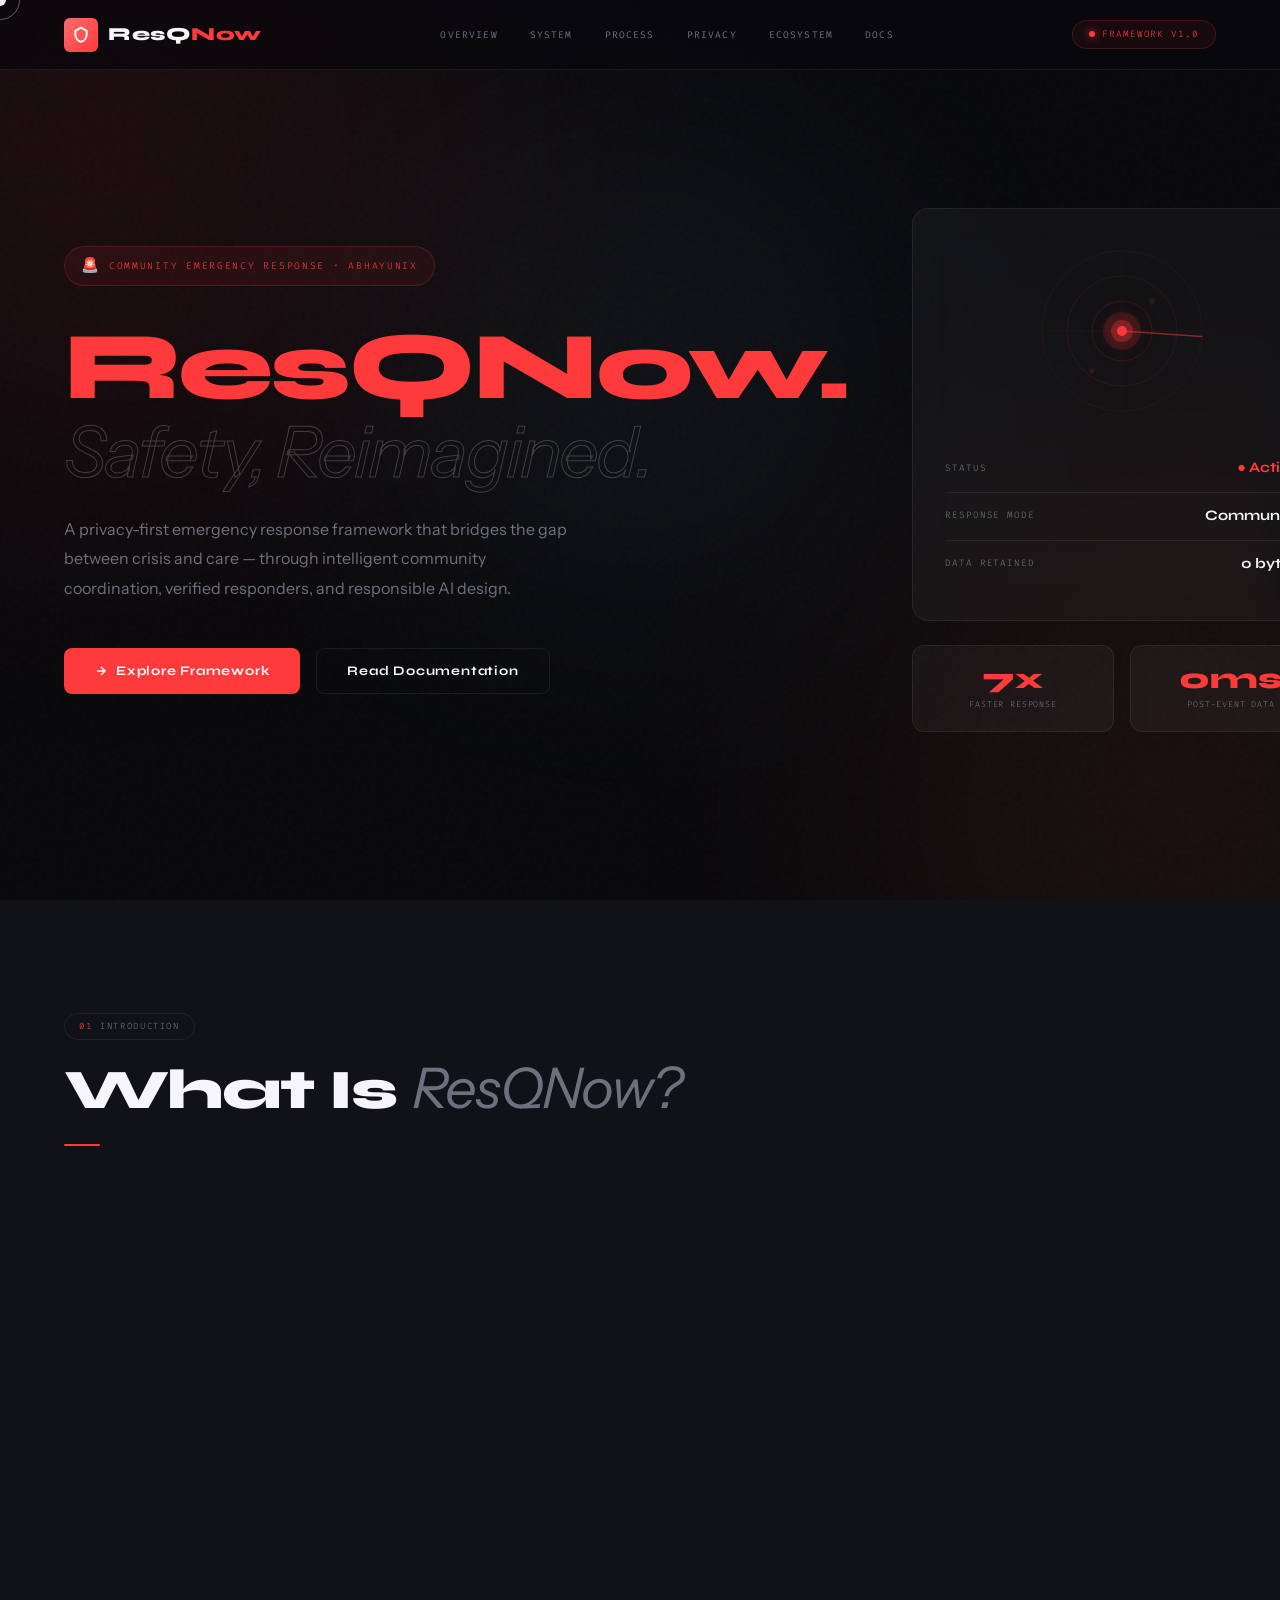
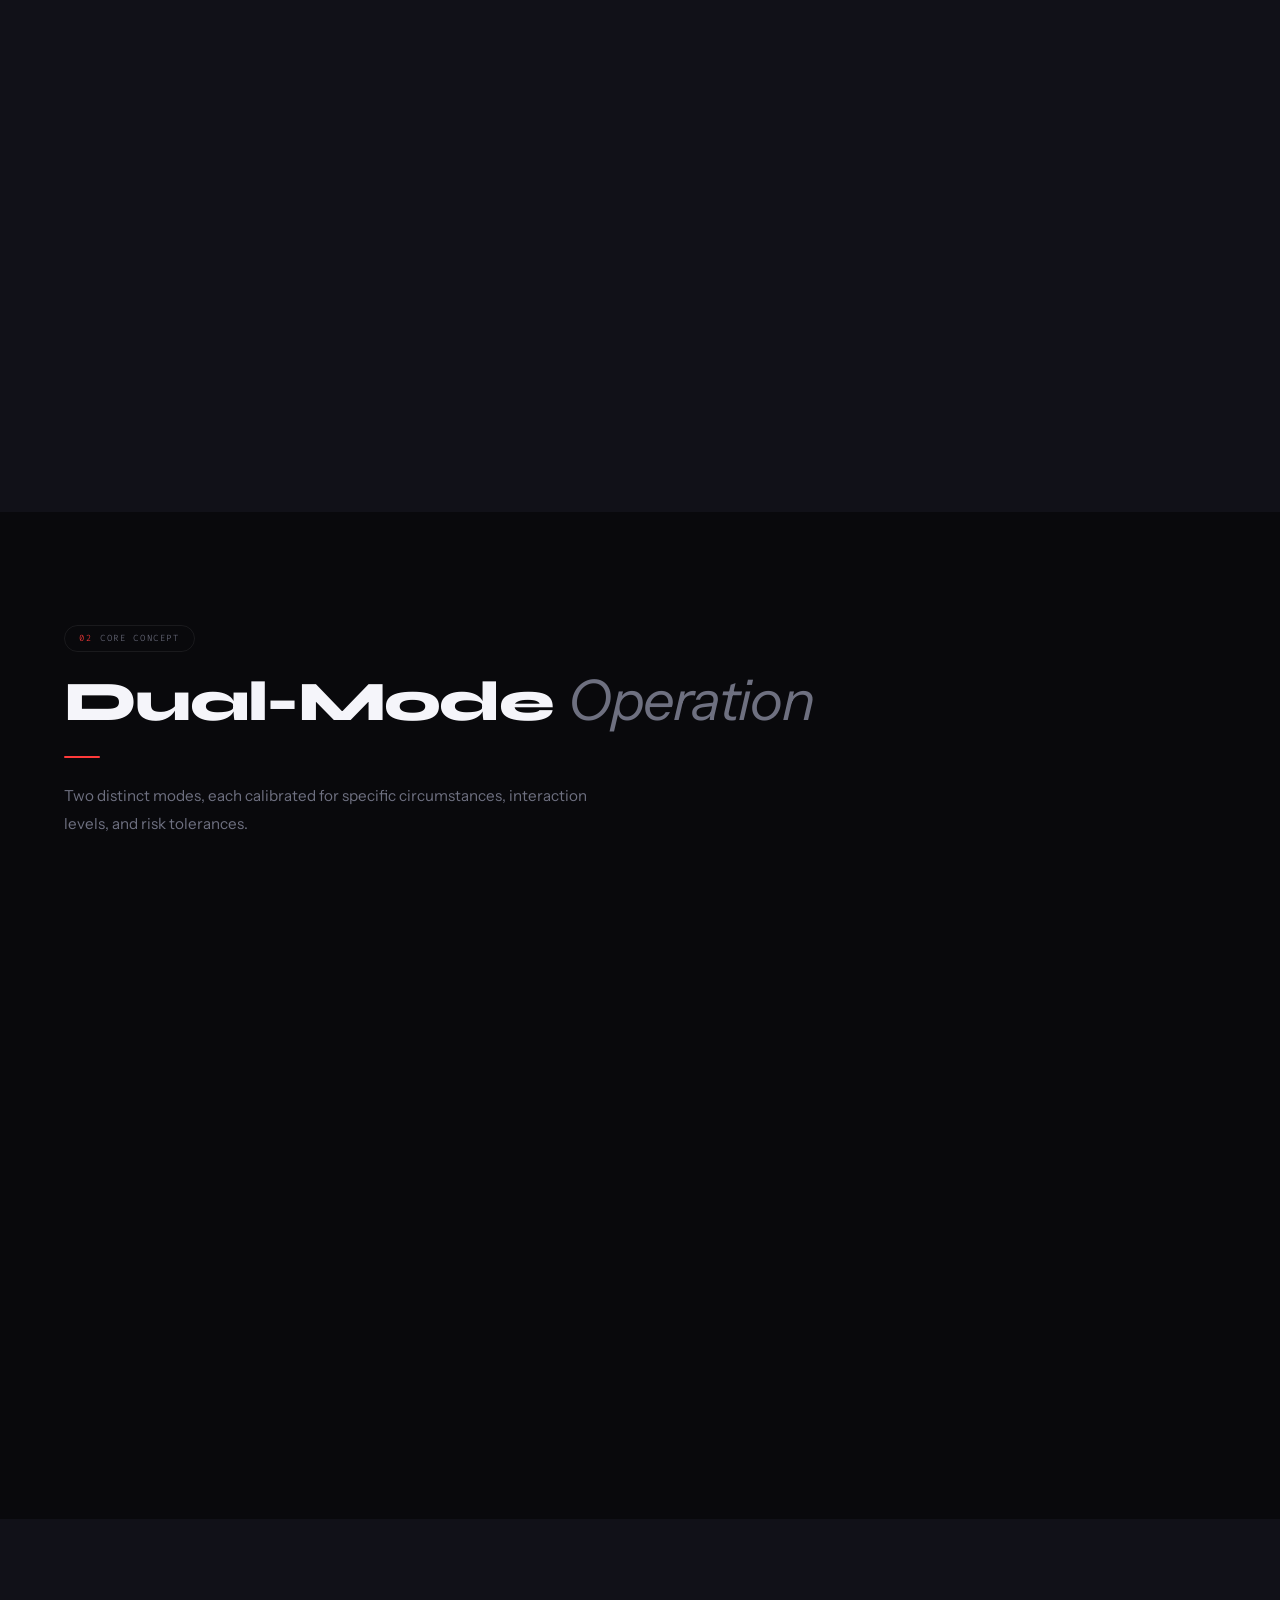
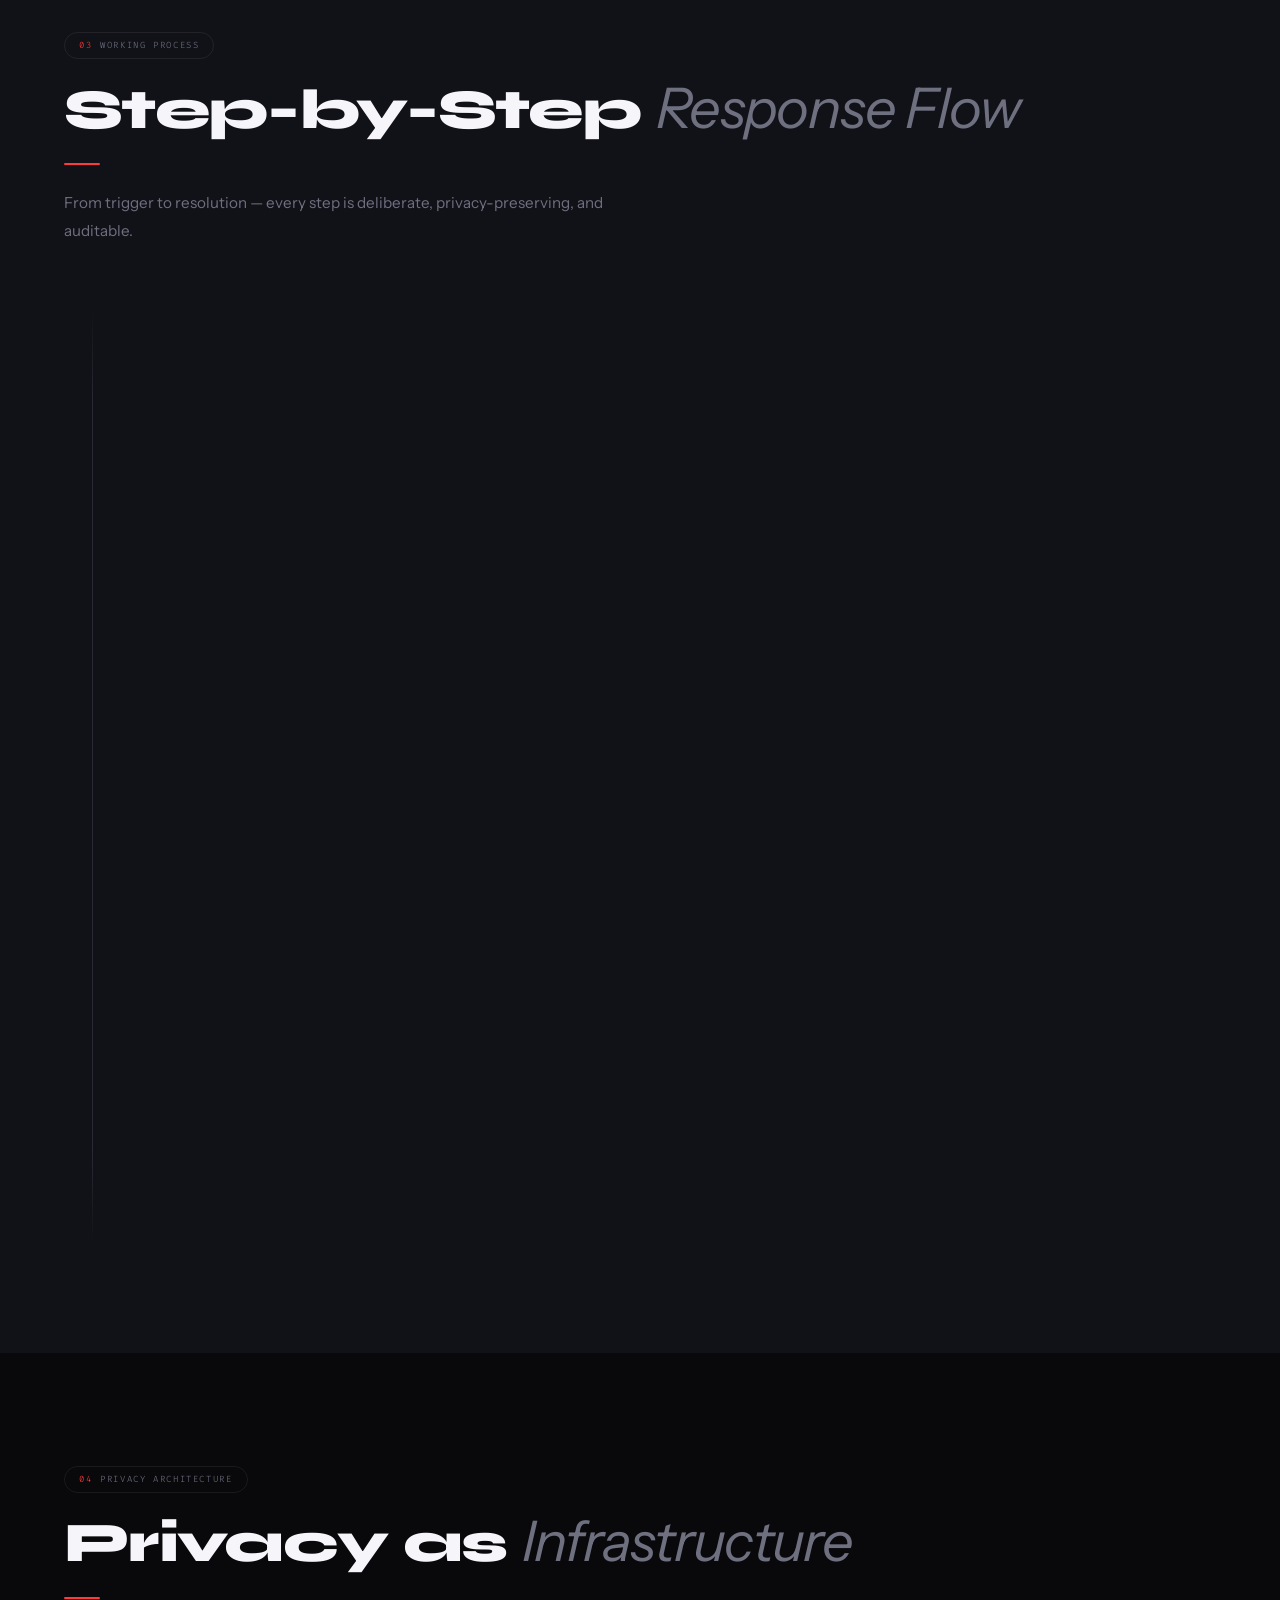
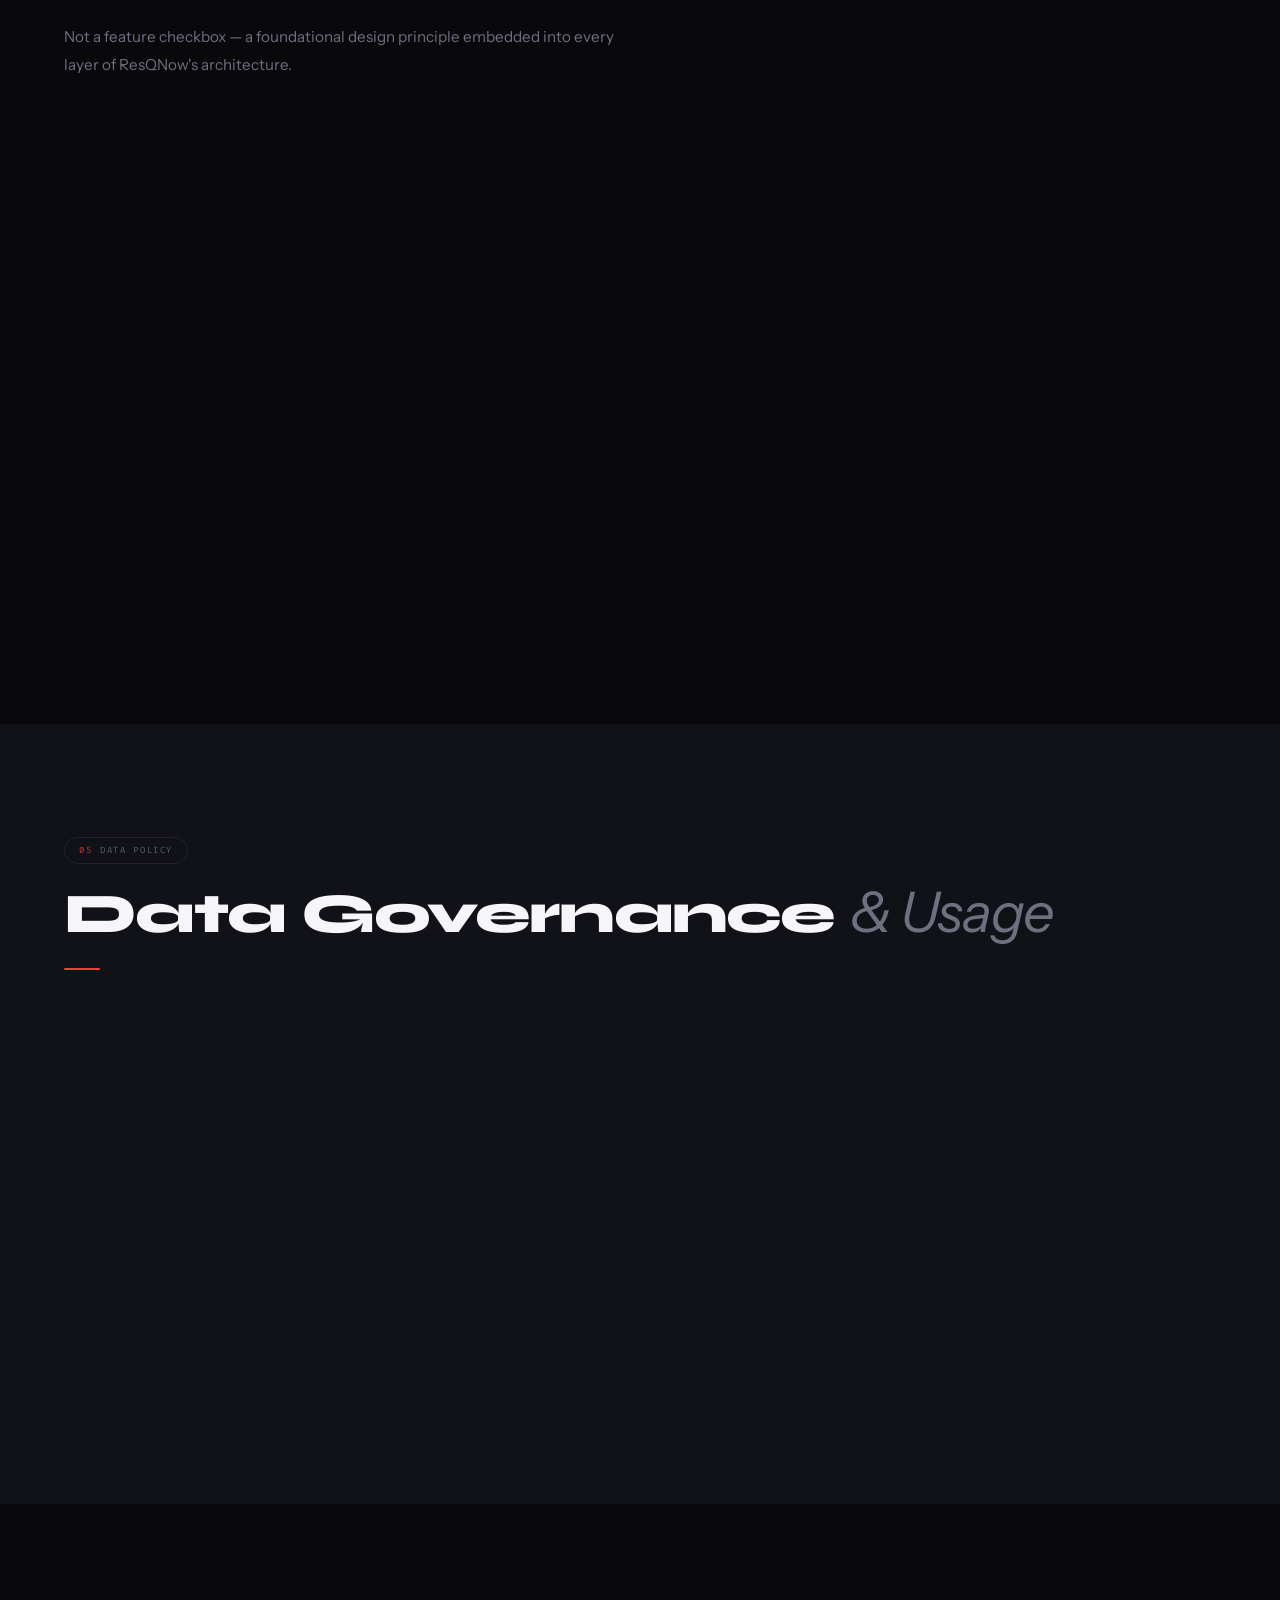
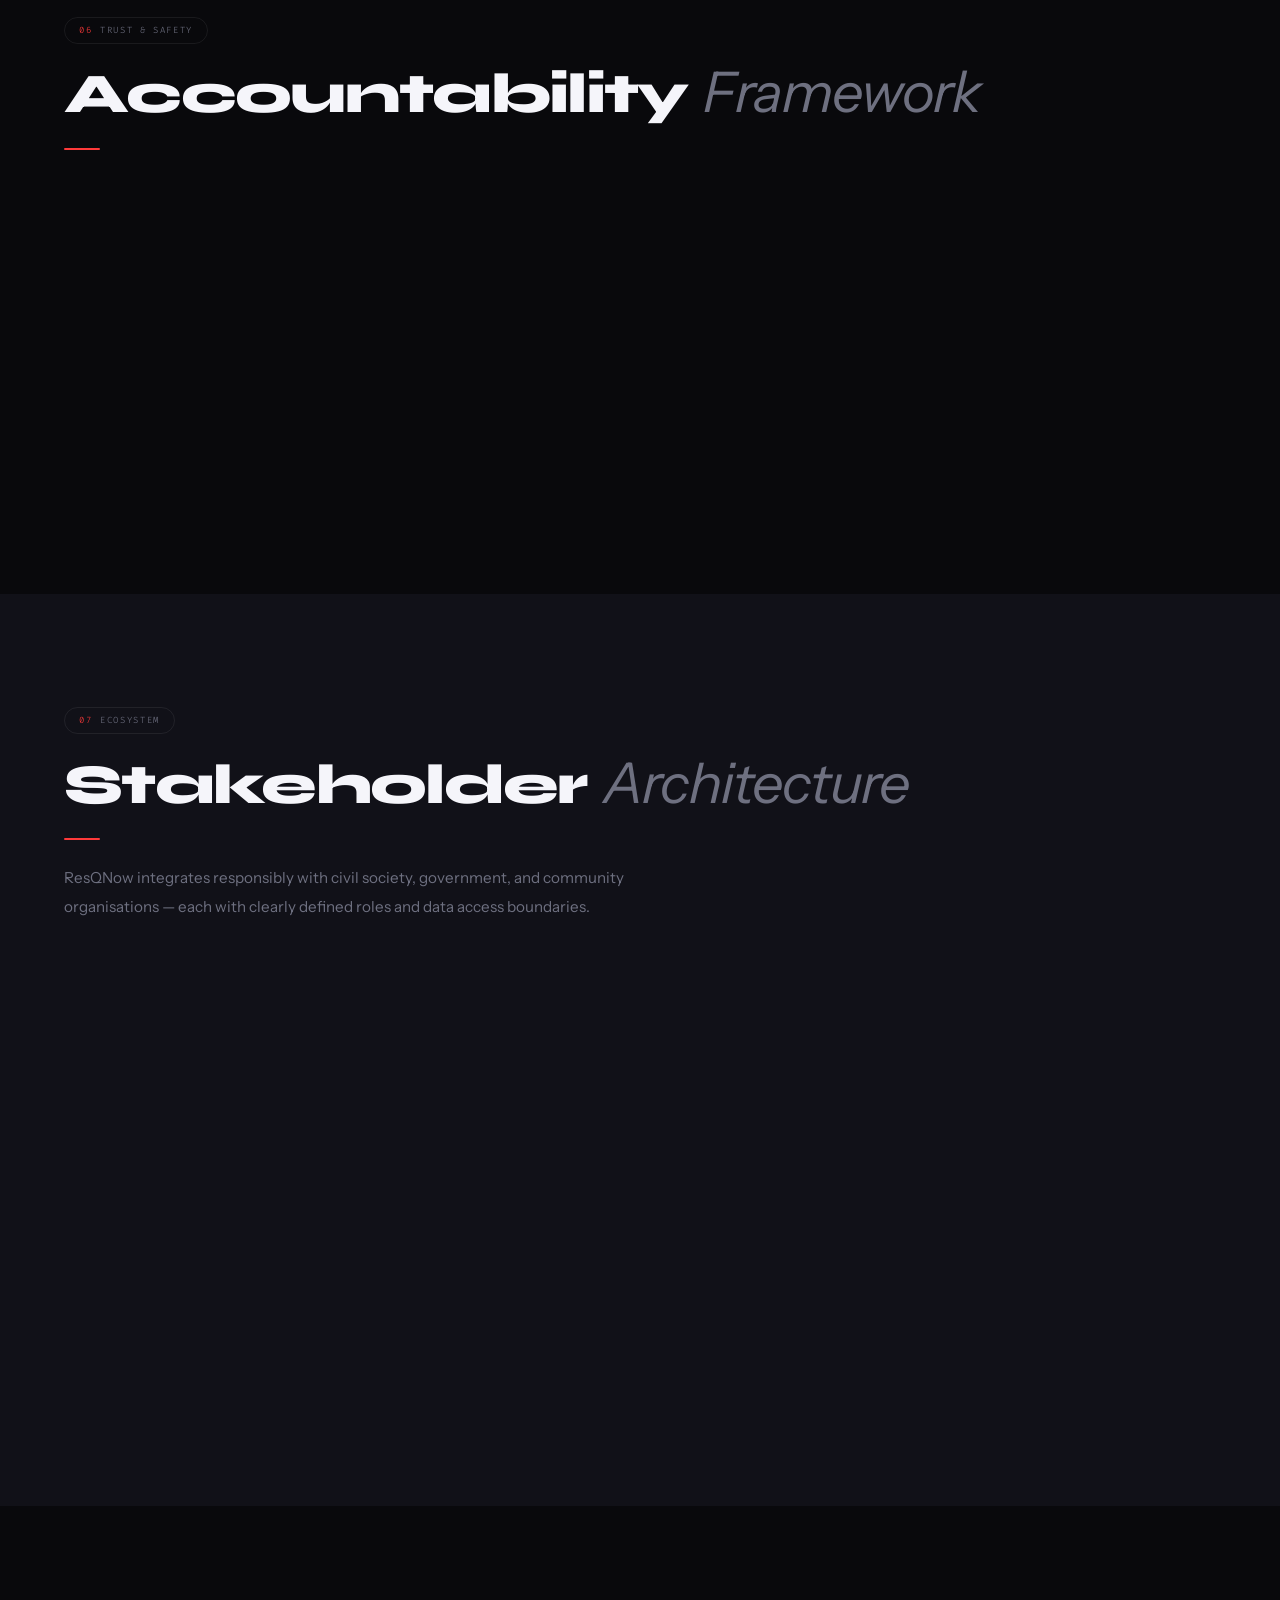
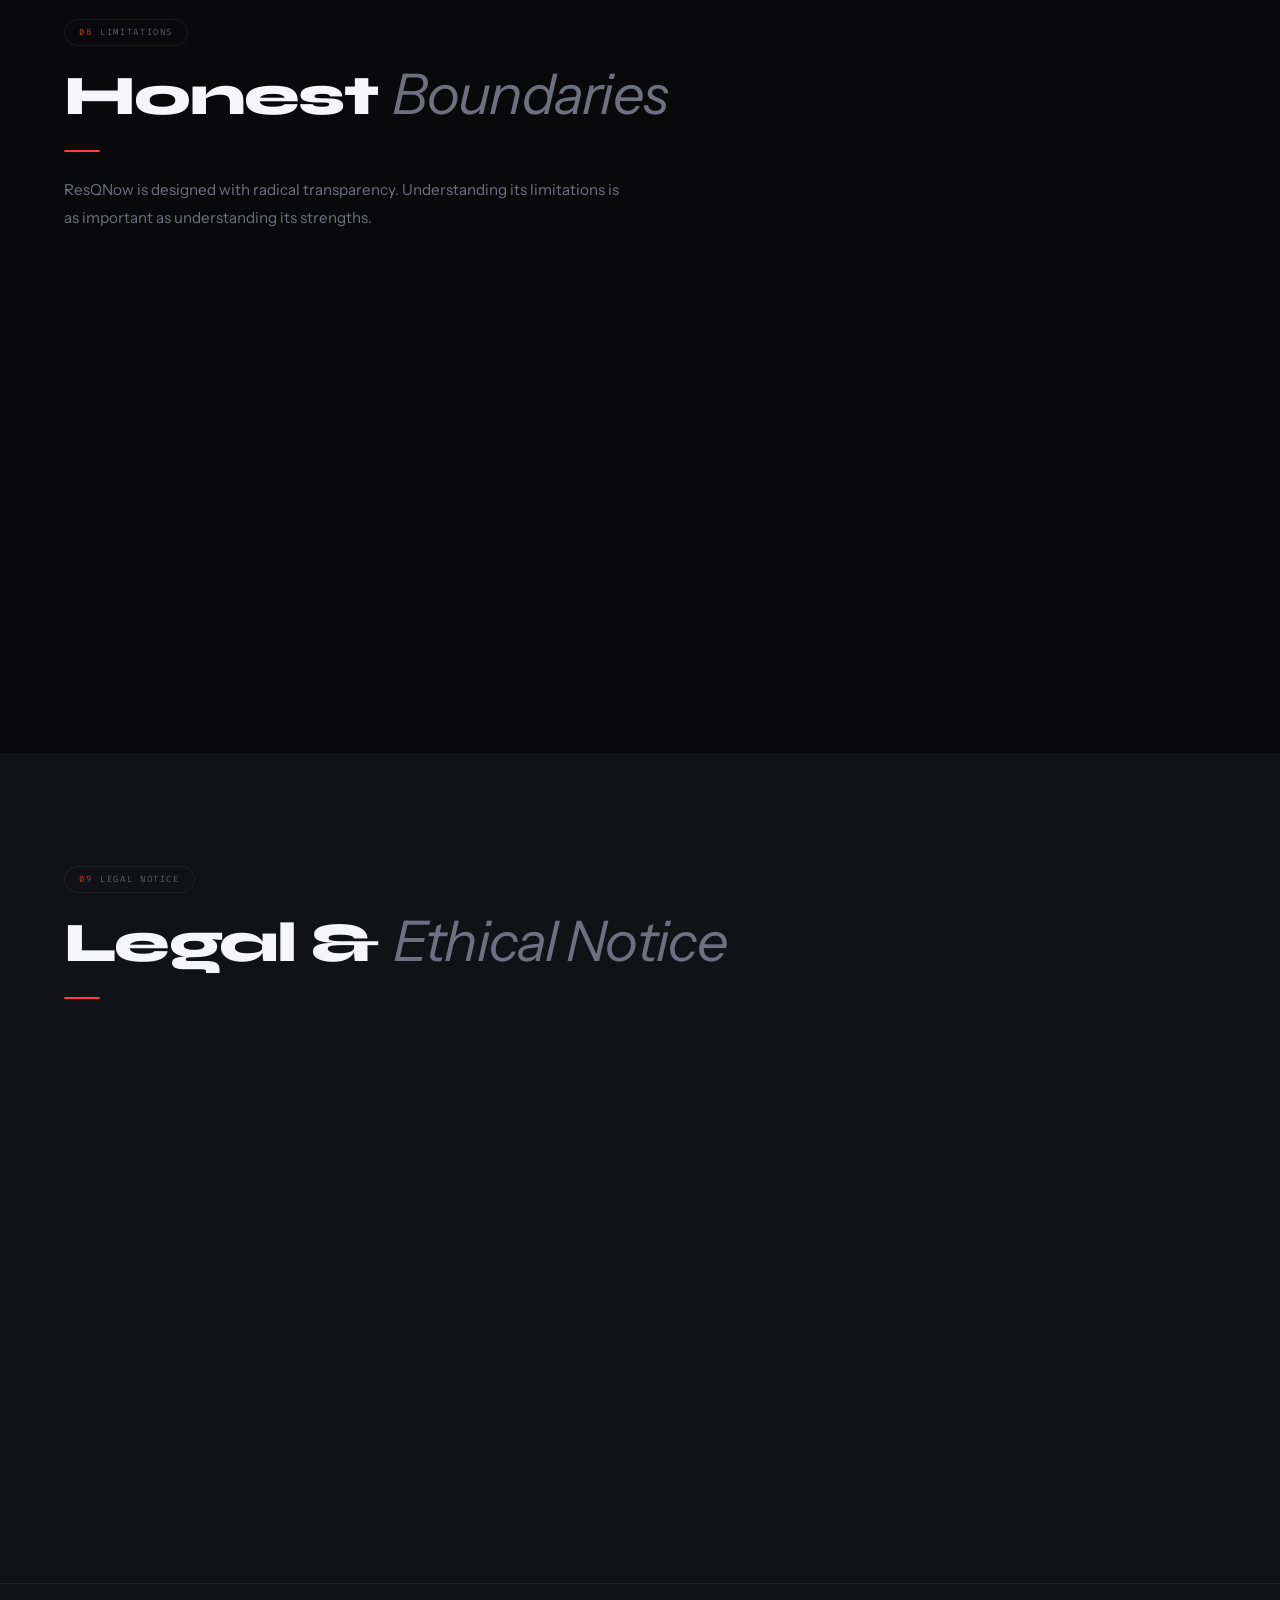
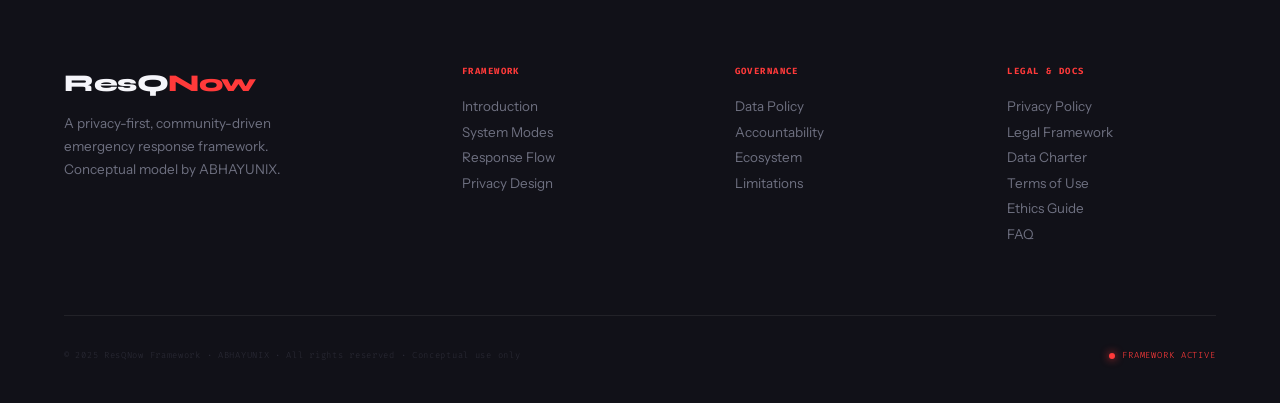
<file: resqnow.html>
<!DOCTYPE html>
<html lang="en">
<head>
<meta charset="UTF-8"/>
<meta name="viewport" content="width=device-width, initial-scale=1.0"/>
<title>ResQNow — Emergency Response Framework</title>
<link rel="preconnect" href="https://fonts.googleapis.com">
<link href="https://fonts.googleapis.com/css2?family=Syne:wght@400;500;600;700;800&family=Instrument+Sans:ital,wght@0,300;0,400;0,500;1,300;1,400&family=Fira+Code:wght@300;400;500&display=swap" rel="stylesheet">
<style>
/* ════════════════════════════════════════
   CSS CUSTOM PROPERTIES
════════════════════════════════════════ */
:root{
  --ink:#09090c;
  --ink2:#111118;
  --ink3:#181820;
  --glass:rgba(255,255,255,.04);
  --glass2:rgba(255,255,255,.07);
  --rq:#ff3a3a;
  --rq2:#ff6b35;
  --rq-glow:rgba(255,58,58,.18);
  --gold:#f5c842;
  --ice:#a8f0ff;
  --white:#f5f5fa;
  --muted:#6e7080;
  --faint:#2a2a35;
  --bd:rgba(255,255,255,.07);
  --bd-rq:rgba(255,58,58,.2);
  --fh:'Syne',sans-serif;
  --fb:'Instrument Sans',sans-serif;
  --fm:'Fira Code',monospace;
  --ease:cubic-bezier(.22,1,.36,1);
  --r:10px;
}

/* ════════════════════════════════════════
   RESET & BASE
════════════════════════════════════════ */
*,*::before,*::after{box-sizing:border-box;margin:0;padding:0}
html{scroll-behavior:smooth;font-size:16px}
body{
  background:var(--ink);
  color:var(--white);
  font-family:var(--fb);
  font-weight:300;
  line-height:1.7;
  overflow-x:hidden;
  cursor:none;
}
::selection{background:var(--rq);color:#fff}
::-webkit-scrollbar{width:2px}
::-webkit-scrollbar-track{background:var(--ink)}
::-webkit-scrollbar-thumb{background:var(--rq);border-radius:1px}

/* ════════════════════════════════════════
   CURSOR
════════════════════════════════════════ */
#cur{position:fixed;z-index:9999;pointer-events:none;mix-blend-mode:exclusion}
#cur .c-dot{width:12px;height:12px;background:var(--white);border-radius:50%;position:absolute;transform:translate(-50%,-50%);transition:transform .15s var(--ease),width .3s,height .3s}
#cur .c-trail{width:40px;height:40px;border:1px solid rgba(255,255,255,.35);border-radius:50%;position:absolute;transform:translate(-50%,-50%);transition:all .18s var(--ease)}
body:has(a:hover) #cur .c-dot,body:has(button:hover) #cur .c-dot{transform:translate(-50%,-50%) scale(1.8);background:var(--rq)}
body:has(a:hover) #cur .c-trail,body:has(button:hover) #cur .c-trail{width:60px;height:60px;border-color:var(--rq-glow)}

/* ════════════════════════════════════════
   GRAIN OVERLAY
════════════════════════════════════════ */
.grain{position:fixed;inset:0;z-index:1;pointer-events:none;opacity:.025;
  background-image:url("data:image/svg+xml,%3Csvg viewBox='0 0 256 256' xmlns='http://www.w3.org/2000/svg'%3E%3Cfilter id='g'%3E%3CfeTurbulence type='fractalNoise' baseFrequency='0.8' numOctaves='4' stitchTiles='stitch'/%3E%3C/filter%3E%3Crect width='100%25' height='100%25' filter='url(%23g)'/%3E%3C/svg%3E")
}

/* ════════════════════════════════════════
   AMBIENT ORBS
════════════════════════════════════════ */
.orbs{position:fixed;inset:0;z-index:0;pointer-events:none;overflow:hidden}
.orb{position:absolute;border-radius:50%;filter:blur(140px);opacity:.08}
.orb-1{width:700px;height:700px;background:var(--rq);top:-200px;left:-250px;animation:orb1 20s ease-in-out infinite}
.orb-2{width:600px;height:600px;background:#ff6b35;bottom:-200px;right:-200px;animation:orb2 25s ease-in-out infinite}
.orb-3{width:400px;height:400px;background:var(--ice);top:40%;left:50%;transform:translate(-50%,-50%);animation:orb3 18s ease-in-out infinite}
@keyframes orb1{0%,100%{transform:translate(0,0)}50%{transform:translate(100px,80px)}}
@keyframes orb2{0%,100%{transform:translate(0,0)}50%{transform:translate(-80px,-100px)}}
@keyframes orb3{0%,100%{transform:translate(-50%,-50%)}50%{transform:translate(calc(-50% + 60px),calc(-50% + 50px))}}

/* ════════════════════════════════════════
   PAGE SYSTEM
════════════════════════════════════════ */
.page{display:none;position:relative;z-index:2}
.page.active{display:block}

/* ════════════════════════════════════════
   NAV
════════════════════════════════════════ */
nav{
  position:fixed;top:0;left:0;right:0;z-index:100;
  display:flex;align-items:center;justify-content:space-between;
  padding:0 5vw;height:70px;
  background:rgba(9,9,12,.75);
  backdrop-filter:blur(24px) saturate(1.5);
  border-bottom:1px solid var(--bd);
  transition:background .3s;
}
.nav-logo{display:flex;align-items:center;gap:10px;text-decoration:none;cursor:none}
.logo-sq{
  width:34px;height:34px;background:var(--rq);border-radius:6px;
  display:flex;align-items:center;justify-content:center;
  position:relative;overflow:hidden;flex-shrink:0;
}
.logo-sq::before{
  content:'';position:absolute;inset:0;
  background:linear-gradient(135deg,rgba(255,255,255,.25),transparent);
}
.logo-sq svg{width:18px;height:18px;fill:none;stroke:#fff;stroke-width:2.5;position:relative;z-index:1}
.logo-name{
  font-family:var(--fh);font-size:1.15rem;font-weight:800;
  letter-spacing:.04em;color:var(--white);
}
.logo-name span{color:var(--rq)}
.nav-links{display:flex;gap:4px}
.nl{
  font-family:var(--fm);font-size:.6rem;letter-spacing:.12em;
  text-transform:uppercase;color:var(--muted);text-decoration:none;
  padding:6px 14px;border-radius:6px;transition:.2s var(--ease);cursor:none;
  border:none;background:none;
}
.nl:hover,.nl.on{color:var(--white);background:var(--glass2)}
.nav-chip{
  font-family:var(--fm);font-size:.58rem;letter-spacing:.1em;text-transform:uppercase;
  color:var(--rq);border:1px solid var(--bd-rq);padding:6px 16px;
  border-radius:20px;background:rgba(255,58,58,.06);
  display:flex;align-items:center;gap:7px;cursor:none;
}
.nav-chip::before{
  content:'';width:6px;height:6px;border-radius:50%;
  background:var(--rq);box-shadow:0 0 8px var(--rq);
  animation:pulse 2s infinite;
}
@keyframes pulse{0%,100%{opacity:1}50%{opacity:.3}}

/* ════════════════════════════════════════
   HERO
════════════════════════════════════════ */
.hero{
  min-height:100vh;display:grid;
  grid-template-columns:1fr 420px;
  gap:4rem;align-items:center;
  padding:140px 5vw 100px;
}
.hero-tag{
  display:inline-flex;align-items:center;gap:8px;
  font-family:var(--fm);font-size:.6rem;letter-spacing:.18em;text-transform:uppercase;
  color:var(--rq);background:rgba(255,58,58,.07);
  border:1px solid var(--bd-rq);padding:7px 16px;border-radius:20px;
  margin-bottom:2.2rem;
  opacity:0;animation:su .8s .1s var(--ease) forwards;
}
.hero-tag::before{content:'🚨';font-size:.9rem}
.hero-h1{
  font-family:var(--fh);font-size:clamp(3.5rem,7.5vw,7rem);
  font-weight:800;line-height:.95;letter-spacing:-.03em;
  margin-bottom:1.8rem;
  opacity:0;animation:su .9s .25s var(--ease) forwards;
}
.hero-h1 .r{color:var(--rq);display:block}
.hero-h1 .s{
  display:block;color:transparent;
  -webkit-text-stroke:1px rgba(255,255,255,.2);
  font-size:clamp(2.5rem,5.5vw,5rem);font-weight:400;
  margin-top:.4rem;font-style:italic;
  font-family:'Instrument Sans',serif;
}
.hero-p{
  font-size:1rem;color:var(--muted);max-width:520px;
  line-height:1.85;margin-bottom:2.8rem;
  opacity:0;animation:su .9s .4s var(--ease) forwards;
}
.hero-btns{
  display:flex;gap:1rem;flex-wrap:wrap;
  opacity:0;animation:su .9s .55s var(--ease) forwards;
}
.btn{
  font-family:var(--fh);font-size:.82rem;font-weight:700;
  letter-spacing:.06em;text-decoration:none;
  padding:14px 30px;border-radius:8px;
  cursor:none;transition:.25s var(--ease);border:none;
  display:inline-flex;align-items:center;gap:8px;
  position:relative;overflow:hidden;
}
.btn::before{
  content:'';position:absolute;inset:0;
  background:linear-gradient(135deg,rgba(255,255,255,.15),transparent);
  opacity:0;transition:.25s;
}
.btn:hover::before{opacity:1}
.btn-red{background:var(--rq);color:#fff;box-shadow:0 0 0 rgba(255,58,58,0)}
.btn-red:hover{box-shadow:0 0 40px rgba(255,58,58,.4);transform:translateY(-2px)}
.btn-outline{background:transparent;color:var(--white);border:1px solid var(--bd)}
.btn-outline:hover{background:var(--glass2);border-color:rgba(255,255,255,.15);transform:translateY(-2px)}

/* HERO RIGHT — RADAR CARD */
.hero-right{
  opacity:0;animation:fl .9s .7s var(--ease) forwards;
  display:flex;flex-direction:column;gap:1.5rem;
}
.radar-card{
  background:var(--glass);border:1px solid var(--bd);
  border-radius:16px;padding:2rem;position:relative;overflow:hidden;
  backdrop-filter:blur(20px);
}
.radar-wrap{
  width:180px;height:180px;margin:0 auto 1.5rem;
  position:relative;display:flex;align-items:center;justify-content:center;
}
.radar-svg{width:100%;height:100%;position:absolute;top:0;left:0}
.radar-dot{
  width:10px;height:10px;background:var(--rq);border-radius:50%;
  position:relative;z-index:2;
  box-shadow:0 0 20px var(--rq),0 0 40px rgba(255,58,58,.4);
}
.radar-dot::before,.radar-dot::after{
  content:'';position:absolute;inset:-6px;border-radius:50%;
  background:rgba(255,58,58,.3);animation:rd 2s ease-out infinite;
}
.radar-dot::after{animation-delay:.6s;inset:-14px;background:rgba(255,58,58,.15)}
@keyframes rd{0%{opacity:1;transform:scale(1)}100%{opacity:0;transform:scale(3)}}
.radar-stat{
  display:flex;justify-content:space-between;align-items:center;
  padding:.7rem 0;border-bottom:1px solid var(--bd);
}
.radar-stat:last-child{border-bottom:none}
.rs-label{font-family:var(--fm);font-size:.58rem;letter-spacing:.1em;text-transform:uppercase;color:var(--muted)}
.rs-val{font-family:var(--fh);font-size:.9rem;font-weight:700;color:var(--white)}
.rs-val.live{color:var(--rq)}
.mini-cards{display:grid;grid-template-columns:1fr 1fr;gap:1rem}
.mini-card{
  background:var(--glass);border:1px solid var(--bd);
  border-radius:12px;padding:1.2rem;text-align:center;
}
.mc-val{font-family:var(--fh);font-size:1.8rem;font-weight:800;color:var(--rq);line-height:1}
.mc-lbl{font-family:var(--fm);font-size:.52rem;letter-spacing:.1em;text-transform:uppercase;color:var(--muted);margin-top:4px}

@keyframes su{from{opacity:0;transform:translateY(30px)}to{opacity:1;transform:translateY(0)}}
@keyframes fl{from{opacity:0;transform:translateX(30px)}to{opacity:1;transform:translateX(0)}}

/* ════════════════════════════════════════
   SECTION SHARED
════════════════════════════════════════ */
.sec{padding:110px 5vw;position:relative;z-index:2}
.sec.alt{background:var(--ink2)}
.sec.alt2{background:var(--ink3)}
.s-chip{
  display:inline-flex;align-items:center;gap:6px;
  font-family:var(--fm);font-size:.56rem;letter-spacing:.18em;text-transform:uppercase;
  color:var(--muted);border:1px solid var(--bd);
  padding:5px 14px;border-radius:20px;margin-bottom:1.2rem;
}
.s-chip .n{color:var(--rq);margin-right:2px}
.s-h2{
  font-family:var(--fh);font-size:clamp(2rem,4.5vw,3.5rem);
  font-weight:800;letter-spacing:-.03em;line-height:1.05;
  margin-bottom:1rem;
}
.s-h2 em{font-style:italic;font-family:'Instrument Sans',serif;font-weight:300;color:var(--muted)}
.s-lead{font-size:.95rem;color:var(--muted);max-width:560px;line-height:1.85}
.bar{width:36px;height:2px;background:var(--rq);margin:1.5rem 0;border-radius:1px}
.reveal{opacity:0;transform:translateY(28px);transition:opacity .7s var(--ease),transform .7s var(--ease)}
.reveal.in{opacity:1;transform:translateY(0)}

/* ════════════════════════════════════════
   ABOUT — BENTO
════════════════════════════════════════ */
.bento{display:grid;grid-template-columns:1.4fr 1fr;grid-template-rows:auto auto;gap:1.5rem;margin-top:3.5rem}
.bento-main{
  grid-row:span 2;background:var(--glass);border:1px solid var(--bd);
  border-radius:16px;padding:2.5rem;
  transition:.3s var(--ease);
}
.bento-main:hover{background:var(--glass2);border-color:rgba(255,255,255,.12)}
.bento-cell{
  background:var(--glass);border:1px solid var(--bd);
  border-radius:16px;padding:2rem;
  transition:.3s var(--ease);
  display:flex;flex-direction:column;justify-content:space-between;
}
.bento-cell:hover{background:var(--glass2);border-color:rgba(255,255,255,.12)}
.bento-cell.accent{background:linear-gradient(135deg,rgba(255,58,58,.1),rgba(255,107,53,.06));border-color:var(--bd-rq)}
.bc-ico{font-size:1.8rem;margin-bottom:1rem}
.bc-num{font-family:var(--fh);font-size:3rem;font-weight:800;color:var(--rq);line-height:1}
.bc-label{font-family:var(--fm);font-size:.58rem;letter-spacing:.12em;text-transform:uppercase;color:var(--muted);margin-top:4px}
.bc-title{font-family:var(--fh);font-size:1.1rem;font-weight:700;letter-spacing:-.01em;color:var(--white);margin-bottom:.4rem}
.bc-text{font-size:.87rem;color:var(--muted);line-height:1.75}
.bento-main h3{font-family:var(--fh);font-size:1.3rem;font-weight:700;letter-spacing:-.02em;margin-bottom:1rem}
.bento-main p{font-size:.9rem;color:var(--muted);line-height:1.8;margin-bottom:.9rem}
.bento-main strong{color:var(--white);font-weight:500}
.quote-strip{
  margin-top:1.8rem;padding:1.5rem;
  background:rgba(255,58,58,.06);border-left:2px solid var(--rq);
  border-radius:0 8px 8px 0;
}
.quote-strip q{
  font-family:'Instrument Sans',serif;font-style:italic;
  font-size:1.05rem;color:var(--white);line-height:1.6;quotes:none;
}
.quote-strip cite{display:block;margin-top:.8rem;font-family:var(--fm);font-size:.56rem;letter-spacing:.12em;text-transform:uppercase;color:var(--rq);font-style:normal}

/* ════════════════════════════════════════
   MODES
════════════════════════════════════════ */
.modes-grid{display:grid;grid-template-columns:1fr 1fr;gap:2rem;margin-top:3.5rem}
.mode-card{
  border-radius:16px;padding:2.5rem;position:relative;overflow:hidden;
  border:1px solid var(--bd);
  transition:.3s var(--ease);
}
.mode-card:hover{transform:translateY(-6px)}
.mode-card.panic{background:linear-gradient(135deg,rgba(255,58,58,.1) 0%,rgba(255,107,53,.06) 50%,transparent 100%);border-color:rgba(255,58,58,.25)}
.mode-card.help{background:linear-gradient(135deg,rgba(245,200,66,.08) 0%,transparent 60%);border-color:rgba(245,200,66,.2)}
.mode-glow{position:absolute;width:200px;height:200px;border-radius:50%;filter:blur(80px);opacity:.15;top:-60px;right:-60px;pointer-events:none}
.panic .mode-glow{background:var(--rq)}
.help .mode-glow{background:var(--gold)}
.mode-badge{
  display:inline-flex;align-items:center;gap:7px;
  font-family:var(--fm);font-size:.58rem;letter-spacing:.1em;text-transform:uppercase;
  margin-bottom:1.5rem;
}
.panic .mode-badge{color:var(--rq)}
.help .mode-badge{color:var(--gold)}
.mode-badge::before{content:'';width:8px;height:8px;border-radius:50%;flex-shrink:0}
.panic .mode-badge::before{background:var(--rq);box-shadow:0 0 12px var(--rq)}
.help .mode-badge::before{background:var(--gold);box-shadow:0 0 12px var(--gold)}
.mode-card h3{font-family:var(--fh);font-size:1.6rem;font-weight:800;letter-spacing:-.03em;margin-bottom:.5rem}
.mode-card > p{font-size:.88rem;color:var(--muted);margin-bottom:1.8rem;line-height:1.75}
.fl{list-style:none;display:flex;flex-direction:column;gap:.5rem}
.fl li{
  display:flex;align-items:flex-start;gap:10px;
  font-family:var(--fm);font-size:.7rem;color:var(--muted);
  padding:.5rem .75rem;border-radius:6px;
  background:rgba(255,255,255,.03);
  transition:.2s;
}
.fl li:hover{background:rgba(255,255,255,.06);color:var(--white)}
.fl li::before{content:'→';flex-shrink:0;margin-top:1px}
.panic .fl li::before{color:var(--rq)}
.help .fl li::before{color:var(--gold)}

/* ════════════════════════════════════════
   TIMELINE
════════════════════════════════════════ */
.timeline{position:relative;margin-top:4rem}
.timeline::before{
  content:'';position:absolute;left:28px;top:0;bottom:0;
  width:1px;background:linear-gradient(to bottom,transparent,var(--faint) 10%,var(--faint) 90%,transparent);
}
.tstep{
  display:grid;grid-template-columns:56px 1fr;gap:2rem;
  padding:2rem 0;border-bottom:1px solid rgba(255,255,255,.04);
  opacity:0;transform:translateX(-20px);transition:opacity .6s var(--ease),transform .6s var(--ease);
}
.tstep.in{opacity:1;transform:translateX(0)}
.tstep-num{
  width:56px;height:56px;border-radius:50%;
  background:var(--ink);border:1px solid var(--faint);
  display:flex;align-items:center;justify-content:center;
  font-family:var(--fm);font-size:.65rem;color:var(--rq);
  position:relative;z-index:1;flex-shrink:0;
  transition:.3s var(--ease);
}
.tstep:hover .tstep-num{background:var(--rq-glow);border-color:var(--rq)}
.tstep-body{padding-top:.6rem}
.tstep-body h4{
  font-family:var(--fh);font-size:1.05rem;font-weight:700;
  letter-spacing:-.01em;color:var(--white);margin-bottom:.35rem;
}
.tstep-body p{font-size:.88rem;color:var(--muted);line-height:1.75}

/* ════════════════════════════════════════
   PRIVACY GRID
════════════════════════════════════════ */
.priv-grid{display:grid;grid-template-columns:repeat(3,1fr);gap:1.5rem;margin-top:3.5rem}
.pcard{
  background:var(--glass);border:1px solid var(--bd);
  border-radius:14px;padding:2rem;
  transition:.3s var(--ease);position:relative;overflow:hidden;
}
.pcard::before{
  content:'';position:absolute;top:0;left:0;right:0;height:1px;
  background:linear-gradient(90deg,transparent,rgba(255,58,58,.4),transparent);
  opacity:0;transition:.3s;
}
.pcard:hover{background:var(--glass2);transform:translateY(-3px)}
.pcard:hover::before{opacity:1}
.pcard .ico{font-size:1.6rem;margin-bottom:1.1rem}
.pcard h3{font-family:var(--fh);font-size:.95rem;font-weight:700;letter-spacing:-.01em;margin-bottom:.4rem}
.pcard p{font-size:.83rem;color:var(--muted);line-height:1.7}

/* ════════════════════════════════════════
   DATA TABLES
════════════════════════════════════════ */
.data-split{display:grid;grid-template-columns:1fr 1fr;gap:2.5rem;margin-top:3.5rem}
.tbl-head{font-family:var(--fh);font-size:.9rem;font-weight:700;letter-spacing:-.01em;color:var(--white);margin-bottom:1rem}
.tbl-wrap{border:1px solid var(--bd);border-radius:12px;overflow:hidden}
table{width:100%;border-collapse:collapse;font-size:.83rem}
th{font-family:var(--fm);font-size:.55rem;letter-spacing:.14em;text-transform:uppercase;color:var(--rq);padding:11px 14px;text-align:left;background:rgba(255,58,58,.04);border-bottom:1px solid var(--bd)}
td{padding:11px 14px;border-bottom:1px solid rgba(255,255,255,.04);color:var(--muted)}
td:first-child{color:var(--white);font-weight:400}
tr:last-child td{border-bottom:none}
.tag{display:inline-flex;align-items:center;gap:4px;font-family:var(--fm);font-size:.52rem;letter-spacing:.07em;text-transform:uppercase;padding:3px 9px;border-radius:4px}
.ty{background:rgba(79,255,130,.08);color:#4fff82;border:1px solid rgba(79,255,130,.2)}
.tn{background:rgba(255,58,58,.08);color:var(--rq);border:1px solid var(--bd-rq)}

/* ════════════════════════════════════════
   TRUST
════════════════════════════════════════ */
.trust-grid{display:grid;grid-template-columns:repeat(3,1fr);gap:2rem;margin-top:3.5rem}
.tcol{border-top:1.5px solid var(--bd);padding-top:2rem;transition:.3s}
.tcol:hover{border-color:var(--rq)}
.tcol h3{font-family:var(--fh);font-size:.95rem;font-weight:700;letter-spacing:-.01em;margin-bottom:1.2rem;text-transform:uppercase}
.pen{display:flex;align-items:flex-start;gap:10px;margin-bottom:1rem}
.pbadge{font-family:var(--fm);font-size:.52rem;letter-spacing:.07em;text-transform:uppercase;padding:3px 9px;border-radius:4px;flex-shrink:0;margin-top:2px}
.pw{background:rgba(245,200,66,.07);color:var(--gold);border:1px solid rgba(245,200,66,.2)}
.pr{background:rgba(255,107,53,.07);color:#ff6b35;border:1px solid rgba(255,107,53,.2)}
.pb{background:rgba(255,58,58,.07);color:var(--rq);border:1px solid var(--bd-rq)}
.pg{background:rgba(79,255,130,.07);color:#4fff82;border:1px solid rgba(79,255,130,.2)}
.pen p{font-size:.84rem;color:var(--muted)}

/* ════════════════════════════════════════
   ECOSYSTEM
════════════════════════════════════════ */
.eco-grid{display:grid;grid-template-columns:repeat(3,1fr);gap:1.5rem;margin-top:3.5rem}
.eco-card{
  background:var(--glass);border:1px solid var(--bd);
  border-radius:14px;padding:2rem;transition:.3s var(--ease);
}
.eco-card:hover{background:var(--glass2);transform:translateY(-3px)}
.eco-org{font-family:var(--fm);font-size:.55rem;letter-spacing:.16em;text-transform:uppercase;color:var(--rq);margin-bottom:.8rem}
.eco-card h3{font-family:var(--fh);font-size:1.05rem;font-weight:700;letter-spacing:-.01em;margin-bottom:.5rem}
.eco-card>p{font-size:.84rem;color:var(--muted);line-height:1.75;margin-bottom:1rem}
.eco-card ul{list-style:none}
.eco-card ul li{font-size:.82rem;color:var(--muted);padding:3px 0 3px 14px;position:relative}
.eco-card ul li::before{content:'·';position:absolute;left:0;color:var(--rq)}

/* ════════════════════════════════════════
   LIMITATIONS
════════════════════════════════════════ */
.lim-grid{display:grid;grid-template-columns:repeat(2,1fr);gap:1.5rem;margin-top:3.5rem}
.lcard{
  display:flex;gap:1.5rem;background:var(--glass);border:1px solid var(--bd);
  border-radius:14px;padding:2rem;transition:.3s var(--ease);align-items:flex-start;
}
.lcard:hover{background:var(--glass2)}
.lnum{font-family:var(--fh);font-size:3.5rem;font-weight:800;color:rgba(255,58,58,.12);line-height:1;flex-shrink:0;letter-spacing:-.04em}
.lcard h4{font-family:var(--fh);font-size:.95rem;font-weight:700;letter-spacing:-.01em;text-transform:uppercase;margin-bottom:.3rem}
.lcard p{font-size:.84rem;color:var(--muted)}

/* ════════════════════════════════════════
   DISCLAIMER
════════════════════════════════════════ */
.dis-box{
  background:rgba(255,58,58,.04);border:1px solid rgba(255,58,58,.15);
  border-radius:16px;padding:3rem;max-width:900px;margin:3rem auto 0;
}
.dis-label{font-family:var(--fm);font-size:.58rem;letter-spacing:.18em;text-transform:uppercase;color:var(--rq);display:flex;align-items:center;gap:8px;margin-bottom:1.5rem}
.dis-box p{font-size:.9rem;color:var(--muted);line-height:1.85;margin-bottom:1rem}
.dis-box p:last-child{margin-bottom:0}
.dis-box strong{color:var(--white);font-weight:500}

/* ════════════════════════════════════════
   FOOTER
════════════════════════════════════════ */
footer{position:relative;z-index:2;background:var(--ink2);border-top:1px solid var(--bd);padding:5rem 5vw 2.5rem}
.footer-inner{display:grid;grid-template-columns:1.6fr 1fr 1fr 1fr;gap:4rem;margin-bottom:4rem}
.fb-brand{font-family:var(--fh);font-size:1.5rem;font-weight:800;letter-spacing:-.02em;margin-bottom:.5rem}
.fb-brand span{color:var(--rq)}
.fb-sub{font-size:.84rem;color:var(--muted);line-height:1.7;max-width:240px;margin-top:.5rem}
.fc h5{font-family:var(--fm);font-size:.56rem;letter-spacing:.16em;text-transform:uppercase;color:var(--rq);margin-bottom:1.2rem}
.fc a,.fc button{
  display:block;font-size:.84rem;font-family:var(--fb);
  color:var(--muted);text-decoration:none;margin-bottom:.6rem;
  background:none;border:none;cursor:none;text-align:left;
  padding:0;transition:.2s var(--ease);
}
.fc a:hover,.fc button:hover{color:var(--white)}
.footer-bot{display:flex;justify-content:space-between;align-items:center;padding-top:2rem;border-top:1px solid var(--bd)}
.footer-bot p{font-family:var(--fm);font-size:.55rem;letter-spacing:.08em;color:var(--faint)}
.fstatus{display:flex;align-items:center;gap:7px;font-family:var(--fm);font-size:.55rem;letter-spacing:.1em;text-transform:uppercase;color:var(--rq)}
.fstatus::before{content:'';width:6px;height:6px;border-radius:50%;background:var(--rq);box-shadow:0 0 8px var(--rq);animation:pulse 2s infinite}

/* ════════════════════════════════════════
   DOC PAGES
════════════════════════════════════════ */
.doc-wrap{position:relative;z-index:2}
.doc-top{padding:130px 5vw 60px;border-bottom:1px solid var(--bd);background:var(--ink2)}
.back-btn{
  display:inline-flex;align-items:center;gap:8px;
  font-family:var(--fm);font-size:.6rem;letter-spacing:.1em;text-transform:uppercase;
  color:var(--muted);background:none;border:none;cursor:none;
  padding:0;margin-bottom:2.5rem;transition:.2s;
}
.back-btn:hover{color:var(--rq)}
.back-btn svg{width:14px;height:14px;stroke:currentColor;fill:none;stroke-width:2}
.doc-chip{
  display:inline-block;font-family:var(--fm);font-size:.56rem;letter-spacing:.16em;
  text-transform:uppercase;color:var(--rq);
  background:rgba(255,58,58,.07);border:1px solid var(--bd-rq);
  padding:5px 14px;border-radius:20px;margin-bottom:1.5rem;
}
.doc-h1{
  font-family:var(--fh);font-size:clamp(2.2rem,5vw,4rem);
  font-weight:800;letter-spacing:-.03em;line-height:1.05;margin-bottom:1rem;
}
.doc-meta{font-family:var(--fm);font-size:.58rem;letter-spacing:.1em;color:var(--muted)}
.doc-body{padding:60px 5vw 80px;max-width:900px}
.doc-toc{
  background:var(--glass);border:1px solid var(--bd);
  border-radius:12px;padding:1.5rem 2rem;margin-bottom:3rem;
}
.doc-toc h4{font-family:var(--fm);font-size:.58rem;letter-spacing:.14em;text-transform:uppercase;color:var(--rq);margin-bottom:1rem}
.doc-toc ol{padding-left:1.2rem}
.doc-toc li{font-size:.85rem;color:var(--muted);line-height:2.1;cursor:none;transition:.2s}
.doc-toc li:hover{color:var(--white)}
.dsec{margin-bottom:3.5rem}
.dsec h2{
  font-family:var(--fh);font-size:1.35rem;font-weight:700;
  letter-spacing:-.02em;color:var(--white);
  margin-bottom:1rem;padding-bottom:.75rem;
  border-bottom:1px solid var(--bd);
}
.dsec h3{
  font-family:var(--fm);font-size:.65rem;letter-spacing:.12em;text-transform:uppercase;
  color:var(--rq);margin:1.5rem 0 .5rem;
}
.dsec p{font-size:.9rem;color:var(--muted);line-height:1.85;margin-bottom:.9rem}
.dsec ul,.dsec ol{padding-left:1.2rem;margin-bottom:1rem}
.dsec li{font-size:.9rem;color:var(--muted);line-height:1.8;margin-bottom:.3rem}
.dsec li::marker{color:var(--rq)}
.dsec strong{color:var(--white);font-weight:500}
.ibox{background:rgba(79,255,130,.04);border-left:2px solid #4fff82;border-radius:0 8px 8px 0;padding:1.2rem 1.5rem;margin:1.5rem 0}
.cbox{background:rgba(245,200,66,.04);border-left:2px solid var(--gold);border-radius:0 8px 8px 0;padding:1.2rem 1.5rem;margin:1.5rem 0}
.dbox{background:rgba(255,58,58,.04);border-left:2px solid var(--rq);border-radius:0 8px 8px 0;padding:1.2rem 1.5rem;margin:1.5rem 0}
.ibox p,.cbox p,.dbox p{color:var(--white);font-size:.88rem;margin:0}

/* ════════════════════════════════════════
   RESPONSIVE
════════════════════════════════════════ */
@media(max-width:960px){
  .hero{grid-template-columns:1fr}
  .hero-right{display:none}
  .bento{grid-template-columns:1fr}
  .bento-main{grid-row:auto}
  .modes-grid,.priv-grid,.trust-grid,.eco-grid,.lim-grid,.data-split,.footer-inner{grid-template-columns:1fr}
  .nav-links{display:none}
}
</style>
</head>
<body>
<div class="grain"></div>
<div class="orbs"><span class="orb orb-1"></span><span class="orb orb-2"></span><span class="orb orb-3"></span></div>
<div id="cur"><div class="c-dot"></div><div class="c-trail"></div></div>

<!-- ════ NAV ════ -->
<nav id="nav">
  <a class="nav-logo" href="#" onclick="goHome()">
    <div class="logo-sq">
      <svg viewBox="0 0 24 24"><path d="M12 2L4.5 6.5v5c0 4.5 3.2 8.7 7.5 9.5 4.3-.8 7.5-5 7.5-9.5v-5L12 2z"/></svg>
    </div>
    <span class="logo-name">ResQ<span>Now</span></span>
  </a>
  <div class="nav-links">
    <button class="nl" onclick="scrollTo('about')">Overview</button>
    <button class="nl" onclick="scrollTo('modes')">System</button>
    <button class="nl" onclick="scrollTo('process')">Process</button>
    <button class="nl" onclick="scrollTo('privacy')">Privacy</button>
    <button class="nl" onclick="scrollTo('ecosystem')">Ecosystem</button>
    <button class="nl" onclick="show('doc-privacy')">Docs</button>
  </div>
  <div class="nav-chip">Framework v1.0</div>
</nav>

<!-- ════════════════════════════════════════════
     HOME
════════════════════════════════════════════ -->
<div id="page-home" class="page active">

<!-- HERO -->
<section class="hero" id="home">
  <div>
    <div class="hero-tag">Community Emergency Response · ABHAYUNIX</div>
    <h1 class="hero-h1">
      <span class="r">ResQNow.</span>
      <span class="s">Safety, Reimagined.</span>
    </h1>
    <p class="hero-p">A privacy-first emergency response framework that bridges the gap between crisis and care — through intelligent community coordination, verified responders, and responsible AI design.</p>
    <div class="hero-btns">
      <button class="btn btn-red" onclick="scrollTo('about')">
        <svg width="14" height="14" viewBox="0 0 24 24" fill="none" stroke="currentColor" stroke-width="2.5"><path d="M5 12h14M12 5l7 7-7 7"/></svg>
        Explore Framework
      </button>
      <button class="btn btn-outline" onclick="show('doc-privacy')">Read Documentation</button>
    </div>
  </div>
  <div class="hero-right">
    <div class="radar-card">
      <div class="radar-wrap">
        <svg class="radar-svg" viewBox="0 0 180 180">
          <circle cx="90" cy="90" r="80" fill="none" stroke="rgba(255,58,58,.08)" stroke-width="1"/>
          <circle cx="90" cy="90" r="55" fill="none" stroke="rgba(255,58,58,.1)" stroke-width="1"/>
          <circle cx="90" cy="90" r="30" fill="none" stroke="rgba(255,58,58,.14)" stroke-width="1"/>
          <line x1="90" y1="10" x2="90" y2="170" stroke="rgba(255,58,58,.06)" stroke-width="1"/>
          <line x1="10" y1="90" x2="170" y2="90" stroke="rgba(255,58,58,.06)" stroke-width="1"/>
          <path d="M90 90 L90 10" stroke="rgba(255,58,58,.5)" stroke-width="1.5" stroke-linecap="round">
            <animateTransform attributeName="transform" type="rotate" from="0 90 90" to="360 90 90" dur="3s" repeatCount="indefinite"/>
          </path>
          <circle cx="120" cy="60" r="3" fill="rgba(255,58,58,.6)"><animate attributeName="opacity" values="0;1;0" dur="3s" repeatCount="indefinite" begin="0.5s"/></circle>
          <circle cx="60" cy="130" r="2.5" fill="rgba(255,58,58,.5)"><animate attributeName="opacity" values="0;1;0" dur="3s" repeatCount="indefinite" begin="1.2s"/></circle>
        </svg>
        <div class="radar-dot"></div>
      </div>
      <div class="radar-stat"><span class="rs-label">Status</span><span class="rs-val live">● Active</span></div>
      <div class="radar-stat"><span class="rs-label">Response Mode</span><span class="rs-val">Community</span></div>
      <div class="radar-stat"><span class="rs-label">Data Retained</span><span class="rs-val">0 bytes</span></div>
    </div>
    <div class="mini-cards">
      <div class="mini-card"><div class="mc-val">7x</div><div class="mc-lbl">Faster Response</div></div>
      <div class="mini-card"><div class="mc-val">0ms</div><div class="mc-lbl">Post-Event Data</div></div>
    </div>
  </div>
</section>

<!-- ABOUT -->
<section class="sec alt" id="about">
  <div class="s-chip"><span class="n">01</span> Introduction</div>
  <h2 class="s-h2">What Is <em>ResQNow?</em></h2>
  <div class="bar"></div>
  <div class="bento reveal">
    <div class="bento-main">
      <h3>A Framework Built for Human Safety</h3>
      <p>ResQNow is a <strong>conceptual emergency response system</strong> engineered to improve real-world safety through intelligent community coordination. Rather than replacing established emergency services, ResQNow proposes a faster, complementary layer of proximity-based human response.</p>
      <p>The framework balances three critical imperatives: <strong>community-based response</strong>, <strong>privacy protection</strong>, and <strong>responsible technology use</strong>. Every architectural decision prioritises the dignity and safety of the individual above all else.</p>
      <p>This is not an active emergency platform. ResQNow represents a <strong>structured blueprint</strong> — a reference model for future systems that aspire to be faster, fairer, and more humane than current infrastructure allows.</p>
      <div class="quote-strip">
        <q>Timely nearby assistance can often surpass centralised emergency services — ResQNow is built on this foundational truth.</q>
        <cite>— ResQNow Core Principle</cite>
      </div>
    </div>
    <div class="bento-cell accent">
      <div class="bc-ico">⚡</div>
      <div>
        <div class="bc-title">Reduce Response Time</div>
        <div class="bc-text">Activate the nearest verified individuals before traditional services can mobilise.</div>
      </div>
    </div>
    <div class="bento-cell">
      <div><div class="bc-num">100%</div><div class="bc-label">User-Consent Driven</div></div>
      <div class="bc-text" style="margin-top:.8rem">Every sensitive feature requires explicit initiation. No autonomous activation without consent.</div>
    </div>
    <div class="bento-cell">
      <div class="bc-ico">🔒</div>
      <div>
        <div class="bc-title">Privacy by Default</div>
        <div class="bc-text">No continuous monitoring. Location accessed solely during active events, then auto-deleted.</div>
      </div>
    </div>
    <div class="bento-cell accent">
      <div><div class="bc-num">0</div><div class="bc-label">Data Retained Post-Event</div></div>
      <div class="bc-text" style="margin-top:.8rem">Mandatory, irreversible data purge triggered on event resolution automatically.</div>
    </div>
  </div>
</section>

<!-- MODES -->
<section class="sec" id="modes">
  <div class="s-chip"><span class="n">02</span> Core Concept</div>
  <h2 class="s-h2">Dual-Mode <em>Operation</em></h2>
  <div class="bar"></div>
  <p class="s-lead">Two distinct modes, each calibrated for specific circumstances, interaction levels, and risk tolerances.</p>
  <div class="modes-grid reveal">
    <div class="mode-card panic">
      <div class="mode-glow"></div>
      <div class="mode-badge">🔴 Panic Mode</div>
      <h3>Emergency Response</h3>
      <p>Reserved exclusively for high-risk, life-threatening situations requiring immediate, minimal-friction intervention.</p>
      <ul class="fl">
        <li>Single-action activation — no complex inputs required</li>
        <li>Temporary location broadcast to verified nearby users</li>
        <li>Minimal interface — optimised for distress conditions</li>
        <li>Auto-escalation to authorities if unresolved</li>
        <li>Trusted contacts notified in parallel</li>
        <li>Complete data deletion upon resolution</li>
      </ul>
    </div>
    <div class="mode-card help">
      <div class="mode-glow"></div>
      <div class="mode-badge">🟡 Help Mode</div>
      <h3>Everyday Assistance</h3>
      <p>Designed for non-urgent needs — a controlled, guided framework for daily community support requests.</p>
      <ul class="fl">
        <li>Guided interaction flow with contextual options</li>
        <li>Configurable visibility and response radius</li>
        <li>Built-in misuse deterrence mechanisms</li>
        <li>Reputation-weighted helper matching algorithm</li>
        <li>User retains full control at every step</li>
        <li>Session data cleared after each request completes</li>
      </ul>
    </div>
  </div>
</section>

<!-- PROCESS -->
<section class="sec alt" id="process">
  <div class="s-chip"><span class="n">03</span> Working Process</div>
  <h2 class="s-h2">Step-by-Step <em>Response Flow</em></h2>
  <div class="bar"></div>
  <p class="s-lead">From trigger to resolution — every step is deliberate, privacy-preserving, and auditable.</p>
  <div class="timeline">
    <div class="tstep"><div class="tstep-num">01</div><div class="tstep-body"><h4>User Activates Panic Trigger</h4><p>Single, deliberate action initiates the emergency signal. No complex navigation required under duress conditions.</p></div></div>
    <div class="tstep"><div class="tstep-num">02</div><div class="tstep-body"><h4>Temporary Location Access Granted</h4><p>Time-limited location data requested — active only for the emergency window. Zero passive or background tracking.</p></div></div>
    <div class="tstep"><div class="tstep-num">03</div><div class="tstep-body"><h4>Nearby Verified Users Alerted</h4><p>Encrypted proximity alerts dispatched to verified community members within the defined response radius.</p></div></div>
    <div class="tstep"><div class="tstep-num">04</div><div class="tstep-body"><h4>Responder Accepts the Alert</h4><p>Willing responders voluntarily confirm their availability. User notified of incoming assistance in real time.</p></div></div>
    <div class="tstep"><div class="tstep-num">05</div><div class="tstep-body"><h4>Trusted Contacts Notified</h4><p>Pre-designated contacts receive a parallel notification — ensuring personal support network is always aware.</p></div></div>
    <div class="tstep"><div class="tstep-num">06</div><div class="tstep-body"><h4>Authority Escalation (If Required)</h4><p>Situations exceeding community-level capacity auto-escalate to professional emergency services or law enforcement.</p></div></div>
    <div class="tstep"><div class="tstep-num">07</div><div class="tstep-body"><h4>Resolution & Automatic Data Deletion</h4><p>Upon confirmed resolution, all event data — location history, communication logs — permanently and irreversibly erased.</p></div></div>
  </div>
</section>

<!-- PRIVACY -->
<section class="sec" id="privacy">
  <div class="s-chip"><span class="n">04</span> Privacy Architecture</div>
  <h2 class="s-h2">Privacy as <em>Infrastructure</em></h2>
  <div class="bar"></div>
  <p class="s-lead">Not a feature checkbox — a foundational design principle embedded into every layer of ResQNow's architecture.</p>
  <div class="priv-grid reveal">
    <div class="pcard"><div class="ico">🚫</div><h3>No Continuous Tracking</h3><p>Location never collected passively. System remains dormant, activating only upon explicit user consent and deliberate action.</p></div>
    <div class="pcard"><div class="ico">📍</div><h3>Emergency-Only Location</h3><p>Geographic data shared solely during an active emergency window. Access is time-bound and auto-revoked on resolution.</p></div>
    <div class="pcard"><div class="ico">🎛️</div><h3>User-Controlled Activation</h3><p>Every sensitive feature requires explicit user initiation. No autonomous activation without direct, informed consent.</p></div>
    <div class="pcard"><div class="ico">⏳</div><h3>Temporary Data Storage</h3><p>All data stored encrypted, bounded strictly to the duration of the emergency context. No long-term retention of any kind.</p></div>
    <div class="pcard"><div class="ico">🗑️</div><h3>Automatic Data Deletion</h3><p>Mandatory, irreversible purge triggered on event resolution — no manual action required from the user.</p></div>
    <div class="pcard"><div class="ico">🔐</div><h3>End-to-End Encryption</h3><p>All communications and data transfers use end-to-end encryption standards throughout the full lifecycle of every event.</p></div>
  </div>
</section>

<!-- DATA -->
<section class="sec alt" id="data">
  <div class="s-chip"><span class="n">05</span> Data Policy</div>
  <h2 class="s-h2">Data Governance <em>& Usage</em></h2>
  <div class="bar"></div>
  <div class="data-split reveal">
    <div>
      <div class="tbl-head">Storage & Retention</div>
      <div class="tbl-wrap"><table><thead><tr><th>Attribute</th><th>Policy</th></tr></thead><tbody>
        <tr><td>Storage Location</td><td>Secure, audited cloud infrastructure</td></tr>
        <tr><td>Encryption</td><td>E2E encrypted at rest & in transit</td></tr>
        <tr><td>Retention Period</td><td>Emergency event duration only</td></tr>
        <tr><td>Post-Event Data</td><td>Permanently auto-deleted</td></tr>
        <tr><td>Audit Logs</td><td>Security monitoring only (90 days)</td></tr>
      </tbody></table></div>
    </div>
    <div>
      <div class="tbl-head">Permitted vs. Prohibited</div>
      <div class="tbl-wrap"><table><thead><tr><th>Purpose</th><th>Status</th></tr></thead><tbody>
        <tr><td>Emergency Alert Dispatch</td><td><span class="tag ty">✓ Permitted</span></td></tr>
        <tr><td>Nearby Responder Connect</td><td><span class="tag ty">✓ Permitted</span></td></tr>
        <tr><td>Safety & Misuse Detection</td><td><span class="tag ty">✓ Permitted</span></td></tr>
        <tr><td>Advertising / Targeting</td><td><span class="tag tn">✕ Prohibited</span></td></tr>
        <tr><td>Third-Party Data Sales</td><td><span class="tag tn">✕ Prohibited</span></td></tr>
        <tr><td>Behavioural Profiling</td><td><span class="tag tn">✕ Prohibited</span></td></tr>
      </tbody></table></div>
    </div>
  </div>
</section>

<!-- TRUST -->
<section class="sec" id="trust">
  <div class="s-chip"><span class="n">06</span> Trust & Safety</div>
  <h2 class="s-h2">Accountability <em>Framework</em></h2>
  <div class="bar"></div>
  <div class="trust-grid reveal">
    <div class="tcol">
      <h3>Penalty System</h3>
      <div class="pen"><span class="pbadge pw">Warning</span><p>First violation: formal warning with mandatory educational intervention session.</p></div>
      <div class="pen"><span class="pbadge pr">Restricted</span><p>Repeated misuse: temporary suspension of all emergency-trigger capabilities.</p></div>
      <div class="pen"><span class="pbadge pb">Banned</span><p>Serious violations: permanent removal from the ResQNow platform ecosystem.</p></div>
    </div>
    <div class="tcol">
      <h3>Reputation System</h3>
      <div class="pen"><span class="pbadge pg">Report</span><p>Evidence-based complaint mechanism available to all users at all times.</p></div>
      <div class="pen"><span class="pbadge pg">Verified</span><p>Proof-based review ensures no user is penalised without substantiated evidence.</p></div>
      <div class="pen"><span class="pbadge pg">Score</span><p>Positive behaviour incrementally builds trust level and unlocks enhanced capabilities.</p></div>
    </div>
    <div class="tcol">
      <h3>Safety Design</h3>
      <div class="pen"><div><p style="margin-bottom:.75rem"><strong style="color:var(--white);font-weight:500">No risky engagement encouraged.</strong> Responders never instructed to place themselves in physical danger.</p><p style="margin-bottom:.75rem"><strong style="color:var(--white);font-weight:500">Helper safety prioritised.</strong> Clear guidance on safe observation and de-escalation provided at all times.</p><p><strong style="color:var(--white);font-weight:500">Auto-escalation for high risk.</strong> Complex situations automatically handed to professional emergency responders.</p></div></div>
    </div>
  </div>
</section>

<!-- ECOSYSTEM -->
<section class="sec alt" id="ecosystem">
  <div class="s-chip"><span class="n">07</span> Ecosystem</div>
  <h2 class="s-h2">Stakeholder <em>Architecture</em></h2>
  <div class="bar"></div>
  <p class="s-lead">ResQNow integrates responsibly with civil society, government, and community organisations — each with clearly defined roles and data access boundaries.</p>
  <div class="eco-grid reveal">
    <div class="eco-card"><div class="eco-org">Civil Society</div><h3>NGO Integration</h3><p>Non-governmental organisations play a vital outreach and support role without requiring user data access of any kind.</p><ul><li>Public awareness and safety education campaigns</li><li>Victim support and post-incident counselling</li><li>Community trust-building and outreach programmes</li><li>No private data access without explicit user consent</li></ul></div>
    <div class="eco-card"><div class="eco-org">Government</div><h3>Police & Authorities</h3><p>Law enforcement notified only in confirmed high-risk escalation scenarios. ResQNow augments, never replaces, official response.</p><ul><li>Auto-notified in confirmed high-risk events only</li><li>Does not replace or compete with official services</li><li>Future API integration subject to legal framework</li><li>Data shared strictly as required by applicable law</li></ul></div>
    <div class="eco-card"><div class="eco-org">Technology</div><h3>Platform Ethics</h3><p>The technology layer is governed by a strict ethical model prioritising user dignity, transparent operation, and accountability.</p><ul><li>Open ethical guideline documentation published</li><li>Privacy-by-design architectural mandate</li><li>Responsible disclosure and incident response policy</li><li>Community trust measured as a core performance KPI</li></ul></div>
  </div>
</section>

<!-- LIMITATIONS -->
<section class="sec" id="limitations">
  <div class="s-chip"><span class="n">08</span> Limitations</div>
  <h2 class="s-h2">Honest <em>Boundaries</em></h2>
  <div class="bar"></div>
  <p class="s-lead">ResQNow is designed with radical transparency. Understanding its limitations is as important as understanding its strengths.</p>
  <div class="lim-grid reveal">
    <div class="lcard"><div class="lnum">01</div><div><h4>Internet Dependency</h4><p>Requires stable internet connectivity. In areas with poor or no network coverage, response capabilities may be significantly compromised.</p></div></div>
    <div class="lcard"><div class="lnum">02</div><div><h4>User Participation Required</h4><p>Effective response is contingent on an active community of verified users. Low adoption in an area directly reduces system utility.</p></div></div>
    <div class="lcard"><div class="lnum">03</div><div><h4>No Guaranteed Response</h4><p>ResQNow cannot guarantee a verified responder will always be available or willing to assist in every emergency scenario.</p></div></div>
    <div class="lcard"><div class="lnum">04</div><div><h4>Not a Replacement</h4><p>An assistive layer only — not a substitute for professional emergency services. Always use in conjunction with official resources.</p></div></div>
  </div>
</section>

<!-- DISCLAIMER -->
<section class="sec alt" id="disclaimer">
  <div class="s-chip"><span class="n">09</span> Legal Notice</div>
  <h2 class="s-h2">Legal & <em>Ethical Notice</em></h2>
  <div class="bar"></div>
  <div class="dis-box reveal">
    <div class="dis-label">⚠ Important — Please Read Carefully</div>
    <p><strong>ResQNow is a conceptual emergency response framework.</strong> It is a structured model proposed for academic, research, and design purposes. It does not constitute an active, deployed, or commercially available emergency service of any kind.</p>
    <p><strong>ResQNow is not a substitute for official emergency services.</strong> In any real emergency, contact your local emergency services (police, fire, ambulance) as the primary and authoritative resource. This framework guarantees no response, outcome, or intervention.</p>
    <p><strong>Users bear full responsibility</strong> for their use of any system built upon or inspired by this framework. The creators of ResQNow accept no liability for outcomes arising from reliance on this conceptual model.</p>
    <p>Future implementations must be developed in accordance with applicable local laws and regulations, and adhere to principles of <strong>privacy respect</strong>, <strong>responsible use</strong>, <strong>misuse prevention</strong>, and <strong>community trust</strong>.</p>
  </div>
</section>

<!-- FOOTER -->
<footer>
  <div class="footer-inner">
    <div>
      <div class="fb-brand">ResQ<span>Now</span></div>
      <div class="fb-sub">A privacy-first, community-driven emergency response framework. Conceptual model by ABHAYUNIX.</div>
    </div>
    <div class="fc">
      <h5>Framework</h5>
      <button onclick="scrollTo('about')">Introduction</button>
      <button onclick="scrollTo('modes')">System Modes</button>
      <button onclick="scrollTo('process')">Response Flow</button>
      <button onclick="scrollTo('privacy')">Privacy Design</button>
    </div>
    <div class="fc">
      <h5>Governance</h5>
      <button onclick="scrollTo('data')">Data Policy</button>
      <button onclick="scrollTo('trust')">Accountability</button>
      <button onclick="scrollTo('ecosystem')">Ecosystem</button>
      <button onclick="scrollTo('limitations')">Limitations</button>
    </div>
    <div class="fc">
      <h5>Legal & Docs</h5>
      <button onclick="show('doc-privacy')">Privacy Policy</button>
      <button onclick="show('doc-legal')">Legal Framework</button>
      <button onclick="show('doc-data')">Data Charter</button>
      <button onclick="show('doc-terms')">Terms of Use</button>
      <button onclick="show('doc-ethics')">Ethics Guide</button>
      <button onclick="show('doc-faq')">FAQ</button>
    </div>
  </div>
  <div class="footer-bot">
    <p>© 2025 ResQNow Framework · ABHAYUNIX · All rights reserved · Conceptual use only</p>
    <div class="fstatus">Framework Active</div>
  </div>
</footer>
</div><!-- /page-home -->

<!-- ════════════════════════════════════════════
  DOC: PRIVACY POLICY
════════════════════════════════════════════ -->
<div id="page-doc-privacy" class="page">
<div class="doc-wrap">
  <div class="doc-top">
    <button class="back-btn" onclick="goHome()"><svg viewBox="0 0 24 24"><path d="M19 12H5M12 5l-7 7 7 7"/></svg>Back to ResQNow</button>
    <div class="doc-chip">Privacy Policy</div>
    <h1 class="doc-h1">Privacy Policy</h1>
    <p class="doc-meta">Last Updated: January 2025 · Version 1.0 · ResQNow Framework</p>
  </div>
  <div class="doc-body">
    <div class="doc-toc"><h4>Table of Contents</h4><ol><li>Overview & Scope</li><li>What Data We Collect</li><li>How Data Is Used</li><li>Data Storage & Security</li><li>Data Retention & Deletion</li><li>Third-Party Sharing</li><li>User Rights & Controls</li><li>Location Data Policy</li><li>Children's Privacy</li><li>Policy Updates</li></ol></div>
    <div class="dsec"><h2>1. Overview & Scope</h2>
      <p>This Privacy Policy describes how ResQNow (the "Framework" or "System") collects, processes, stores, and deletes information in connection with the use of the ResQNow emergency response framework.</p>
      <div class="ibox"><p>ResQNow is a <strong>conceptual framework</strong>. This policy describes the intended privacy design of any future implementation built upon ResQNow's principles.</p></div>
      <p>ResQNow is designed on a <strong>Privacy-by-Default</strong> and <strong>Privacy-by-Design</strong> philosophy. Privacy protection is not an add-on — it is embedded into every architectural decision from the ground up. This policy applies to all users who interact with any ResQNow-based system.</p>
    </div>
    <div class="dsec"><h2>2. What Data We Collect</h2>
      <h3>Data Collected Only During Emergency Events</h3>
      <ul><li><strong>Precise Location Data</strong> — GPS coordinates, collected only upon explicit user activation, retained only for the minimum duration required to coordinate response.</li><li><strong>Alert Timestamp</strong> — The time at which an emergency trigger was activated, retained only for the event duration.</li><li><strong>Encrypted Communication Fragments</strong> — In-system messages between the distressed user and responders, encrypted end-to-end.</li></ul>
      <h3>Account Registration Data</h3>
      <ul><li>Name and contact information (for verified user identity only)</li><li>Emergency trusted contact details (user-specified and editable at any time)</li><li>Voluntary verification data (to establish community trust score)</li></ul>
      <h3>Data We Never Collect</h3>
      <div class="dbox"><p>ResQNow does <strong>not</strong> collect continuous location data, browsing behaviour, device identifiers beyond operational necessity, biometric data, financial information, or any data used for advertising purposes. This is a permanent architectural constraint.</p></div>
    </div>
    <div class="dsec"><h2>3. How Data Is Used</h2>
      <p>All data collected within ResQNow is governed by strict purpose limitation. Data is used <strong>exclusively</strong> for:</p>
      <ul><li>Dispatching real-time emergency alerts to verified nearby community members</li><li>Connecting distressed users with available, verified responders</li><li>Notifying pre-designated trusted contacts during an active emergency</li><li>Escalating to official emergency services when required</li><li>Detecting and preventing misuse of the emergency alert system</li><li>Maintaining the integrity of the community trust and reputation system</li></ul>
      <div class="dbox"><p>Data is <strong>never</strong> used for advertising, marketing, commercial profiling, or sale to third parties under any circumstances.</p></div>
    </div>
    <div class="dsec"><h2>4. Data Storage & Security</h2>
      <p>All data is stored on <strong>secure, audited cloud infrastructure</strong> with the following security controls in place:</p>
      <ul><li><strong>End-to-End Encryption (E2EE)</strong> — All data encrypted both in transit and at rest using industry-standard cryptographic protocols.</li><li><strong>Access Controls</strong> — Strict role-based access controls limit which system components can access which data categories.</li><li><strong>Audit Logging</strong> — All data access events are logged and retained for security auditing purposes only.</li><li><strong>No Third-Party Access</strong> — No external parties, including NGOs or commercial entities, have access to user data unless explicitly authorised by the user.</li></ul>
    </div>
    <div class="dsec"><h2>5. Data Retention & Deletion</h2>
      <ul><li><strong>Emergency event data</strong> — Automatically and permanently deleted upon event resolution, or within 24 hours, whichever comes first.</li><li><strong>Account data</strong> — Retained only for the duration of an active user account. Deleted within 30 days of account closure.</li><li><strong>Audit logs</strong> — Retained for a maximum of 90 days for security purposes only.</li></ul>
      <div class="ibox"><p>Deletion is <strong>automatic and irreversible</strong>. ResQNow does not maintain data backups beyond operational necessity. No deleted data can be recovered.</p></div>
    </div>
    <div class="dsec"><h2>6. Third-Party Sharing</h2>
      <p>ResQNow <strong>does not sell, rent, or trade user data</strong> to any third party. Limited, conditional data sharing occurs only in the following circumstances:</p>
      <ul><li><strong>Emergency Service Escalation</strong> — Minimum necessary location data may be shared with official emergency services during an active high-risk event.</li><li><strong>Legal Obligations</strong> — Data may be disclosed in response to a valid legal order to the minimum extent required.</li><li><strong>Explicit User Consent</strong> — With clear, informed, and revocable consent, a user may choose to share event data with NGOs or other support organisations.</li></ul>
    </div>
    <div class="dsec"><h2>7. User Rights & Controls</h2>
      <ul><li><strong>Right of Access</strong> — Request a copy of all data held about you at any time.</li><li><strong>Right to Erasure</strong> — Request immediate deletion of your account and all associated data.</li><li><strong>Right to Correction</strong> — Update or correct any inaccurate personal information.</li><li><strong>Right to Portability</strong> — Receive a machine-readable export of your data.</li><li><strong>Right to Withdraw Consent</strong> — Revoke any previously granted data permissions at any time without consequence.</li><li><strong>Right to Object</strong> — Object to specific processing activities at any time.</li></ul>
    </div>
    <div class="dsec"><h2>8. Location Data Policy</h2>
      <ul><li>Location is <strong>never</strong> collected passively or in the background.</li><li>Location collection is triggered <strong>exclusively</strong> by a deliberate user action (emergency activation).</li><li>Location access is <strong>time-limited</strong> to the active emergency window only.</li><li>Location data is <strong>never</strong> shared with advertisers, data brokers, or commercial entities.</li><li>Location history is <strong>never</strong> built or maintained for any user under any circumstance.</li></ul>
    </div>
    <div class="dsec"><h2>9. Children's Privacy</h2>
      <p>ResQNow does not knowingly collect data from individuals under the age of 13. Parental or guardian consent is required for use by individuals aged 13–17. Accounts identified as belonging to children under 13 will be immediately deactivated and all associated data deleted without delay.</p>
    </div>
    <div class="dsec"><h2>10. Policy Updates</h2>
      <p>This policy may be updated to reflect changes in the framework design, legal requirements, or operational practices. Users will be notified of material changes at least 30 days in advance. Continued use after the effective date constitutes acceptance of the updated policy.</p>
    </div>
  </div>
</div>
<footer><div class="footer-bot" style="padding:2rem 5vw"><p>© 2025 ResQNow Framework · ABHAYUNIX</p><button class="btn btn-outline" onclick="goHome()" style="font-size:.75rem;padding:8px 18px;cursor:none">← Back to Home</button></div></footer>
</div>

<!-- ════ DOC: LEGAL FRAMEWORK ════ -->
<div id="page-doc-legal" class="page">
<div class="doc-wrap">
  <div class="doc-top">
    <button class="back-btn" onclick="goHome()"><svg viewBox="0 0 24 24"><path d="M19 12H5M12 5l-7 7 7 7"/></svg>Back to ResQNow</button>
    <div class="doc-chip">Legal Framework</div>
    <h1 class="doc-h1">Legal Framework</h1>
    <p class="doc-meta">Last Updated: January 2025 · Version 1.0 · ResQNow Framework</p>
  </div>
  <div class="doc-body">
    <div class="doc-toc"><h4>Table of Contents</h4><ol><li>Legal Status of ResQNow</li><li>Applicable Laws & Regulations</li><li>User Liability</li><li>Platform Liability Limitations</li><li>Emergency Service Relationship</li><li>Government & Police Integration</li><li>Intellectual Property</li><li>Dispute Resolution</li><li>Jurisdiction</li></ol></div>
    <div class="dsec"><h2>1. Legal Status of ResQNow</h2>
      <div class="dbox"><p>ResQNow is a <strong>conceptual framework</strong> — not a licensed, certified, or government-approved emergency service. It does not hold any status as an official emergency response operator in any jurisdiction.</p></div>
      <p>ResQNow operates as an <strong>assistive technology framework</strong> — a supplement to, not a replacement for, official emergency services. Its legal design is non-regulatory in nature, functioning within the bounds of civic technology and community assistance.</p>
      <p>Any organisation seeking to deploy a system based on the ResQNow framework must independently obtain all required licences, regulatory approvals, and legal clearances applicable in their jurisdiction before deployment.</p>
    </div>
    <div class="dsec"><h2>2. Applicable Laws & Regulations</h2>
      <p>Any implementation of ResQNow must comply with, but not be limited to, the following categories of law:</p>
      <h3>Data Protection Law</h3>
      <ul><li><strong>General Data Protection Regulation (GDPR)</strong> — European Union and EEA users</li><li><strong>Information Technology Act, 2000 & DPDP Act, 2023</strong> — India-based implementations</li><li><strong>California Consumer Privacy Act (CCPA)</strong> — California users</li><li>All locally applicable national and regional data protection legislation</li></ul>
      <h3>Emergency Services Law</h3>
      <ul><li>National emergency communications regulations in the operating jurisdiction</li><li>Laws governing the impersonation of or interference with official emergency services</li><li>Regulations specific to community first-responder programmes where applicable</li></ul>
      <h3>Technology & Telecommunications Law</h3>
      <ul><li>Laws governing location data access and sharing</li><li>Telecommunications licensing requirements for alert-based services</li><li>Cybersecurity and data breach notification obligations</li></ul>
    </div>
    <div class="dsec"><h2>3. User Liability</h2>
      <ul><li>Users are responsible for the <strong>truthful and genuine use</strong> of the emergency alert system. False or malicious alerts are prohibited and may be subject to legal action.</li><li>Community responders acknowledge their assistance is entirely <strong>voluntary</strong> and that they will not place themselves in unnecessary danger.</li><li>Users are responsible for maintaining the <strong>confidentiality of their account credentials</strong>.</li><li>Serious misuse may result in suspension, permanent ban, and <strong>referral to law enforcement</strong>.</li></ul>
      <div class="cbox"><p>Intentionally triggering false emergency alerts may constitute a criminal offence under applicable law in many jurisdictions. Users do so entirely at their own legal risk.</p></div>
    </div>
    <div class="dsec"><h2>4. Platform Liability Limitations</h2>
      <p>ResQNow and any implementing organisation expressly disclaim liability for: failure to respond due to no available users, technical failures or outages, actions taken by community responders in good faith, outcomes of emergency events including injury or loss, and inaccurate information provided by users during an event.</p>
      <p>To the maximum extent permitted by applicable law, the ResQNow framework is provided "as is" without warranties of any kind, express or implied.</p>
    </div>
    <div class="dsec"><h2>5. Emergency Service Relationship</h2>
      <p>ResQNow is designed as a <strong>complementary layer</strong> alongside official emergency services. ResQNow systems are designed to provide a faster, community-level first response during the critical window before official services arrive — and to automatically escalate to official services when the situation warrants it. ResQNow never positions itself as a licensed emergency dispatch service and never discourages users from contacting official services directly.</p>
    </div>
    <div class="dsec"><h2>6. Government & Police Integration</h2>
      <ul><li>All integrations subject to formal legal agreements and data sharing protocols</li><li>Law enforcement notified only during confirmed high-risk emergency escalations</li><li>All data shared with authorities will be the <strong>minimum necessary</strong> for the situation</li><li>Users will be informed where legally permissible that authorities have been notified</li><li>Future government API integration requires legislative review and approval</li></ul>
    </div>
    <div class="dsec"><h2>7. Intellectual Property</h2>
      <p>The ResQNow framework documentation, design system, architectural models, and conceptual documents are the intellectual property of ABHAYUNIX. Any commercial implementation based on ResQNow principles requires written authorisation from ABHAYUNIX. All derivative works must clearly acknowledge the ResQNow framework as the source model.</p>
    </div>
    <div class="dsec"><h2>8. Dispute Resolution</h2>
      <p>Any disputes arising from the use of a ResQNow-based system will first be subject to good-faith negotiation. Unresolved disputes will be referred to binding arbitration in accordance with the rules of the relevant jurisdiction.</p>
    </div>
    <div class="dsec"><h2>9. Jurisdiction</h2>
      <p>The ResQNow conceptual framework is developed and maintained by ABHAYUNIX under Indian law. Implementing organisations must ensure compliance with all laws in their operating jurisdiction. Where conflicts exist between this framework and local law, local law takes precedence.</p>
    </div>
  </div>
</div>
<footer><div class="footer-bot" style="padding:2rem 5vw"><p>© 2025 ResQNow Framework · ABHAYUNIX</p><button class="btn btn-outline" onclick="goHome()" style="font-size:.75rem;padding:8px 18px;cursor:none">← Back to Home</button></div></footer>
</div>

<!-- ════ DOC: DATA CHARTER ════ -->
<div id="page-doc-data" class="page">
<div class="doc-wrap">
  <div class="doc-top">
    <button class="back-btn" onclick="goHome()"><svg viewBox="0 0 24 24"><path d="M19 12H5M12 5l-7 7 7 7"/></svg>Back to ResQNow</button>
    <div class="doc-chip">Data Charter</div>
    <h1 class="doc-h1">Data Charter</h1>
    <p class="doc-meta">Last Updated: January 2025 · Version 1.0 · ResQNow Framework</p>
  </div>
  <div class="doc-body">
    <div class="doc-toc"><h4>Table of Contents</h4><ol><li>Our Data Philosophy</li><li>Data We Collect</li><li>Data We Never Collect</li><li>How Data Flows Through the System</li><li>Security Architecture</li><li>Breach Response Protocol</li><li>Data Access Hierarchy</li><li>User Data Rights</li></ol></div>
    <div class="dsec"><h2>1. Our Data Philosophy</h2>
      <div class="ibox"><p>ResQNow is built on a single guiding principle: <strong>collect the minimum, protect the maximum, delete the fastest.</strong></p></div>
      <p>Data is not an asset in ResQNow — it is a responsibility. Every data decision is evaluated against one question: <em>"Is this strictly necessary to save someone's life or protect their safety?"</em> If the answer is no, the data is not collected. ResQNow rejects the "collect everything, figure out use cases later" approach dominant in modern technology.</p>
    </div>
    <div class="dsec"><h2>2. Data We Collect</h2>
      <h3>Emergency Event Data (Ephemeral)</h3>
      <ul><li><strong>GPS Coordinates</strong> — Precision location, collected only upon activation, deleted immediately on resolution.</li><li><strong>Event Timestamp</strong> — Start/end time of emergency event. Retained only during the event window.</li><li><strong>Encrypted Responder Messages</strong> — In-event communication between parties. E2E encrypted, deleted post-event.</li></ul>
      <h3>Account Data (Persistent, User-Controlled)</h3>
      <ul><li>Name, phone number, email — for account identity only.</li><li>Emergency trusted contact names and numbers — editable at any time.</li><li>Verification status — whether user has completed optional identity verification.</li><li>Trust/reputation score — computed from interaction history, anonymised aggregate.</li></ul>
    </div>
    <div class="dsec"><h2>3. Data We Never Collect</h2>
      <div class="dbox"><p>The following categories are <strong>permanently and architecturally excluded</strong> from ResQNow. They cannot be collected, even through future updates, without a complete policy revision and explicit user consent.</p></div>
      <ul><li>Continuous or passive background location data</li><li>Browsing history, app usage, or device activity</li><li>Financial or payment information</li><li>Biometric data of any kind</li><li>Advertising identifiers or third-party tracking cookies</li><li>Behavioural profiling data or social graph mapping</li></ul>
    </div>
    <div class="dsec"><h2>4. How Data Flows Through the System</h2>
      <p><strong>Step 1 — Activation:</strong> User activates emergency. Device requests location permission with full transparency about what is being collected and why.</p>
      <p><strong>Step 2 — In-Event:</strong> Location and event data held in encrypted volatile storage. Only authorised system processes and verified responders (via encrypted channels) can access event data.</p>
      <p><strong>Step 3 — Escalation (if needed):</strong> Minimum necessary data shared with emergency services under automatic logging.</p>
      <p><strong>Step 4 — Resolution:</strong> All event data queued for immediate deletion upon user-confirmed or system-detected resolution.</p>
      <p><strong>Step 5 — Post-Event:</strong> Deletion confirmed and logged. User receives confirmation of data deletion within 24 hours of event closing.</p>
    </div>
    <div class="dsec"><h2>5. Security Architecture</h2>
      <ul><li><strong>AES-256 Encryption at Rest</strong> — Industry-standard encryption for all stored data.</li><li><strong>TLS 1.3 in Transit</strong> — All data transmission uses minimum TLS 1.3 protocol.</li><li><strong>Zero-Knowledge Design</strong> — ResQNow operators cannot access the content of encrypted user communications.</li><li><strong>Least Privilege Access</strong> — Each system component can only access data it strictly requires for its function.</li><li><strong>Regular Penetration Testing</strong> — Security posture validated by independent third parties on a regular schedule.</li></ul>
    </div>
    <div class="dsec"><h2>6. Breach Response Protocol</h2>
      <ul><li><strong>Within 1 hour:</strong> Internal incident declared, breach response team activated.</li><li><strong>Within 24 hours:</strong> Affected users notified by direct communication.</li><li><strong>Within 72 hours:</strong> Regulatory authorities notified as required by applicable law (e.g., GDPR Article 33).</li><li><strong>Within 7 days:</strong> Full public disclosure of the nature, scope, and remediation of the breach.</li></ul>
    </div>
    <div class="dsec"><h2>7. Data Access Hierarchy</h2>
      <div class="tbl-wrap"><table><thead><tr><th>Entity</th><th>Access Level</th><th>Conditions</th></tr></thead><tbody>
        <tr><td>Automated System Processes</td><td><span class="tag ty">Full Event Data</span></td><td>Operational necessity only</td></tr>
        <tr><td>Verified Responders</td><td><span class="tag ty">Location Only</span></td><td>Active event, encrypted channel</td></tr>
        <tr><td>Trusted Contacts</td><td><span class="tag ty">Alert Notification</span></td><td>User pre-specified</td></tr>
        <tr><td>Emergency Services</td><td><span class="tag ty">Minimum Necessary</span></td><td>Escalation events only</td></tr>
        <tr><td>NGOs / Third Parties</td><td><span class="tag tn">No Access</span></td><td>Only with explicit user consent</td></tr>
        <tr><td>Advertisers</td><td><span class="tag tn">Permanently Excluded</span></td><td>No conditions whatsoever</td></tr>
      </tbody></table></div>
    </div>
    <div class="dsec"><h2>8. User Data Rights</h2>
      <p>Every user has the right to access, correct, export, restrict processing of, and permanently delete their data. Requests are fulfilled within 30 days. Emergency event data is subject to faster deletion timelines as described in Section 4.</p>
    </div>
  </div>
</div>
<footer><div class="footer-bot" style="padding:2rem 5vw"><p>© 2025 ResQNow Framework · ABHAYUNIX</p><button class="btn btn-outline" onclick="goHome()" style="font-size:.75rem;padding:8px 18px;cursor:none">← Back to Home</button></div></footer>
</div>

<!-- ════ DOC: TERMS ════ -->
<div id="page-doc-terms" class="page">
<div class="doc-wrap">
  <div class="doc-top">
    <button class="back-btn" onclick="goHome()"><svg viewBox="0 0 24 24"><path d="M19 12H5M12 5l-7 7 7 7"/></svg>Back to ResQNow</button>
    <div class="doc-chip">Terms of Use</div>
    <h1 class="doc-h1">Terms of Use</h1>
    <p class="doc-meta">Last Updated: January 2025 · Version 1.0 · ResQNow Framework</p>
  </div>
  <div class="doc-body">
    <div class="doc-toc"><h4>Table of Contents</h4><ol><li>Acceptance of Terms</li><li>Nature of Service</li><li>Eligibility</li><li>Permitted Use</li><li>Prohibited Conduct</li><li>Community Responder Terms</li><li>Account Termination</li><li>Modifications to Terms</li></ol></div>
    <div class="dsec"><h2>1. Acceptance of Terms</h2>
      <p>By accessing, registering for, or using any ResQNow-based system ("Service"), you agree to be bound by these Terms of Use. If you do not agree with any part of these Terms, you must not use the Service.</p>
      <div class="cbox"><p>These Terms constitute a <strong>legally binding agreement</strong> between you and the operating organisation. Please read them carefully before use.</p></div>
    </div>
    <div class="dsec"><h2>2. Nature of Service</h2>
      <p>ResQNow is a <strong>community-assisted emergency support framework</strong>. It is an assistive tool designed to complement — not replace — official emergency services. By using ResQNow, you acknowledge that: ResQNow does not guarantee emergency response in any situation; it is not a licensed emergency dispatch service; in any life-threatening emergency you must contact official emergency services directly; and ResQNow response is dependent on voluntary community participation and cannot be assured.</p>
    </div>
    <div class="dsec"><h2>3. Eligibility</h2>
      <ul><li>Users must be <strong>13 years of age or older</strong>. Users aged 13–17 require verifiable parental or guardian consent.</li><li>Users must provide <strong>accurate and truthful information</strong> during registration.</li><li>Community responders must complete the required verification process before accepting alerts.</li><li>Users previously banned from a ResQNow-based system are ineligible to re-register without explicit approval.</li></ul>
    </div>
    <div class="dsec"><h2>4. Permitted Use</h2>
      <ul><li>Activating emergency alerts in genuine situations where you or someone nearby requires urgent assistance.</li><li>Voluntarily accepting and responding to community emergency alerts as a verified responder.</li><li>Maintaining and updating your trusted contact list and account settings.</li><li>Reporting suspected misuse of the emergency system through official channels.</li></ul>
    </div>
    <div class="dsec"><h2>5. Prohibited Conduct</h2>
      <div class="dbox"><p>The following behaviours are <strong>strictly prohibited</strong> and may result in permanent ban and referral to law enforcement.</p></div>
      <ul><li>Triggering false or malicious emergency alerts</li><li>Impersonating another user or verified responder</li><li>Using ResQNow to harass, stalk, or target another individual</li><li>Attempting to reverse-engineer or compromise system security</li><li>Sharing access credentials with any other person</li><li>Using ResQNow for any commercial, advertising, or data-harvesting purpose</li><li>Interfering with the operation of official emergency services</li></ul>
    </div>
    <div class="dsec"><h2>6. Community Responder Terms</h2>
      <ul><li>Responder participation is entirely <strong>voluntary</strong>. You may decline any alert at any time.</li><li>You will <strong>never place yourself in unreasonable danger</strong> when responding to an alert.</li><li>When in doubt, you will <strong>contact official emergency services</strong> rather than attempting to handle situations beyond your capacity.</li><li>You will not share the location or details of a distressed user with any unauthorised third party.</li></ul>
    </div>
    <div class="dsec"><h2>7. Account Termination</h2>
      <p>Accounts may be terminated by either party. You may close your account at any time through account settings. ResQNow reserves the right to suspend or terminate accounts for violation of these Terms, repeated misuse of the emergency alert system, providing false information during registration, or conduct deemed harmful to the community. Upon termination, all account and event data will be deleted within 30 days.</p>
    </div>
    <div class="dsec"><h2>8. Modifications to Terms</h2>
      <p>These Terms may be updated periodically. Material changes will be communicated at least 30 days before taking effect. Continued use of the Service after the effective date of updated Terms constitutes acceptance. It is your responsibility to review Terms periodically for any changes.</p>
    </div>
  </div>
</div>
<footer><div class="footer-bot" style="padding:2rem 5vw"><p>© 2025 ResQNow Framework · ABHAYUNIX</p><button class="btn btn-outline" onclick="goHome()" style="font-size:.75rem;padding:8px 18px;cursor:none">← Back to Home</button></div></footer>
</div>

<!-- ════ DOC: ETHICS ════ -->
<div id="page-doc-ethics" class="page">
<div class="doc-wrap">
  <div class="doc-top">
    <button class="back-btn" onclick="goHome()"><svg viewBox="0 0 24 24"><path d="M19 12H5M12 5l-7 7 7 7"/></svg>Back to ResQNow</button>
    <div class="doc-chip">Ethics Guide</div>
    <h1 class="doc-h1">Ethics & Responsible Use Guide</h1>
    <p class="doc-meta">Last Updated: January 2025 · Version 1.0 · ResQNow Framework</p>
  </div>
  <div class="doc-body">
    <div class="doc-toc"><h4>Table of Contents</h4><ol><li>Our Ethical Foundation</li><li>The Four Core Ethical Principles</li><li>Responsible Use Standards</li><li>AI & Automation Ethics</li><li>Community Ethics</li><li>Ethical Red Lines</li><li>Ethical Accountability</li></ol></div>
    <div class="dsec"><h2>1. Our Ethical Foundation</h2>
      <div class="ibox"><p>ResQNow was built on a belief that <strong>technology in the service of human safety must be held to a higher ethical standard than technology in the service of commerce.</strong></p></div>
      <p>When a system has the potential to be used during someone's most vulnerable moment — when their safety or life is at risk — the designers of that system bear an extraordinary moral responsibility. ResQNow does not take this responsibility lightly. These ethics are not aspirational — they are binding design constraints.</p>
    </div>
    <div class="dsec"><h2>2. The Four Core Ethical Principles</h2>
      <h3>I. Privacy as a Human Right</h3>
      <p>Privacy is not a commodity to be traded against convenience. It is a fundamental human right. ResQNow treats privacy as non-negotiable — no feature, no matter how useful, justifies the erosion of user privacy without explicit, informed consent.</p>
      <h3>II. Beneficence — Help, Never Harm</h3>
      <p>Every design decision must actively promote safety and wellbeing. ResQNow systems must never be designed in a way that could increase risk, enable surveillance, facilitate harassment, or cause harm to any individual.</p>
      <h3>III. Autonomy & Informed Consent</h3>
      <p>Users must always understand what they are agreeing to, what data is being collected, and how it will be used — in plain, clear language. Consent must be granular, revocable, and freely given without coercion of any kind.</p>
      <h3>IV. Accountability Without Exception</h3>
      <p>Every part of ResQNow — from the algorithm to the human operators — must be accountable for its actions. Opacity, obscurity, and "black box" decision-making are incompatible with ResQNow's ethical design principles.</p>
    </div>
    <div class="dsec"><h2>3. Responsible Use Standards</h2>
      <ul><li>Use the emergency alert only for genuine situations requiring urgent assistance.</li><li>As a responder, never accept alerts you are not prepared or qualified to handle safely.</li><li>Treat all parties involved with dignity and respect at all times.</li><li>Do not use the platform to gather information about other users beyond what is necessary for an active emergency.</li><li>Report misuse when you encounter it — safeguarding the community is a shared responsibility.</li></ul>
    </div>
    <div class="dsec"><h2>4. AI & Automation Ethics</h2>
      <p>ResQNow uses automated processes for alert dispatch, responder matching, and misuse detection. These systems are held to the following ethical standards:</p>
      <ul><li><strong>Explainability</strong> — Automated decisions that affect users must be explainable in plain language.</li><li><strong>Fairness</strong> — Algorithms must not discriminate based on race, gender, location, religion, disability, or any protected characteristic.</li><li><strong>Human Override</strong> — All automated decisions can be reviewed and overridden by authorised human administrators.</li><li><strong>Regular Auditing</strong> — Automated systems are subject to regular ethical audits to detect and correct bias or unintended behaviour.</li></ul>
    </div>
    <div class="dsec"><h2>5. Community Ethics</h2>
      <ul><li><strong>Good Faith</strong> — Engage with the system and with other users in genuine good faith at all times.</li><li><strong>Non-Exploitation</strong> — Never exploit a vulnerable person's emergency situation for any personal gain.</li><li><strong>Mutual Respect</strong> — Treat every user with the dignity and care you would wish for yourself in an emergency.</li><li><strong>Shared Responsibility</strong> — A safer community is built by everyone. Active, honest participation strengthens the entire network.</li></ul>
    </div>
    <div class="dsec"><h2>6. Ethical Red Lines</h2>
      <div class="dbox"><p>The following are <strong>absolute prohibitions</strong> that cannot be overridden by any business, legal, or operational consideration under any circumstances.</p></div>
      <ul><li>ResQNow will never be used as a surveillance tool.</li><li>ResQNow data will never be monetised through advertising or sale.</li><li>ResQNow will never be used to target individuals based on protected characteristics.</li><li>ResQNow will never be deployed by authoritarian entities for population monitoring or control.</li><li>ResQNow will never introduce dark patterns designed to manipulate users into sharing more data than they intend to.</li></ul>
    </div>
    <div class="dsec"><h2>7. Ethical Accountability</h2>
      <p>ABHAYUNIX and any ResQNow operator are accountable for upholding these ethics through: annual public ethics audits by independent third parties; a dedicated ethics review panel with community representation; an open channel for users to raise ethical concerns or violations; and full transparency in the event of any ethical failure.</p>
    </div>
  </div>
</div>
<footer><div class="footer-bot" style="padding:2rem 5vw"><p>© 2025 ResQNow Framework · ABHAYUNIX</p><button class="btn btn-outline" onclick="goHome()" style="font-size:.75rem;padding:8px 18px;cursor:none">← Back to Home</button></div></footer>
</div>

<!-- ════ DOC: FAQ ════ -->
<div id="page-doc-faq" class="page">
<div class="doc-wrap">
  <div class="doc-top">
    <button class="back-btn" onclick="goHome()"><svg viewBox="0 0 24 24"><path d="M19 12H5M12 5l-7 7 7 7"/></svg>Back to ResQNow</button>
    <div class="doc-chip">FAQ</div>
    <h1 class="doc-h1">Frequently Asked Questions</h1>
    <p class="doc-meta">Last Updated: January 2025 · Version 1.0 · ResQNow Framework</p>
  </div>
  <div class="doc-body">
    <div class="dsec"><h2>General Questions</h2>
      <h3>What is ResQNow?</h3>
      <p>ResQNow is a conceptual emergency response framework that proposes a community-based, privacy-first approach to improving safety outcomes. It is not a live service — it is a structured reference model for future emergency response systems developed by ABHAYUNIX.</p>
      <h3>Is ResQNow a replacement for 112 / emergency services?</h3>
      <p><strong>Absolutely not.</strong> ResQNow is designed as a complementary layer that operates alongside official emergency services. In any emergency, always contact official emergency services first. ResQNow is designed to provide community-level support during the critical window before professional services arrive.</p>
      <h3>Who built ResQNow?</h3>
      <p>ResQNow was conceived and designed by ABHAYUNIX as a conceptual framework for community safety technology.</p>
    </div>
    <div class="dsec"><h2>Privacy Questions</h2>
      <h3>Does ResQNow track my location at all times?</h3>
      <p><strong>No.</strong> ResQNow never collects location data passively or in the background. Location is accessed only when you explicitly activate an emergency alert, and only for the duration of that event. Your location is deleted immediately upon resolution.</p>
      <h3>Can NGOs or third parties see my data?</h3>
      <p><strong>No.</strong> Third parties, including NGOs, have no access to your data unless you explicitly grant permission on a case-by-case basis with fully informed consent.</p>
      <h3>Will my data be sold to advertisers?</h3>
      <p><strong>Never.</strong> ResQNow's data policy permanently and architecturally prohibits the use of user data for advertising or commercial purposes. This is a non-negotiable core principle, not a policy preference.</p>
      <h3>How long is my emergency data kept?</h3>
      <p>Emergency event data is automatically and permanently deleted upon resolution of the event, or within 24 hours — whichever comes first. You receive a deletion confirmation within 24 hours of the event closing.</p>
    </div>
    <div class="dsec"><h2>Safety Questions</h2>
      <h3>Is it safe to respond to an alert as a community responder?</h3>
      <p>ResQNow is explicitly designed to never encourage responders to put themselves in danger. The platform provides guidance on safe observation, de-escalation, and when to hand off to official services. You may decline or withdraw at any point without consequence.</p>
      <h3>What happens if no one responds to my alert?</h3>
      <p>If no community responders are available, ResQNow is designed to automatically escalate to official emergency services. However, you should always contact emergency services directly and not rely solely on the community network.</p>
      <h3>What if someone misuses the emergency alert?</h3>
      <p>ResQNow has a multi-layered misuse prevention system including reporting mechanisms, evidence-based reviews, and a penalty framework. First-time misuse results in a warning; repeated misuse leads to restriction and eventually permanent ban. Serious or criminal misuse may be referred to law enforcement.</p>
    </div>
    <div class="dsec"><h2>Technical Questions</h2>
      <h3>Does ResQNow work without internet?</h3>
      <p>In its current conceptual design, ResQNow requires an active internet connection. Emergency alerts, location sharing, and responder coordination all depend on network connectivity. Future versions may explore offline or SMS-based fallback mechanisms.</p>
      <h3>How are responders verified?</h3>
      <p>Community responders are verified through a registration and onboarding process that may include identity verification, background checks (depending on jurisdiction), and completion of safety training modules.</p>
    </div>
    <div class="dsec"><h2>Legal Questions</h2>
      <h3>Am I legally protected if I respond as a community responder?</h3>
      <p>Legal protection for good-faith emergency assistance ("Good Samaritan" laws) varies significantly by jurisdiction. ResQNow recommends that any implementation provides users with jurisdiction-specific legal guidance on responder protections. Always act within your capacity.</p>
      <h3>Can police access my ResQNow data?</h3>
      <p>Law enforcement can only receive data during an active high-risk escalation event, and only the minimum necessary information. Data may also be disclosed in response to a valid legal order as required by applicable law.</p>
    </div>
  </div>
</div>
<footer><div class="footer-bot" style="padding:2rem 5vw"><p>© 2025 ResQNow Framework · ABHAYUNIX</p><button class="btn btn-outline" onclick="goHome()" style="font-size:.75rem;padding:8px 18px;cursor:none">← Back to Home</button></div></footer>
</div>

<!-- ════════════════════════════════════════════
     JAVASCRIPT
════════════════════════════════════════════ -->
<script>
/* CURSOR */
const cur=document.getElementById('cur');
const cdot=cur.querySelector('.c-dot');
const ctrail=cur.querySelector('.c-trail');
let mx=0,my=0,tx=0,ty=0;
document.addEventListener('mousemove',e=>{mx=e.clientX;my=e.clientY;cdot.style.left=mx+'px';cdot.style.top=my+'px'});
(function loop(){tx+=(mx-tx)*.13;ty+=(my-ty)*.13;ctrail.style.left=tx+'px';ctrail.style.top=ty+'px';requestAnimationFrame(loop)})();

/* PAGE ROUTER */
function show(id){
  document.querySelectorAll('.page').forEach(p=>p.classList.remove('active'));
  const p=document.getElementById('page-'+id);
  if(p){p.classList.add('active');window.scrollTo({top:0,behavior:'instant'});attachReveal()}
}
function goHome(){show('home');setTimeout(()=>window.scrollTo({top:0,behavior:'smooth'}),50)}
function scrollTo(id){
  show('home');
  setTimeout(()=>{const el=document.getElementById(id);if(el)el.scrollIntoView({behavior:'smooth',block:'start'})},80)
}

/* REVEAL ON SCROLL */
const ro=new IntersectionObserver(en=>{en.forEach(e=>{if(e.isIntersecting)e.target.classList.add('in')})},{threshold:.1});
function attachReveal(){document.querySelectorAll('.reveal,.tstep').forEach(el=>{el.classList.remove('in');ro.observe(el)})}
attachReveal();

/* STAGGER STEPS */
document.querySelectorAll('.tstep').forEach((s,i)=>s.style.transitionDelay=i*.08+'s');

/* NAV SCROLL HIGHLIGHT */
window.addEventListener('scroll',()=>{
  const ids=['about','modes','process','privacy','ecosystem'];
  let cur='';
  ids.forEach(id=>{const el=document.getElementById(id);if(el&&window.scrollY>=el.offsetTop-120)cur=id});
  document.querySelectorAll('.nl').forEach(a=>{a.classList.remove('on')});
});
</script>
</body>
</html>
</file>
